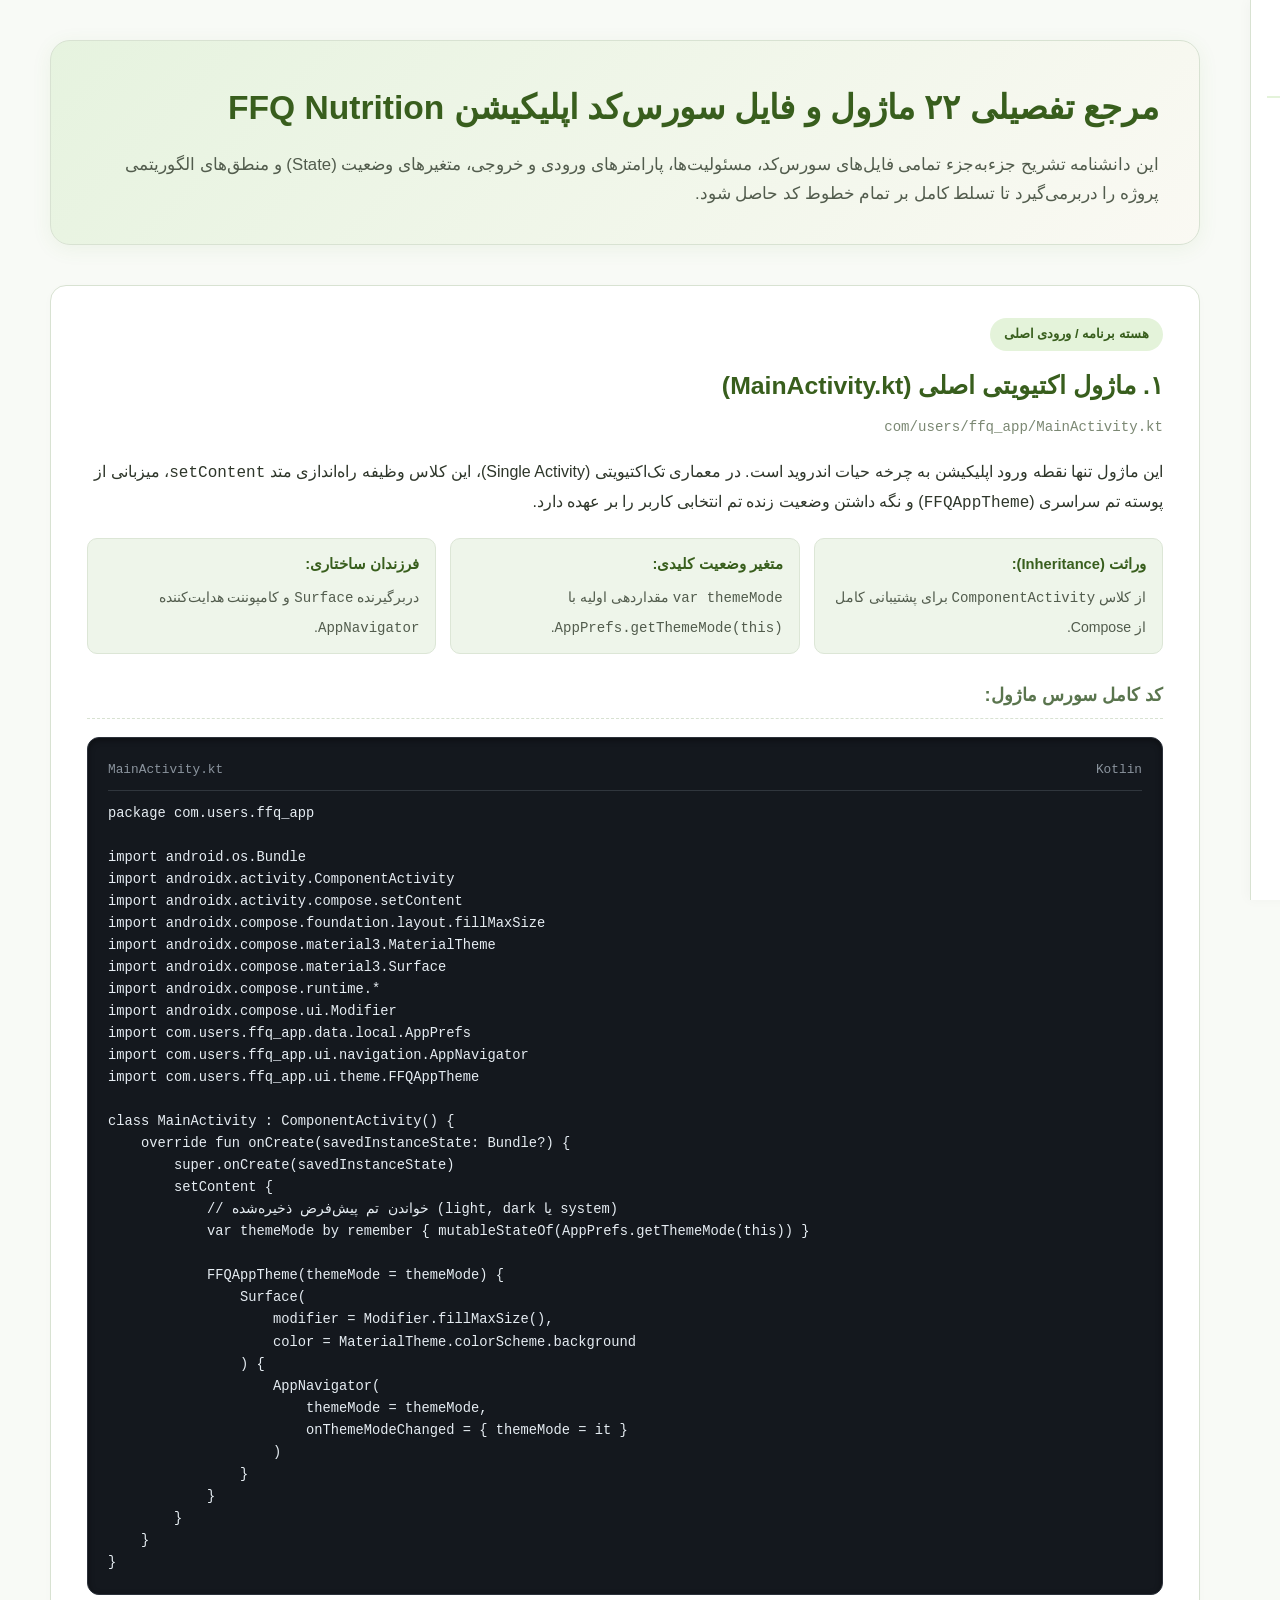
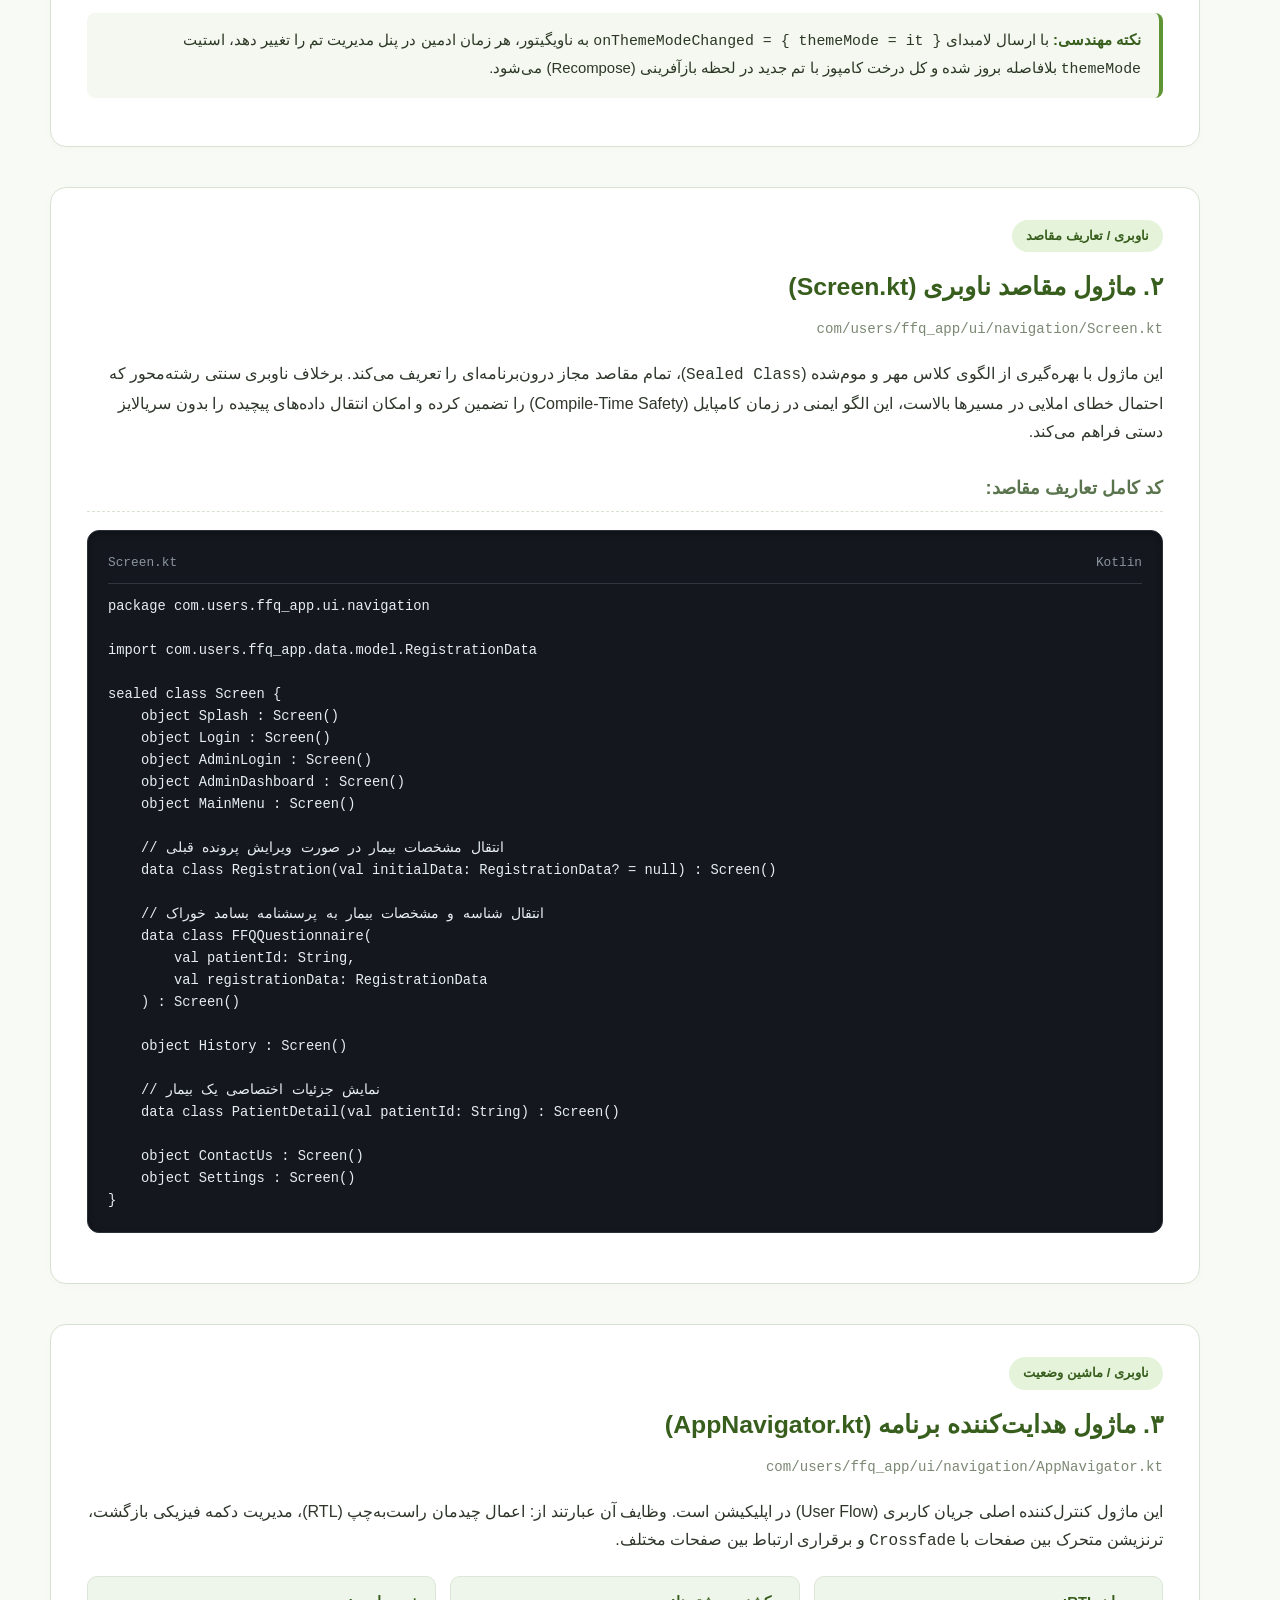
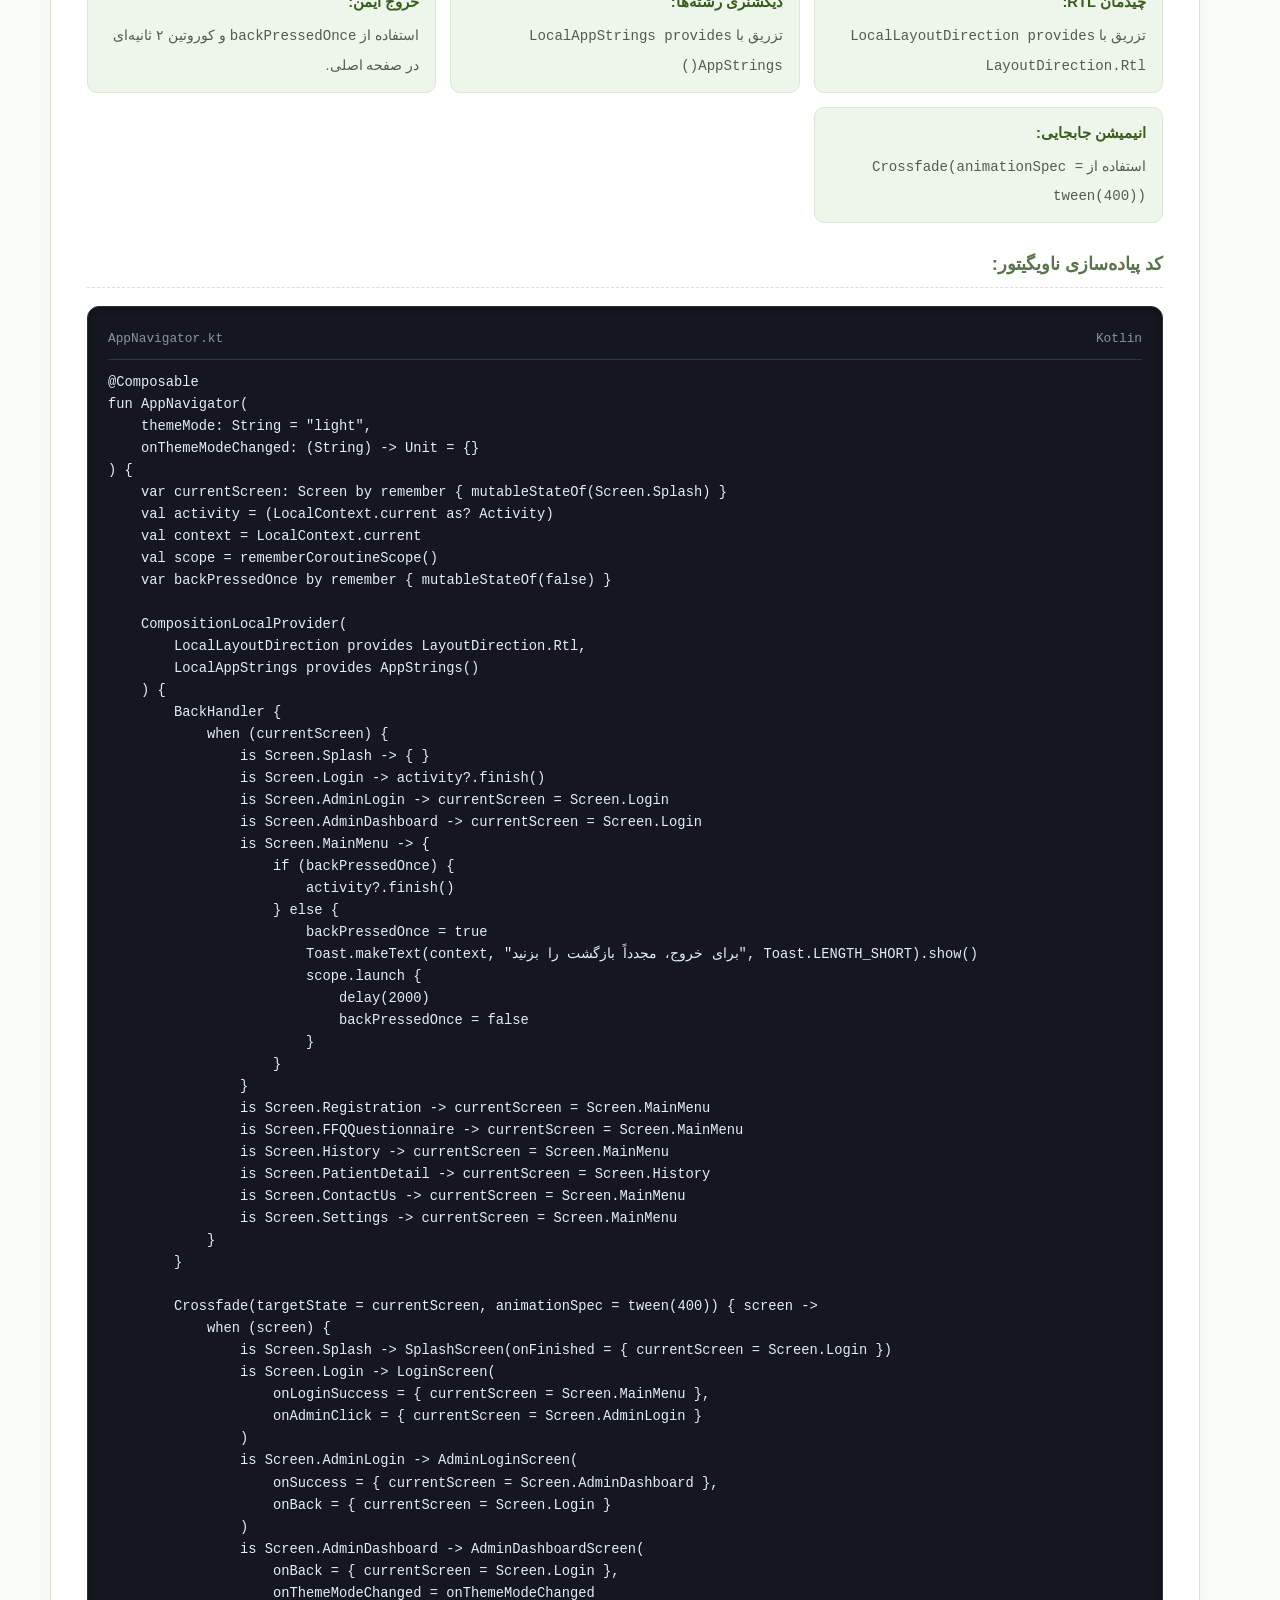
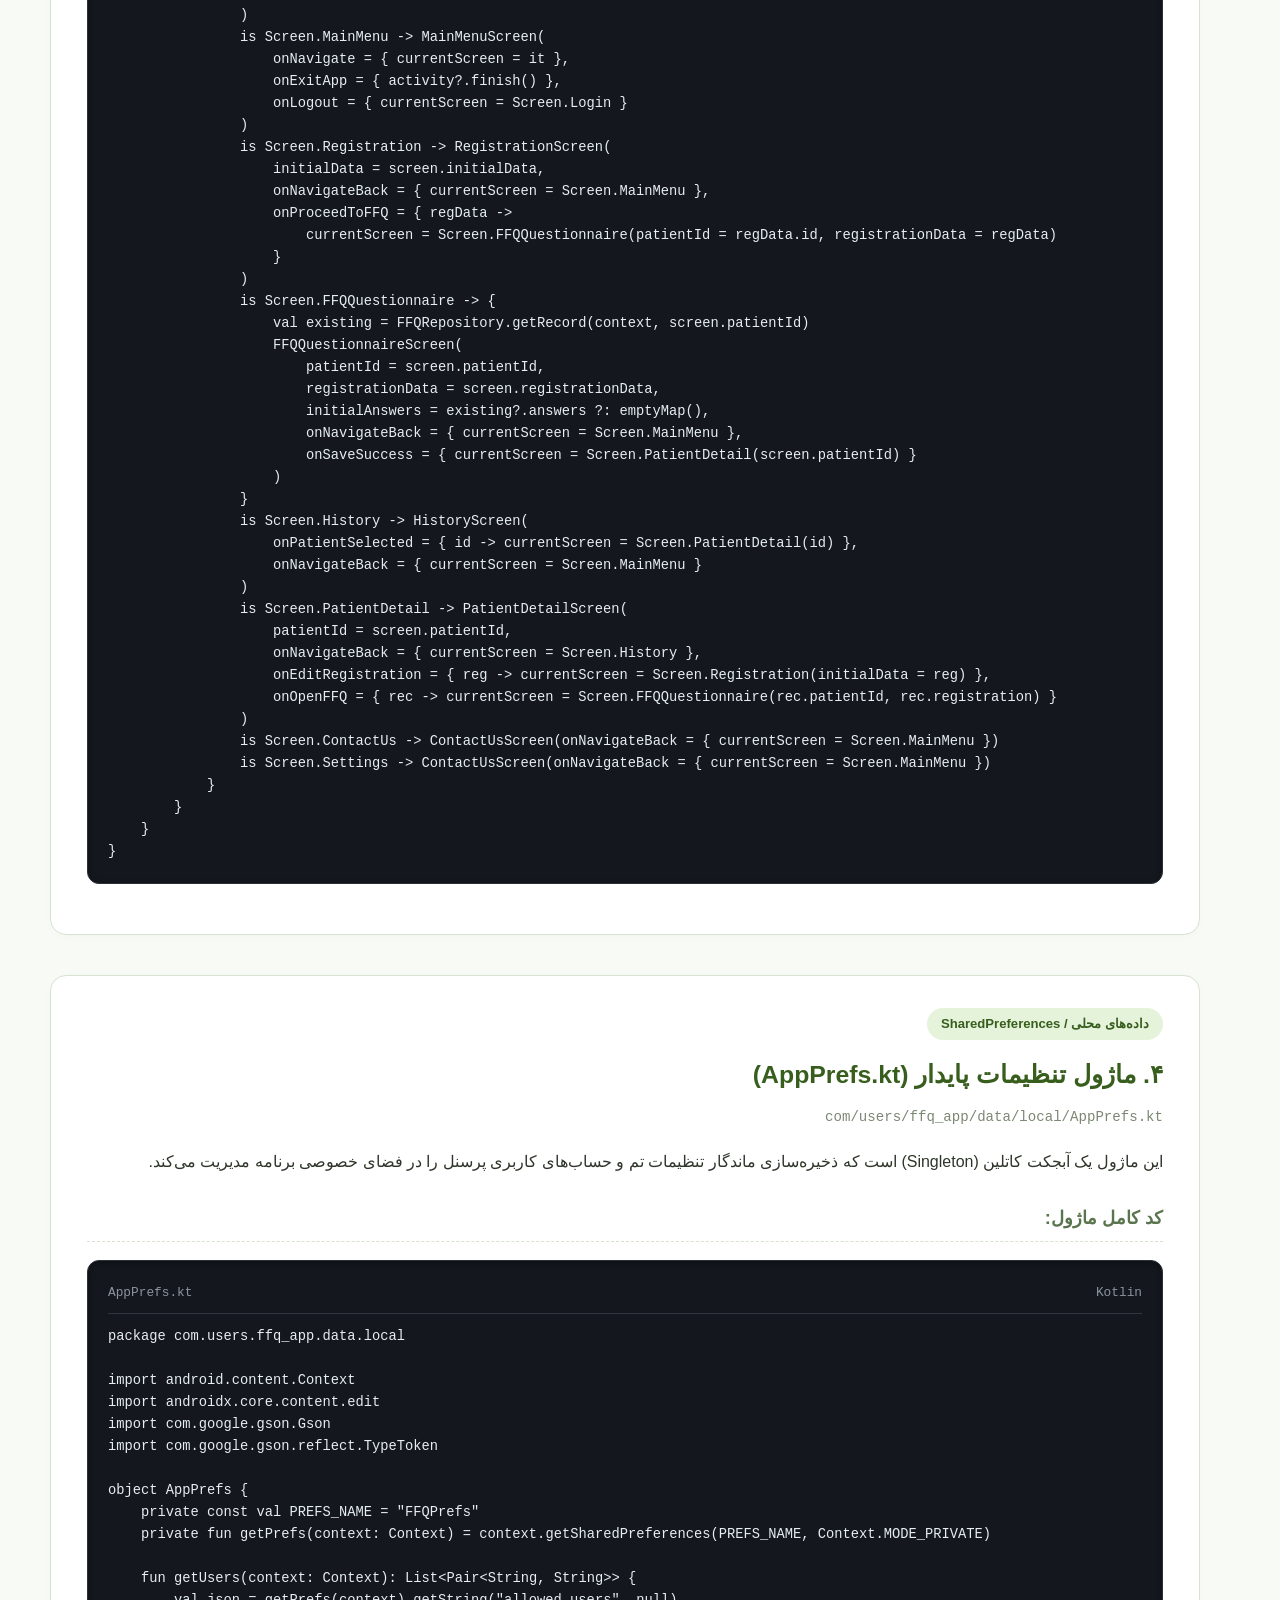
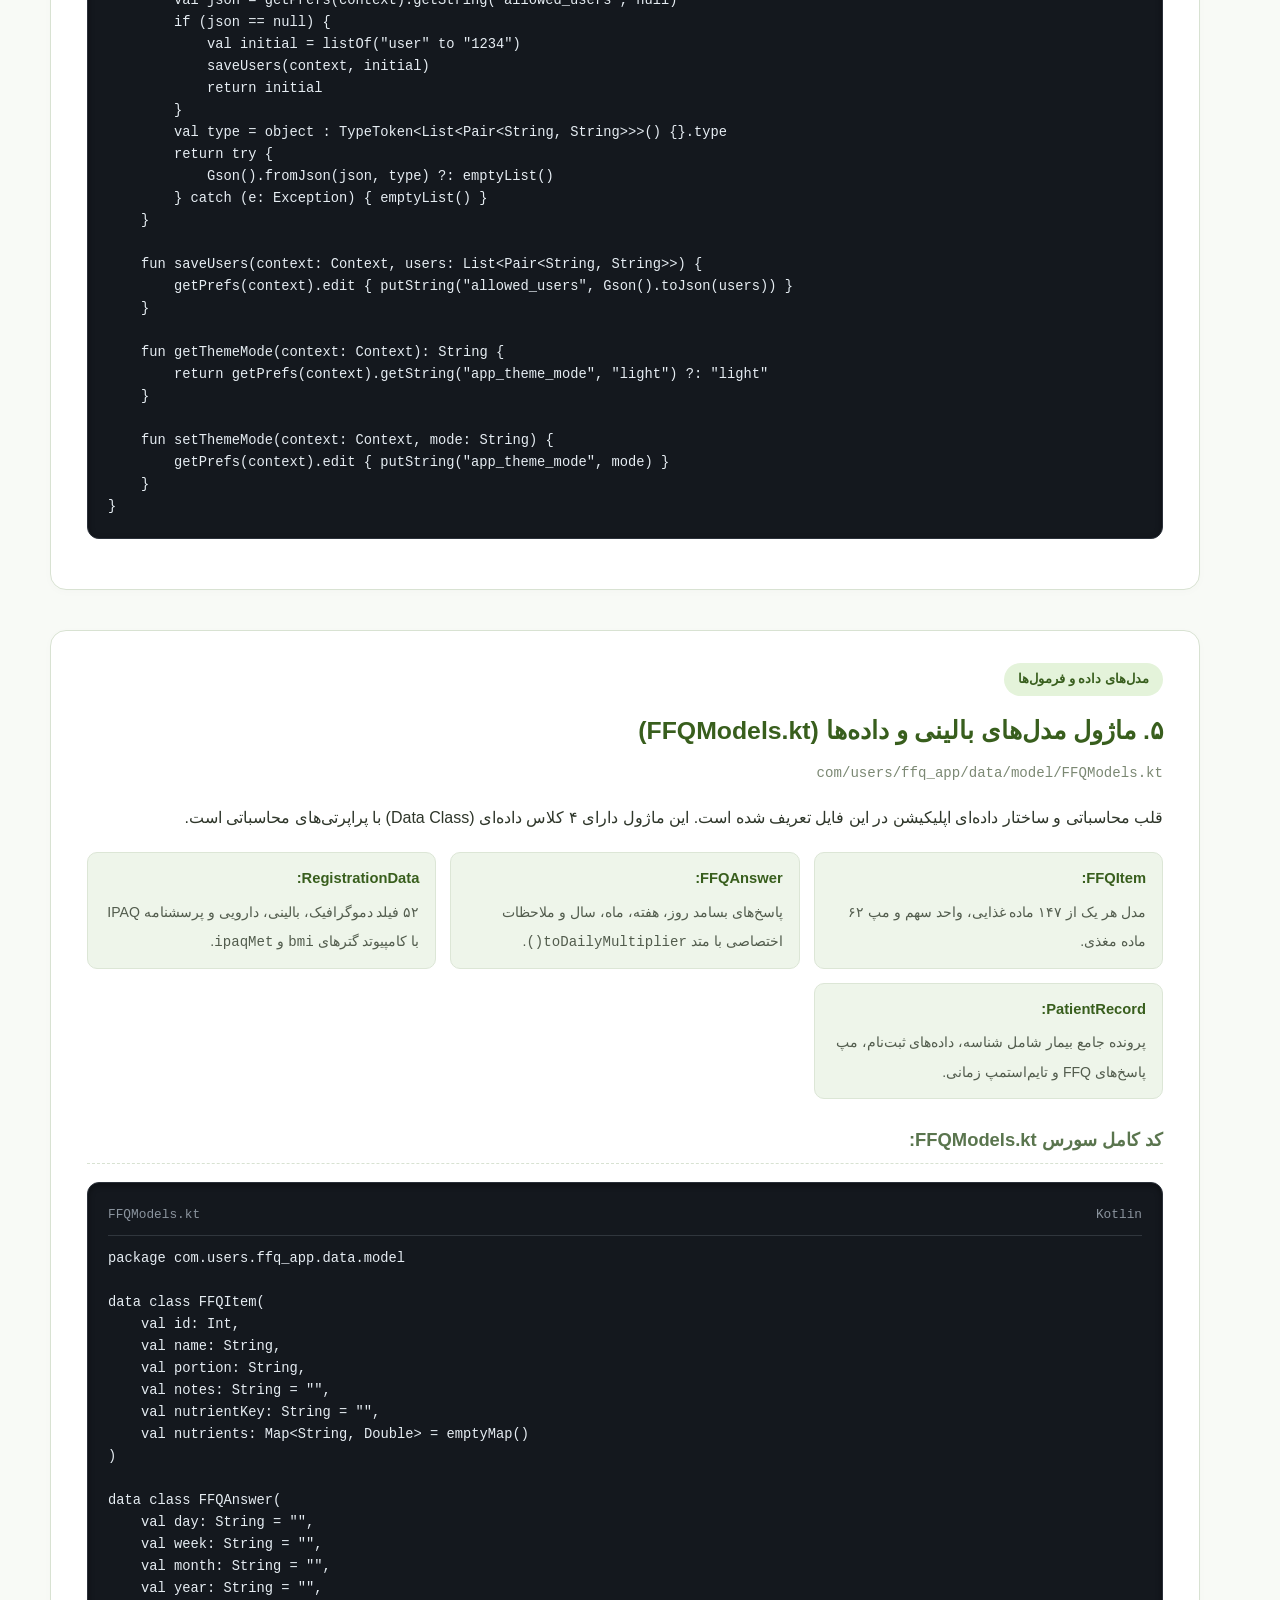
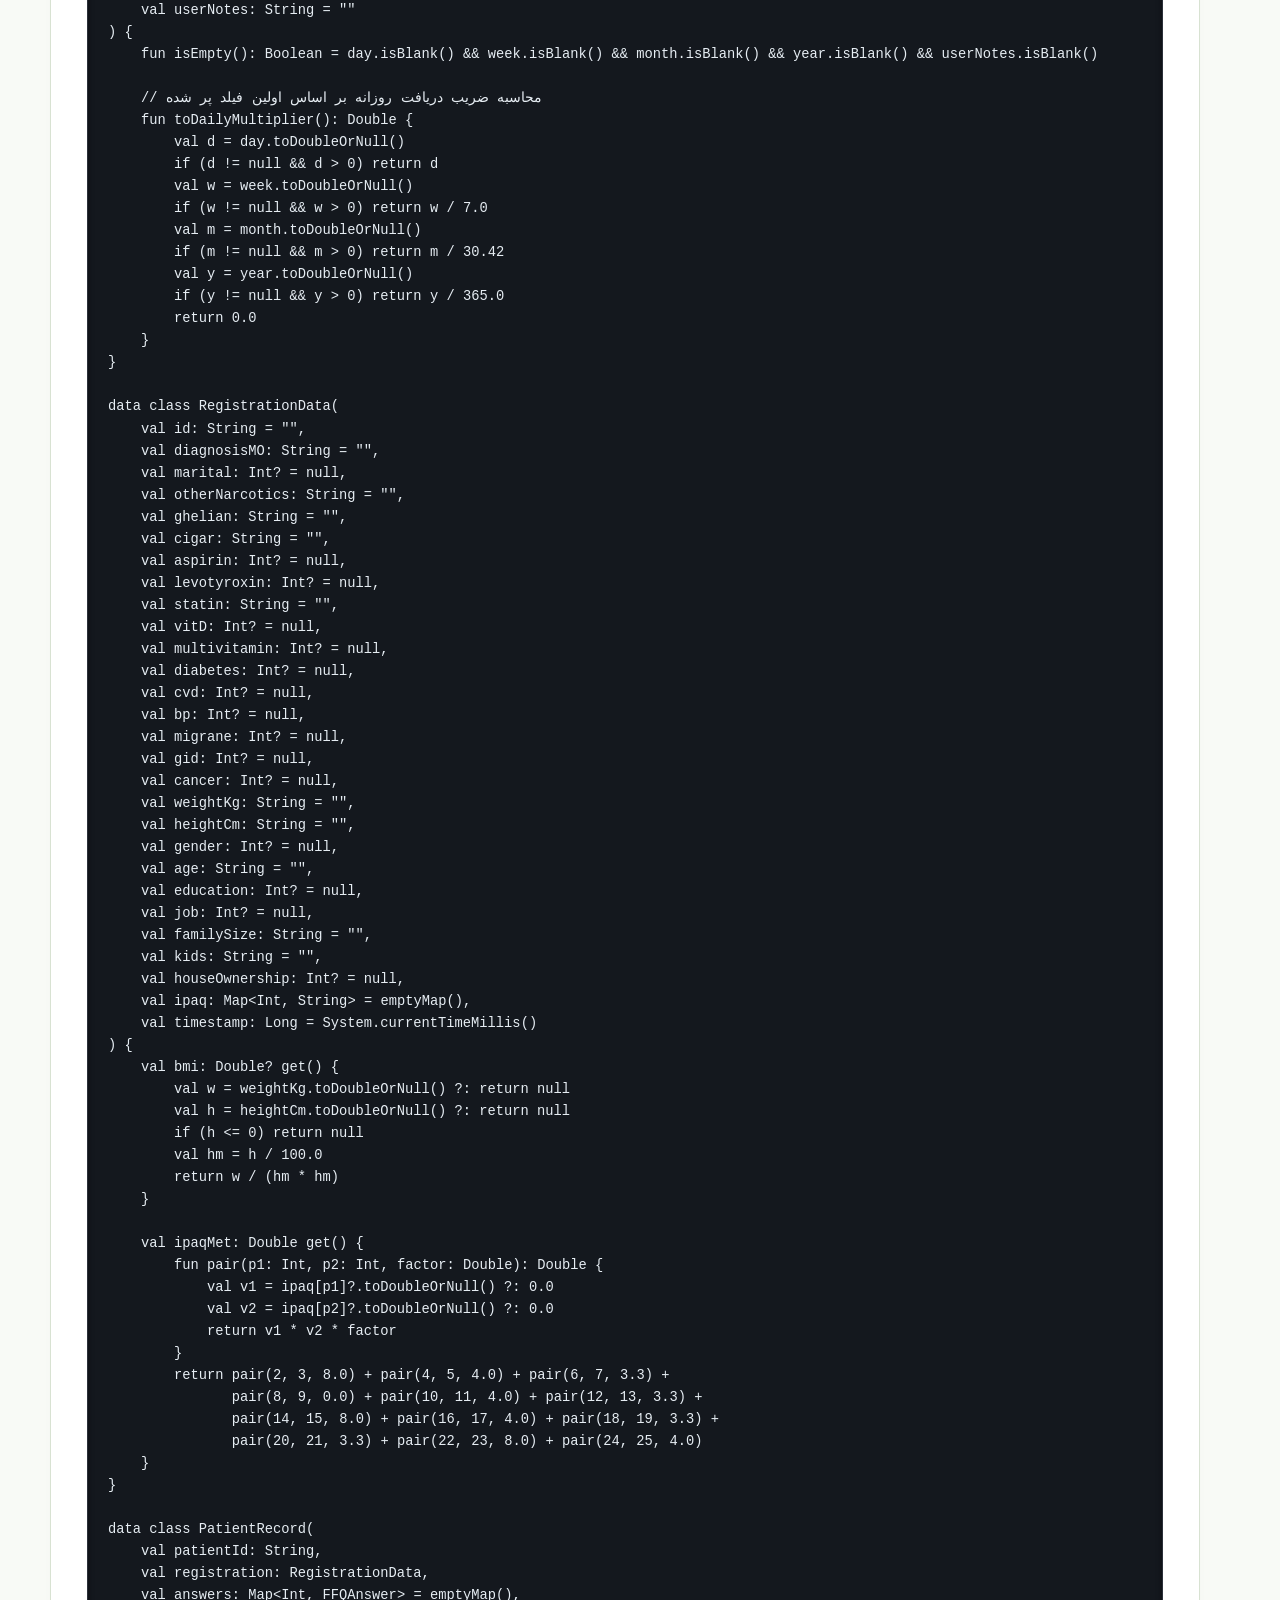
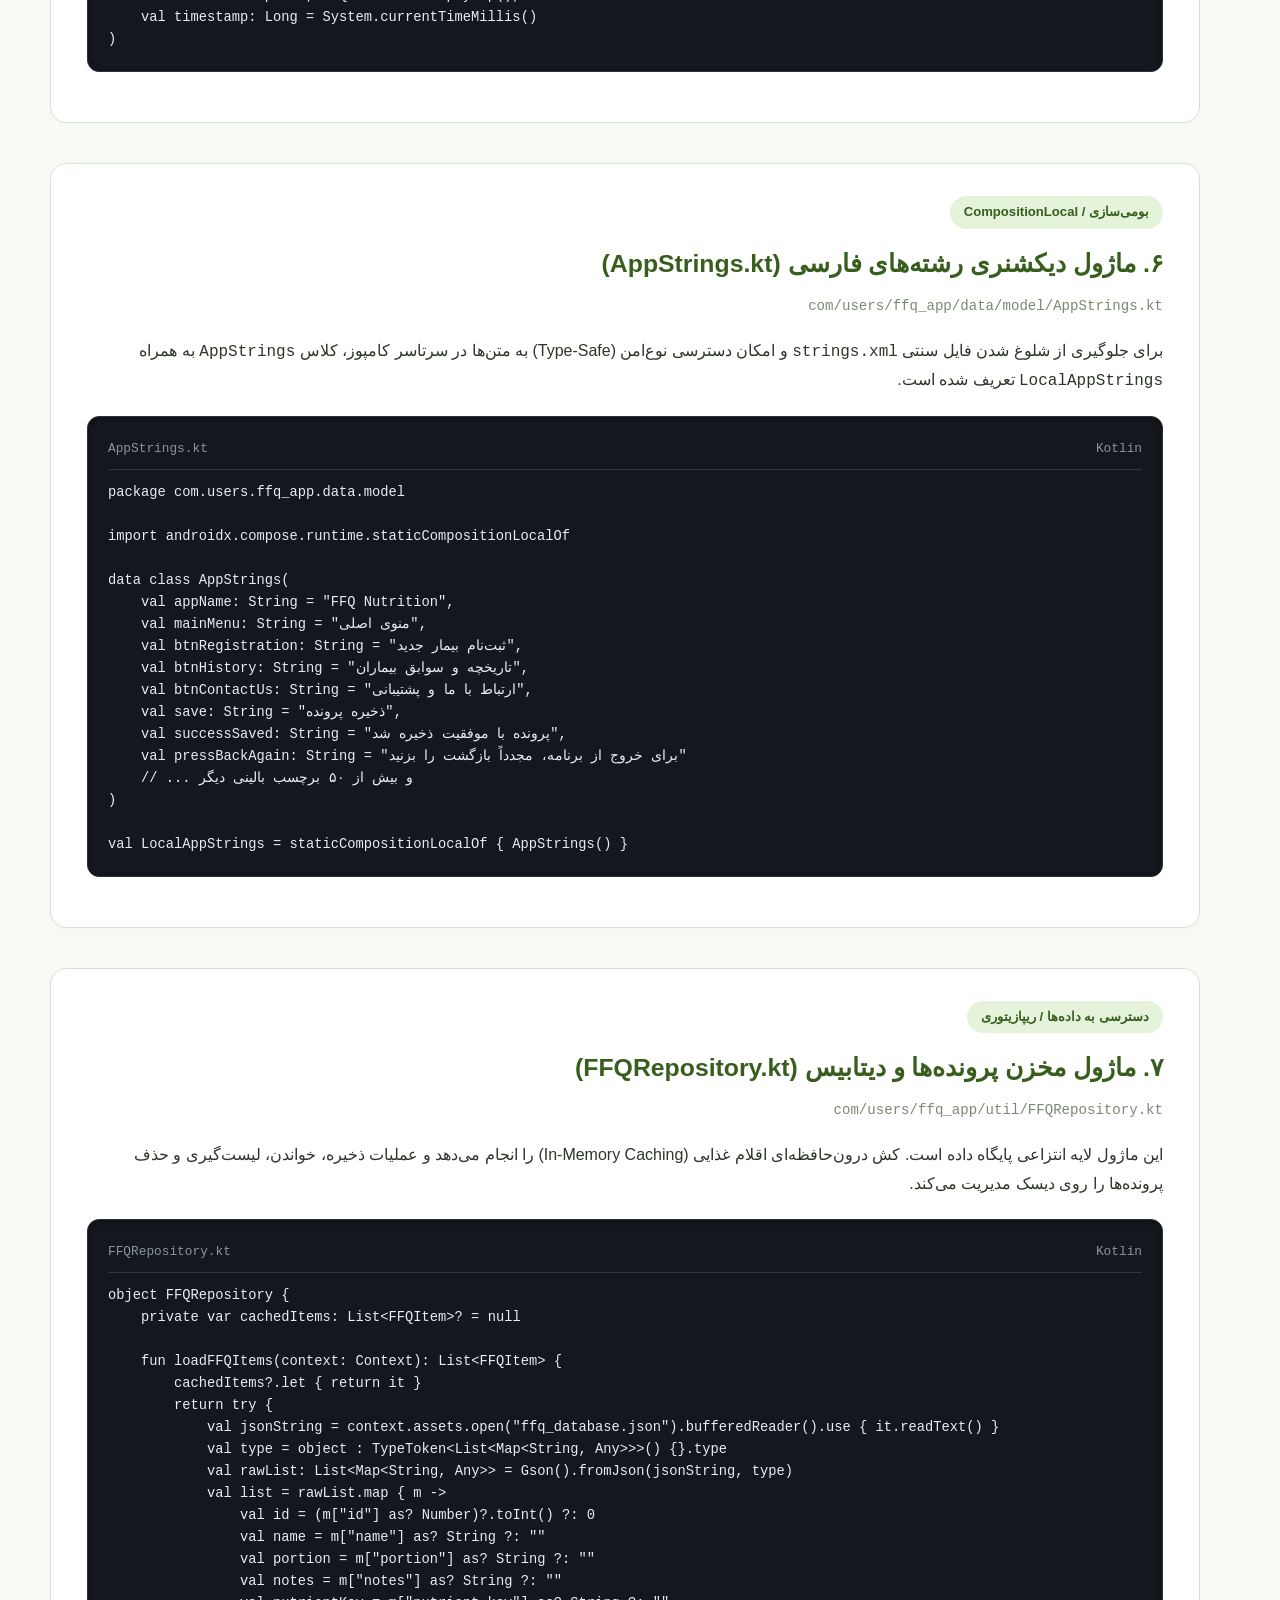
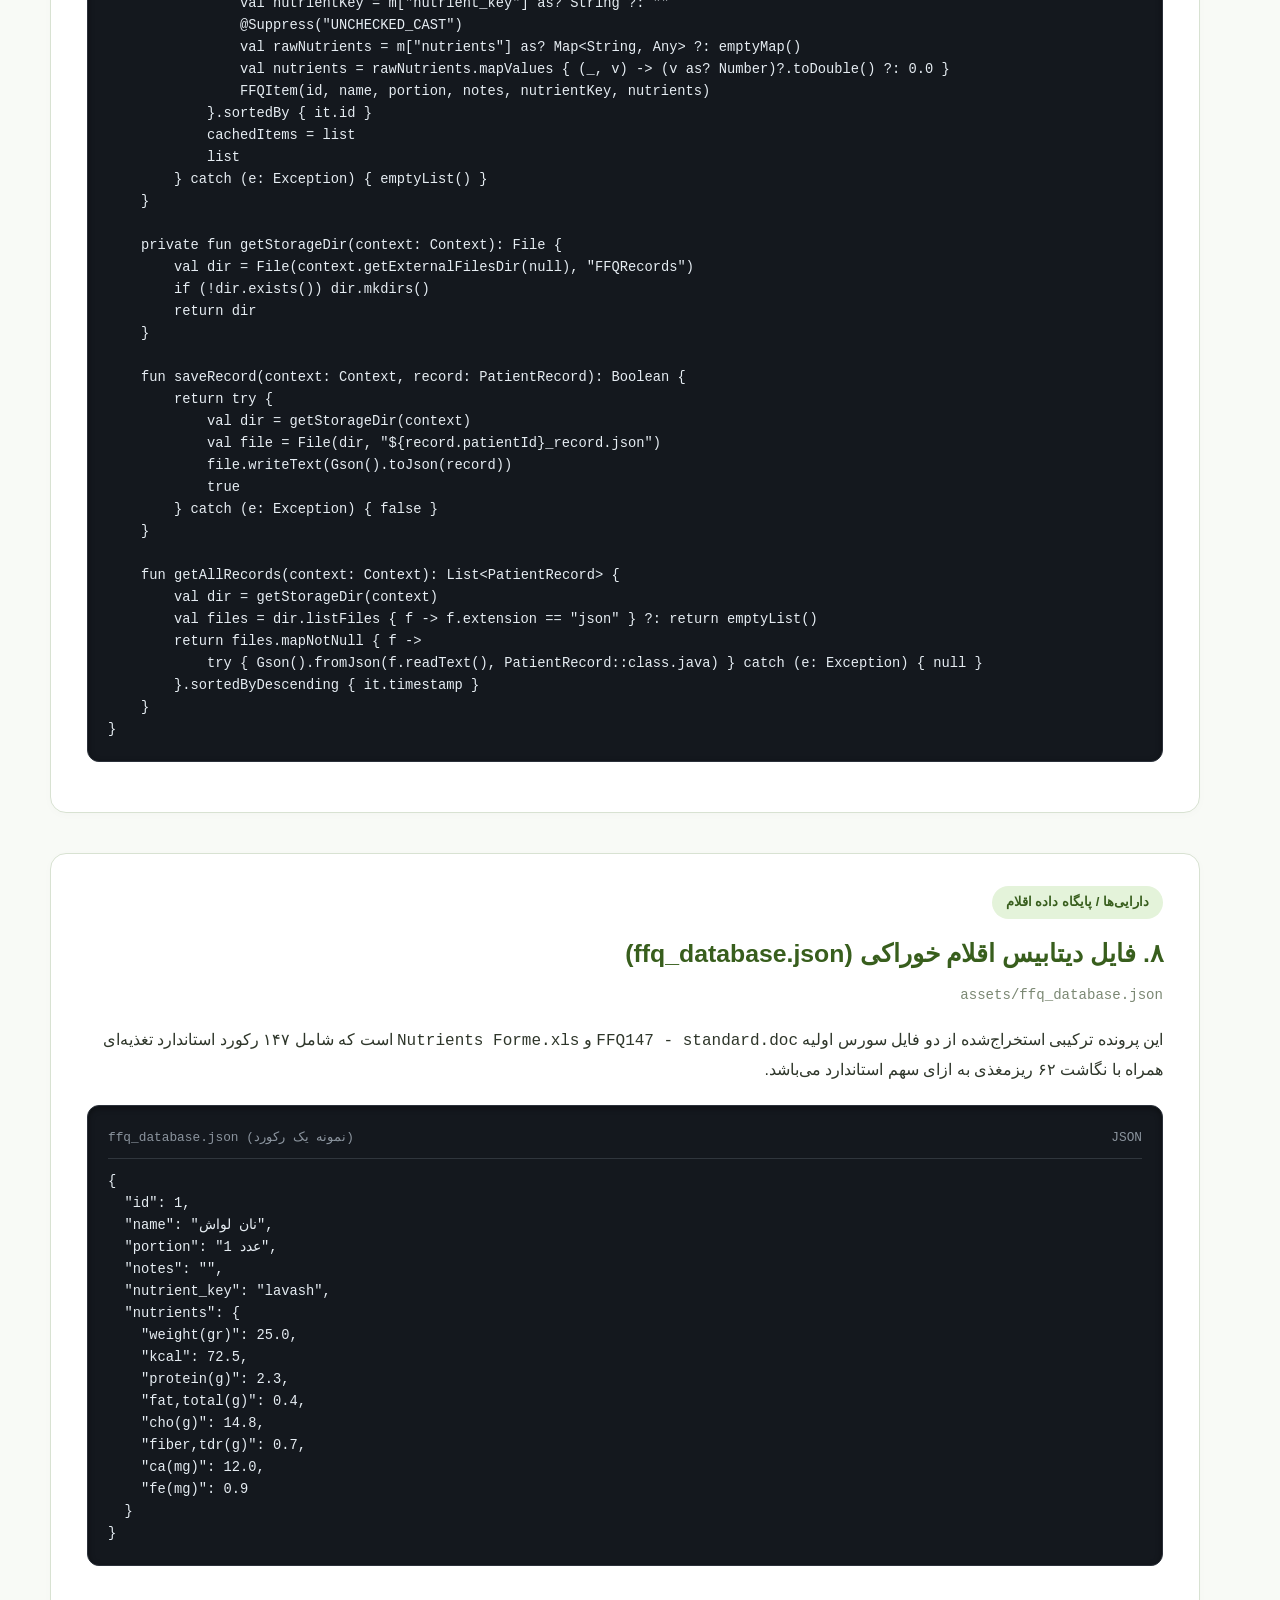
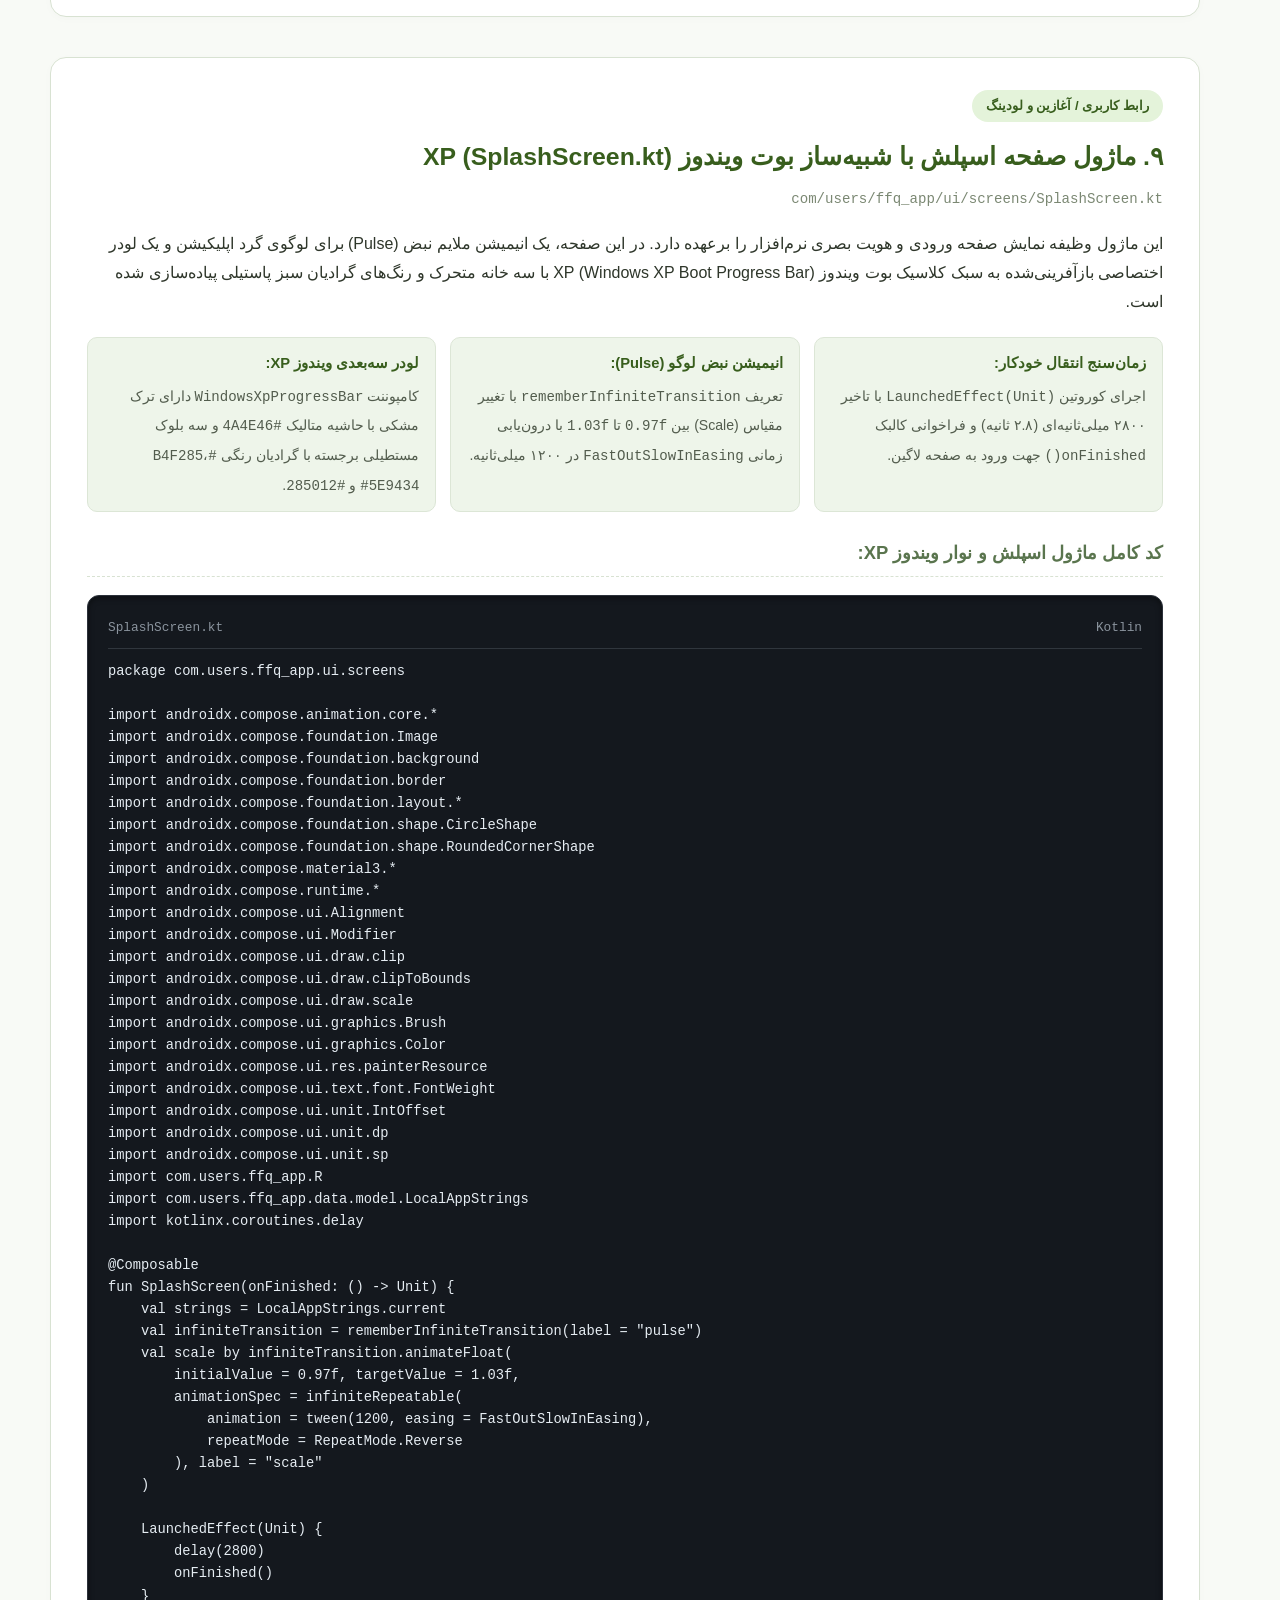
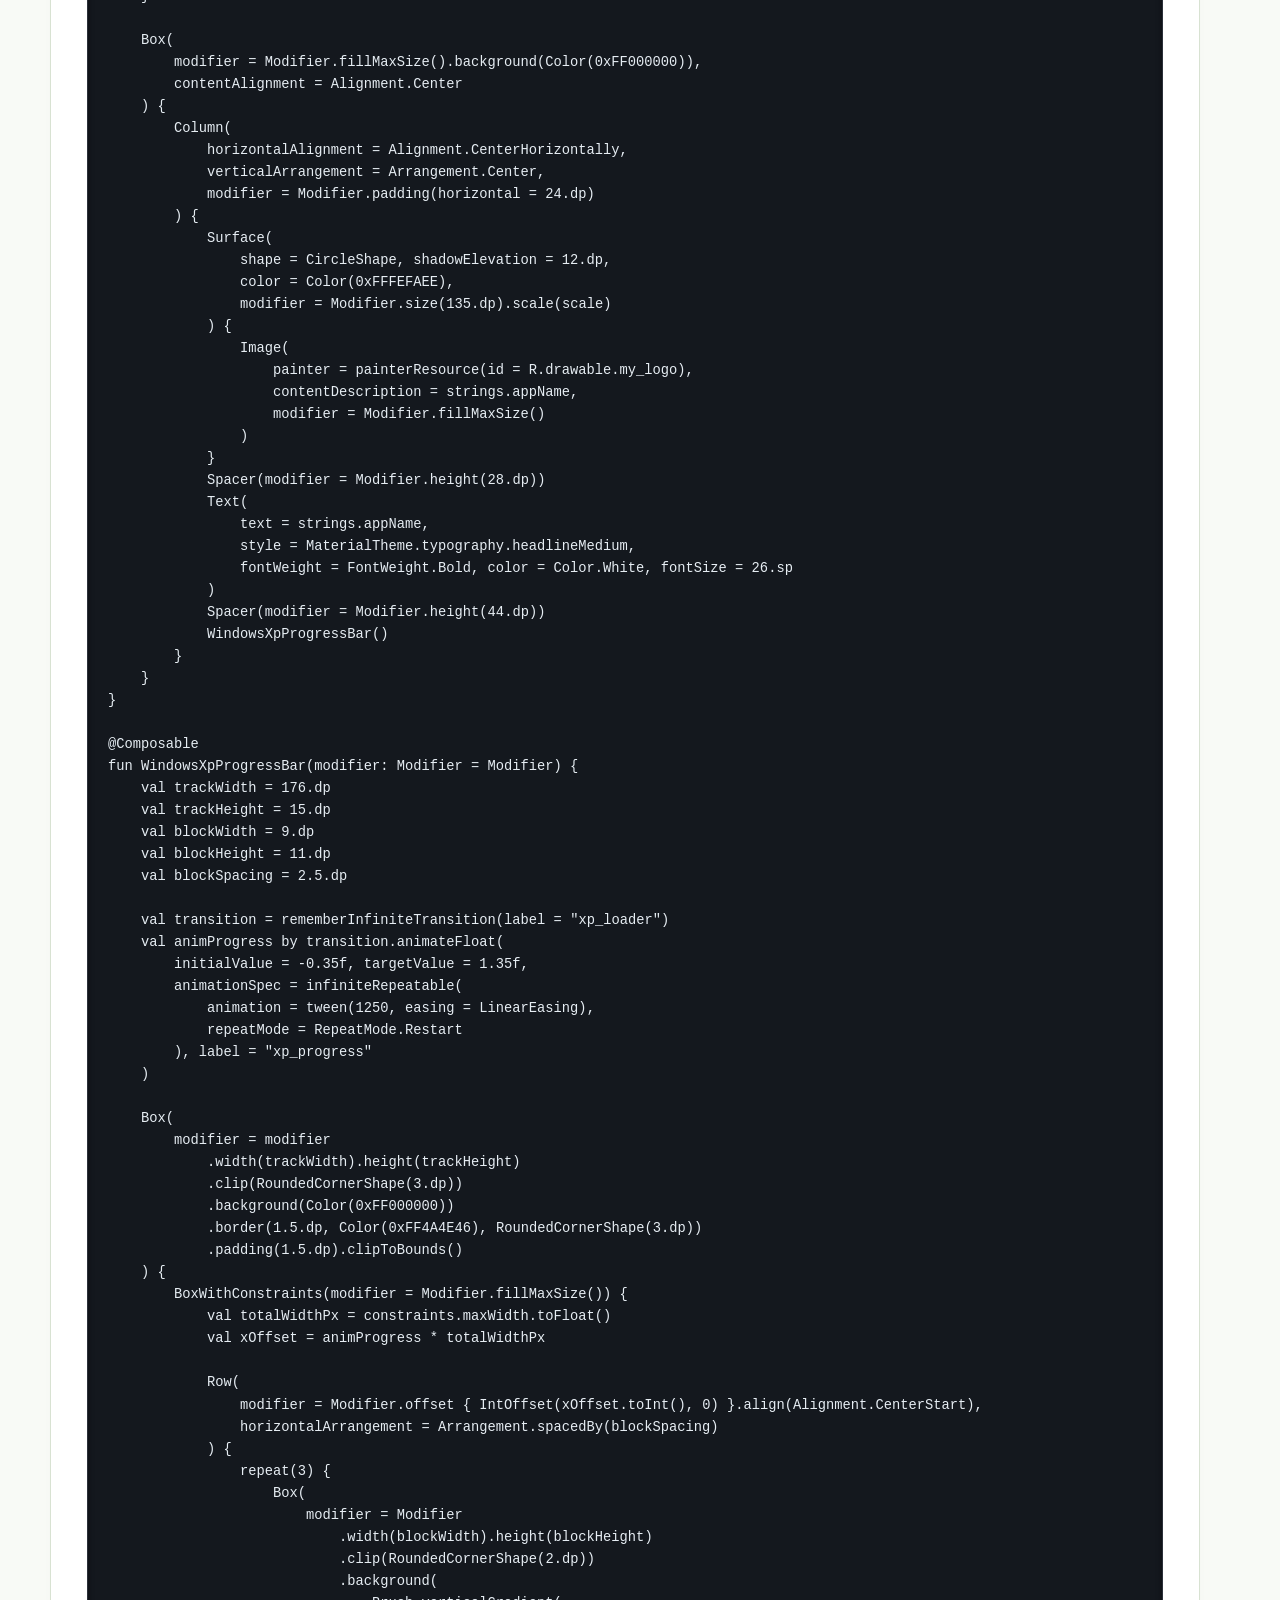
<file: FFQ/FFQ_App_Complete_Module_Reference.html>
<!DOCTYPE html>
<html lang="fa" dir="rtl">
<head>
    <meta charset="UTF-8">
    <meta name="viewport" content="width=device-width, initial-scale=1.0">
    <title>دانشنامه جامع ۲۲ ماژول و فایل سورس‌کد اپلیکیشن FFQ Nutrition</title>
    <style>
        :root {
            --primary: #5E9434;
            --primary-dark: #385E1D;
            --primary-light: #8DC967;
            --primary-container: #E4F3DA;
            --secondary: #5A754E;
            --bg-color: #F8FAF6;
            --surface: #FFFFFF;
            --text-main: #1A1F16;
            --text-muted: #525C4D;
            --border: #D8E2D2;
            --code-bg: #14181E;
            --code-text: #E6EDF3;
            --tag-bg: #EEF5EA;
        }

        * { box-sizing: border-box; margin: 0; padding: 0; }
        body {
            font-family: Vazirmatn, Tahoma, -apple-system, BlinkMacSystemFont, "Segoe UI", Roboto, sans-serif;
            background-color: var(--bg-color);
            color: var(--text-main);
            line-height: 1.85;
        }

        .layout { display: flex; min-height: 100vh; }

        /* Sidebar Tree */
        .sidebar {
            width: 350px;
            background: #FFFFFF;
            border-left: 1px solid var(--border);
            position: sticky;
            top: 0;
            height: 100vh;
            overflow-y: auto;
            padding: 24px 16px;
            flex-shrink: 0;
            box-shadow: -2px 0 12px rgba(0,0,0,0.03);
        }

        .sidebar-header {
            padding-bottom: 16px;
            border-bottom: 2px solid var(--primary-container);
            margin-bottom: 18px;
            display: flex;
            align-items: center;
            gap: 12px;
        }

        .sidebar-header .icon {
            width: 46px;
            height: 46px;
            background: #FEFAEE;
            border: 2px solid var(--primary);
            border-radius: 50%;
            display: flex;
            align-items: center;
            justify-content: center;
            font-size: 24px;
        }

        .sidebar-header h2 {
            font-size: 1.15rem;
            color: var(--primary-dark);
            font-weight: 800;
        }

        .module-group-title {
            font-size: 0.8rem;
            font-weight: 800;
            text-transform: uppercase;
            color: var(--primary);
            margin: 18px 8px 6px 8px;
            letter-spacing: 0.5px;
        }

        .sidebar-menu { list-style: none; }
        .sidebar-menu li { margin-bottom: 3px; }
        .sidebar-menu a {
            display: block;
            padding: 6px 12px;
            color: var(--text-muted);
            text-decoration: none;
            border-radius: 6px;
            font-size: 0.85rem;
            font-weight: 500;
            transition: all 0.2s ease;
        }

        .sidebar-menu a:hover {
            background: var(--primary-container);
            color: var(--primary-dark);
            font-weight: 700;
            padding-right: 18px;
        }

        /* Main Content */
        .content {
            flex-grow: 1;
            padding: 40px 50px;
            max-width: 1250px;
        }

        .hero-banner {
            background: linear-gradient(135deg, #E6F3DF 0%, #FAF9F3 100%);
            border: 1px solid var(--border);
            border-radius: 20px;
            padding: 36px 40px;
            margin-bottom: 40px;
            box-shadow: 0 4px 20px rgba(94, 148, 52, 0.08);
        }

        .hero-banner h1 {
            color: var(--primary-dark);
            font-size: 2.1rem;
            font-weight: 900;
            margin-bottom: 12px;
        }

        .hero-banner p {
            color: var(--text-muted);
            font-size: 1.05rem;
            line-height: 1.7;
        }

        /* Module Card */
        .module-card {
            background: var(--surface);
            border: 1px solid var(--border);
            border-radius: 16px;
            padding: 32px 36px;
            margin-bottom: 40px;
            box-shadow: 0 2px 10px rgba(0,0,0,0.02);
            scroll-margin-top: 20px;
        }

        .module-badge {
            display: inline-block;
            background: var(--primary-container);
            color: var(--primary-dark);
            padding: 4px 14px;
            border-radius: 20px;
            font-size: 0.82rem;
            font-weight: 800;
            margin-bottom: 12px;
        }

        .module-title {
            color: var(--primary-dark);
            font-size: 1.55rem;
            font-weight: 800;
            margin-bottom: 6px;
        }

        .module-path {
            font-family: Consolas, monospace;
            font-size: 0.88rem;
            color: #7B8873;
            direction: ltr;
            text-align: right;
            margin-bottom: 18px;
            display: block;
        }

        .module-desc {
            font-size: 1rem;
            color: #2E362A;
            margin-bottom: 20px;
            line-height: 1.8;
        }

        .sub-header {
            color: var(--secondary);
            font-size: 1.15rem;
            font-weight: 750;
            margin: 24px 0 12px 0;
            padding-bottom: 6px;
            border-bottom: 1px dashed var(--border);
        }

        /* Key-Value Details */
        .props-grid {
            display: grid;
            grid-template-columns: repeat(auto-fit, minmax(260px, 1fr));
            gap: 14px;
            margin: 16px 0;
        }

        .prop-item {
            background: var(--tag-bg);
            border-radius: 10px;
            padding: 12px 16px;
            border: 1px solid #DCE6D6;
        }

        .prop-item strong {
            display: block;
            color: var(--primary-dark);
            font-size: 0.92rem;
            margin-bottom: 4px;
        }

        .prop-item span {
            font-size: 0.88rem;
            color: var(--text-muted);
        }

        /* Code Block Styling */
        .code-box {
            direction: ltr;
            text-align: left;
            background: var(--code-bg);
            border-radius: 12px;
            padding: 20px;
            margin: 18px 0;
            overflow-x: auto;
            border: 1px solid #2B313A;
            box-shadow: inset 0 2px 6px rgba(0,0,0,0.4);
        }

        .code-bar {
            display: flex;
            justify-content: space-between;
            border-bottom: 1px solid #30363D;
            padding-bottom: 8px;
            margin-bottom: 12px;
            color: #8B949E;
            font-family: Consolas, monospace;
            font-size: 0.8rem;
        }

        pre {
            font-family: "JetBrains Mono", Consolas, "Courier New", monospace;
            font-size: 0.86rem;
            line-height: 1.6;
            color: var(--code-text);
            margin: 0;
        }

        .callout-box {
            background: #F4F8F1;
            border-right: 4px solid var(--primary);
            padding: 14px 18px;
            border-radius: 8px;
            margin: 16px 0;
            font-size: 0.93rem;
            color: #2C3825;
        }

        .callout-box strong { color: var(--primary-dark); }

        footer {
            text-align: center;
            padding: 40px;
            color: var(--text-muted);
            font-size: 0.9rem;
            border-top: 1px solid var(--border);
            margin-top: 40px;
        }
    </style>
</head>
<body>

<div class="layout">
    <!-- Sidebar -->
    <aside class="sidebar">
        <div class="sidebar-header">
            <div class="icon">🍏</div>
            <div>
                <h2>مرجع ماژول‌های FFQ</h2>
                <div style="font-size: 0.75rem; color: #777;">۲۲ فایل و ماژول پروژه</div>
            </div>
        </div>

        <div class="module-group-title">هسته و ناوبری (Core & Navigation)</div>
        <ul class="sidebar-menu">
            <li><a href="#mod-main">۱. MainActivity.kt</a></li>
            <li><a href="#mod-screen">۲. Screen.kt</a></li>
            <li><a href="#mod-navigator">۳. AppNavigator.kt</a></li>
            <li><a href="#mod-prefs">۴. AppPrefs.kt</a></li>
        </ul>

        <div class="module-group-title">مدل‌ها و پایگاه داده (Data & Models)</div>
        <ul class="sidebar-menu">
            <li><a href="#mod-models">۵. FFQModels.kt</a></li>
            <li><a href="#mod-strings">۶. AppStrings.kt</a></li>
            <li><a href="#mod-repo">۷. FFQRepository.kt</a></li>
            <li><a href="#mod-db">۸. ffq_database.json</a></li>
        </ul>

        <div class="module-group-title">صفحات کاربری (UI Screens)</div>
        <ul class="sidebar-menu">
            <li><a href="#mod-splash">۹. SplashScreen.kt</a></li>
            <li><a href="#mod-login">۱۰. LoginScreen.kt</a></li>
            <li><a href="#mod-admin">۱۱. AdminScreens.kt</a></li>
            <li><a href="#mod-mainmenu">۱۲. MainMenuScreen.kt</a></li>
            <li><a href="#mod-reg">۱۳. RegistrationScreen.kt</a></li>
            <li><a href="#mod-ffq">۱۴. FFQQuestionnaireScreen.kt</a></li>
            <li><a href="#mod-history">۱۵. HistoryScreen.kt</a></li>
            <li><a href="#mod-patient">۱۶. PatientDetailScreen.kt</a></li>
            <li><a href="#mod-contact">۱۷. ContactUsScreen.kt</a></li>
        </ul>

        <div class="module-group-title">موتور اکسل و ابزارها (Utilities)</div>
        <ul class="sidebar-menu">
            <li><a href="#mod-excel">۱۸. ExcelExporter.kt</a></li>
        </ul>

        <div class="module-group-title">سیستم طراحی و تم (Theme & Design)</div>
        <ul class="sidebar-menu">
            <li><a href="#mod-color">۱۹. Color.kt</a></li>
            <li><a href="#mod-theme">۲۰. Theme.kt</a></li>
            <li><a href="#mod-type">۲۱. Type.kt</a></li>
        </ul>

        <div class="module-group-title">پیکربندی سیستم (Configuration)</div>
        <ul class="sidebar-menu">
            <li><a href="#mod-manifest">۲۲. AndroidManifest & Gradle</a></li>
        </ul>
    </aside>

    <!-- Main Content -->
    <main class="content">
        <div class="hero-banner">
            <h1>مرجع تفصیلی ۲۲ ماژول و فایل سورس‌کد اپلیکیشن FFQ Nutrition</h1>
            <p>این دانشنامه تشریح جزء‌به‌جزء تمامی فایل‌های سورس‌کد، مسئولیت‌ها، پارامترهای ورودی و خروجی، متغیرهای وضعیت (State) و منطق‌های الگوریتمی پروژه را دربرمی‌گیرد تا تسلط کامل بر تمام خطوط کد حاصل شود.</p>
        </div>

        <!-- Module 1: MainActivity.kt -->
        <article id="mod-main" class="module-card">
            <span class="module-badge">هسته برنامه / ورودی اصلی</span>
            <h2 class="module-title">۱. ماژول اکتیویتی اصلی (MainActivity.kt)</h2>
            <span class="module-path">com/users/ffq_app/MainActivity.kt</span>
            <p class="module-desc">این ماژول تنها نقطه ورود اپلیکیشن به چرخه حیات اندروید است. در معماری تک‌اکتیویتی (Single Activity)، این کلاس وظیفه راه‌اندازی متد <code>setContent</code>، میزبانی از پوسته تم سراسری (<code>FFQAppTheme</code>) و نگه داشتن وضعیت زنده تم انتخابی کاربر را بر عهده دارد.</p>

            <div class="props-grid">
                <div class="prop-item">
                    <strong>وراثت (Inheritance):</strong>
                    <span>از کلاس <code>ComponentActivity</code> برای پشتیبانی کامل از Compose.</span>
                </div>
                <div class="prop-item">
                    <strong>متغیر وضعیت کلیدی:</strong>
                    <span><code>var themeMode</code> مقداردهی اولیه با <code>AppPrefs.getThemeMode(this)</code>.</span>
                </div>
                <div class="prop-item">
                    <strong>فرزندان ساختاری:</strong>
                    <span>دربرگیرنده <code>Surface</code> و کامپوننت هدایت‌کننده <code>AppNavigator</code>.</span>
                </div>
            </div>

            <div class="sub-header">کد کامل سورس ماژول:</div>
            <div class="code-box">
                <div class="code-bar"><span>MainActivity.kt</span><span>Kotlin</span></div>
                <pre><span class="kw">package</span> com.users.ffq_app

<span class="kw">import</span> android.os.Bundle
<span class="kw">import</span> androidx.activity.ComponentActivity
<span class="kw">import</span> androidx.activity.compose.setContent
<span class="kw">import</span> androidx.compose.foundation.layout.fillMaxSize
<span class="kw">import</span> androidx.compose.material3.MaterialTheme
<span class="kw">import</span> androidx.compose.material3.Surface
<span class="kw">import</span> androidx.compose.runtime.*
<span class="kw">import</span> androidx.compose.ui.Modifier
<span class="kw">import</span> com.users.ffq_app.data.local.AppPrefs
<span class="kw">import</span> com.users.ffq_app.ui.navigation.AppNavigator
<span class="kw">import</span> com.users.ffq_app.ui.theme.FFQAppTheme

<span class="kw">class</span> <span class="dt">MainActivity</span> : <span class="dt">ComponentActivity</span>() {
    <span class="kw">override fun</span> <span class="fn">onCreate</span>(savedInstanceState: <span class="dt">Bundle</span>?) {
        <span class="kw">super</span>.<span class="fn">onCreate</span>(savedInstanceState)
        <span class="fn">setContent</span> {
            <span class="com">// خواندن تم پیش‌فرض ذخیره‌شده (light, dark یا system)</span>
            <span class="kw">var</span> themeMode <span class="kw">by</span> <span class="fn">remember</span> { <span class="fn">mutableStateOf</span>(AppPrefs.<span class="fn">getThemeMode</span>(<span class="kw">this</span>)) }
            
            <span class="fn">FFQAppTheme</span>(themeMode = themeMode) {
                <span class="fn">Surface</span>(
                    modifier = Modifier.<span class="fn">fillMaxSize</span>(),
                    color = MaterialTheme.colorScheme.background
                ) {
                    <span class="fn">AppNavigator</span>(
                        themeMode = themeMode,
                        onThemeModeChanged = { themeMode = it }
                    )
                }
            }
        }
    }
}</pre>
            </div>
            <div class="callout-box">
                <strong>نکته مهندسی:</strong> با ارسال لامبدای <code>onThemeModeChanged = { themeMode = it }</code> به ناویگیتور، هر زمان ادمین در پنل مدیریت تم را تغییر دهد، استیت <code>themeMode</code> بلافاصله بروز شده و کل درخت کامپوز با تم جدید در لحظه بازآفرینی (Recompose) می‌شود.
            </div>
        </article>

        <!-- Module 2: Screen.kt -->
        <article id="mod-screen" class="module-card">
            <span class="module-badge">ناوبری / تعاریف مقاصد</span>
            <h2 class="module-title">۲. ماژول مقاصد ناوبری (Screen.kt)</h2>
            <span class="module-path">com/users/ffq_app/ui/navigation/Screen.kt</span>
            <p class="module-desc">این ماژول با بهره‌گیری از الگوی کلاس مهر و موم‌شده (<code>Sealed Class</code>)، تمام مقاصد مجاز درون‌برنامه‌ای را تعریف می‌کند. برخلاف ناوبری سنتی رشته‌محور که احتمال خطای املایی در مسیرها بالاست، این الگو ایمنی در زمان کامپایل (Compile-Time Safety) را تضمین کرده و امکان انتقال داده‌های پیچیده را بدون سریالایز دستی فراهم می‌کند.</p>

            <div class="sub-header">کد کامل تعاریف مقاصد:</div>
            <div class="code-box">
                <div class="code-bar"><span>Screen.kt</span><span>Kotlin</span></div>
                <pre><span class="kw">package</span> com.users.ffq_app.ui.navigation

<span class="kw">import</span> com.users.ffq_app.data.model.RegistrationData

<span class="kw">sealed class</span> <span class="dt">Screen</span> {
    <span class="kw">object</span> Splash : <span class="dt">Screen</span>()
    <span class="kw">object</span> Login : <span class="dt">Screen</span>()
    <span class="kw">object</span> AdminLogin : <span class="dt">Screen</span>()
    <span class="kw">object</span> AdminDashboard : <span class="dt">Screen</span>()
    <span class="kw">object</span> MainMenu : <span class="dt">Screen</span>()
    
    <span class="com">// انتقال مشخصات بیمار در صورت ویرایش پرونده قبلی</span>
    <span class="kw">data class</span> Registration(<span class="kw">val</span> initialData: <span class="dt">RegistrationData</span>? = <span class="kw">null</span>) : <span class="dt">Screen</span>()
    
    <span class="com">// انتقال شناسه و مشخصات بیمار به پرسشنامه بسامد خوراک</span>
    <span class="kw">data class</span> FFQQuestionnaire(
        <span class="kw">val</span> patientId: <span class="dt">String</span>,
        <span class="kw">val</span> registrationData: <span class="dt">RegistrationData</span>
    ) : <span class="dt">Screen</span>()
    
    <span class="kw">object</span> History : <span class="dt">Screen</span>()
    
    <span class="com">// نمایش جزئیات اختصاصی یک بیمار</span>
    <span class="kw">data class</span> PatientDetail(<span class="kw">val</span> patientId: <span class="dt">String</span>) : <span class="dt">Screen</span>()
    
    <span class="kw">object</span> ContactUs : <span class="dt">Screen</span>()
    <span class="kw">object</span> Settings : <span class="dt">Screen</span>()
}</pre>
            </div>
        </article>

        <!-- Module 3: AppNavigator.kt -->
        <article id="mod-navigator" class="module-card">
            <span class="module-badge">ناوبری / ماشین وضعیت</span>
            <h2 class="module-title">۳. ماژول هدایت‌کننده برنامه (AppNavigator.kt)</h2>
            <span class="module-path">com/users/ffq_app/ui/navigation/AppNavigator.kt</span>
            <p class="module-desc">این ماژول کنترل‌کننده اصلی جریان کاربری (User Flow) در اپلیکیشن است. وظایف آن عبارتند از: اعمال چیدمان راست‌به‌چپ (RTL)، مدیریت دکمه فیزیکی بازگشت، ترنزیشن متحرک بین صفحات با <code>Crossfade</code> و برقراری ارتباط بین صفحات مختلف.</p>

            <div class="props-grid">
                <div class="prop-item">
                    <strong>چیدمان RTL:</strong>
                    <span>تزریق با <code>LocalLayoutDirection provides LayoutDirection.Rtl</code></span>
                </div>
                <div class="prop-item">
                    <strong>دیکشنری رشته‌ها:</strong>
                    <span>تزریق با <code>LocalAppStrings provides AppStrings()</code></span>
                </div>
                <div class="prop-item">
                    <strong>خروج ایمن:</strong>
                    <span>استفاده از <code>backPressedOnce</code> و کوروتین ۲ ثانیه‌ای در صفحه اصلی.</span>
                </div>
                <div class="prop-item">
                    <strong>انیمیشن جابجایی:</strong>
                    <span>استفاده از <code>Crossfade(animationSpec = tween(400))</code></span>
                </div>
            </div>

            <div class="sub-header">کد پیاده‌سازی ناویگیتور:</div>
            <div class="code-box">
                <div class="code-bar"><span>AppNavigator.kt</span><span>Kotlin</span></div>
                <pre><span class="ann">@Composable</span>
<span class="kw">fun</span> <span class="fn">AppNavigator</span>(
    themeMode: <span class="dt">String</span> = <span class="str">"light"</span>,
    onThemeModeChanged: (<span class="dt">String</span>) -> <span class="dt">Unit</span> = {}
) {
    <span class="kw">var</span> currentScreen: <span class="dt">Screen</span> <span class="kw">by</span> <span class="fn">remember</span> { <span class="fn">mutableStateOf</span>(Screen.Splash) }
    <span class="kw">val</span> activity = (LocalContext.current <span class="kw">as</span>? <span class="dt">Activity</span>)
    <span class="kw">val</span> context = LocalContext.current
    <span class="kw">val</span> scope = <span class="fn">rememberCoroutineScope</span>()
    <span class="kw">var</span> backPressedOnce <span class="kw">by</span> <span class="fn">remember</span> { <span class="fn">mutableStateOf</span>(<span class="kw">false</span>) }

    <span class="fn">CompositionLocalProvider</span>(
        LocalLayoutDirection <span class="kw">provides</span> LayoutDirection.Rtl,
        LocalAppStrings <span class="kw">provides</span> <span class="fn">AppStrings</span>()
    ) {
        <span class="fn">BackHandler</span> {
            <span class="kw">when</span> (currentScreen) {
                <span class="kw">is</span> Screen.Splash -> { }
                <span class="kw">is</span> Screen.Login -> activity?.<span class="fn">finish</span>()
                <span class="kw">is</span> Screen.AdminLogin -> currentScreen = Screen.Login
                <span class="kw">is</span> Screen.AdminDashboard -> currentScreen = Screen.Login
                <span class="kw">is</span> Screen.MainMenu -> {
                    <span class="kw">if</span> (backPressedOnce) {
                        activity?.<span class="fn">finish</span>()
                    } <span class="kw">else</span> {
                        backPressedOnce = <span class="kw">true</span>
                        Toast.<span class="fn">makeText</span>(context, <span class="str">"برای خروج، مجدداً بازگشت را بزنید"</span>, Toast.LENGTH_SHORT).<span class="fn">show</span>()
                        scope.<span class="fn">launch</span> {
                            <span class="fn">delay</span>(<span class="num">2000</span>)
                            backPressedOnce = <span class="kw">false</span>
                        }
                    }
                }
                <span class="kw">is</span> Screen.Registration -> currentScreen = Screen.MainMenu
                <span class="kw">is</span> Screen.FFQQuestionnaire -> currentScreen = Screen.MainMenu
                <span class="kw">is</span> Screen.History -> currentScreen = Screen.MainMenu
                <span class="kw">is</span> Screen.PatientDetail -> currentScreen = Screen.History
                <span class="kw">is</span> Screen.ContactUs -> currentScreen = Screen.MainMenu
                <span class="kw">is</span> Screen.Settings -> currentScreen = Screen.MainMenu
            }
        }

        <span class="fn">Crossfade</span>(targetState = currentScreen, animationSpec = <span class="fn">tween</span>(<span class="num">400</span>)) { screen ->
            <span class="kw">when</span> (screen) {
                <span class="kw">is</span> Screen.Splash -> <span class="fn">SplashScreen</span>(onFinished = { currentScreen = Screen.Login })
                <span class="kw">is</span> Screen.Login -> <span class="fn">LoginScreen</span>(
                    onLoginSuccess = { currentScreen = Screen.MainMenu },
                    onAdminClick = { currentScreen = Screen.AdminLogin }
                )
                <span class="kw">is</span> Screen.AdminLogin -> <span class="fn">AdminLoginScreen</span>(
                    onSuccess = { currentScreen = Screen.AdminDashboard },
                    onBack = { currentScreen = Screen.Login }
                )
                <span class="kw">is</span> Screen.AdminDashboard -> <span class="fn">AdminDashboardScreen</span>(
                    onBack = { currentScreen = Screen.Login },
                    onThemeModeChanged = onThemeModeChanged
                )
                <span class="kw">is</span> Screen.MainMenu -> <span class="fn">MainMenuScreen</span>(
                    onNavigate = { currentScreen = it },
                    onExitApp = { activity?.<span class="fn">finish</span>() },
                    onLogout = { currentScreen = Screen.Login }
                )
                <span class="kw">is</span> Screen.Registration -> <span class="fn">RegistrationScreen</span>(
                    initialData = screen.initialData,
                    onNavigateBack = { currentScreen = Screen.MainMenu },
                    onProceedToFFQ = { regData ->
                        currentScreen = Screen.<span class="fn">FFQQuestionnaire</span>(patientId = regData.id, registrationData = regData)
                    }
                )
                <span class="kw">is</span> Screen.FFQQuestionnaire -> {
                    <span class="kw">val</span> existing = FFQRepository.<span class="fn">getRecord</span>(context, screen.patientId)
                    <span class="fn">FFQQuestionnaireScreen</span>(
                        patientId = screen.patientId,
                        registrationData = screen.registrationData,
                        initialAnswers = existing?.answers ?: <span class="fn">emptyMap</span>(),
                        onNavigateBack = { currentScreen = Screen.MainMenu },
                        onSaveSuccess = { currentScreen = Screen.<span class="fn">PatientDetail</span>(screen.patientId) }
                    )
                }
                <span class="kw">is</span> Screen.History -> <span class="fn">HistoryScreen</span>(
                    onPatientSelected = { id -> currentScreen = Screen.<span class="fn">PatientDetail</span>(id) },
                    onNavigateBack = { currentScreen = Screen.MainMenu }
                )
                <span class="kw">is</span> Screen.PatientDetail -> <span class="fn">PatientDetailScreen</span>(
                    patientId = screen.patientId,
                    onNavigateBack = { currentScreen = Screen.History },
                    onEditRegistration = { reg -> currentScreen = Screen.<span class="fn">Registration</span>(initialData = reg) },
                    onOpenFFQ = { rec -> currentScreen = Screen.<span class="fn">FFQQuestionnaire</span>(rec.patientId, rec.registration) }
                )
                <span class="kw">is</span> Screen.ContactUs -> <span class="fn">ContactUsScreen</span>(onNavigateBack = { currentScreen = Screen.MainMenu })
                <span class="kw">is</span> Screen.Settings -> <span class="fn">ContactUsScreen</span>(onNavigateBack = { currentScreen = Screen.MainMenu })
            }
        }
    }
}</pre>
            </div>
        </article>

        <!-- Module 4: AppPrefs.kt -->
        <article id="mod-prefs" class="module-card">
            <span class="module-badge">داده‌های محلی / SharedPreferences</span>
            <h2 class="module-title">۴. ماژول تنظیمات پایدار (AppPrefs.kt)</h2>
            <span class="module-path">com/users/ffq_app/data/local/AppPrefs.kt</span>
            <p class="module-desc">این ماژول یک آبجکت کاتلین (Singleton) است که ذخیره‌سازی ماندگار تنظیمات تم و حساب‌های کاربری پرسنل را در فضای خصوصی برنامه مدیریت می‌کند.</p>

            <div class="sub-header">کد کامل ماژول:</div>
            <div class="code-box">
                <div class="code-bar"><span>AppPrefs.kt</span><span>Kotlin</span></div>
                <pre><span class="kw">package</span> com.users.ffq_app.data.local

<span class="kw">import</span> android.content.Context
<span class="kw">import</span> androidx.core.content.edit
<span class="kw">import</span> com.google.gson.Gson
<span class="kw">import</span> com.google.gson.reflect.TypeToken

<span class="kw">object</span> <span class="dt">AppPrefs</span> {
    <span class="kw">private const val</span> PREFS_NAME = <span class="str">"FFQPrefs"</span>
    <span class="kw">private fun</span> <span class="fn">getPrefs</span>(context: <span class="dt">Context</span>) = context.<span class="fn">getSharedPreferences</span>(PREFS_NAME, Context.MODE_PRIVATE)

    <span class="kw">fun</span> <span class="fn">getUsers</span>(context: <span class="dt">Context</span>): <span class="dt">List</span><<span class="dt">Pair</span><<span class="dt">String</span>, <span class="dt">String</span>>> {
        <span class="kw">val</span> json = <span class="fn">getPrefs</span>(context).<span class="fn">getString</span>(<span class="str">"allowed_users"</span>, <span class="kw">null</span>)
        <span class="kw">if</span> (json == <span class="kw">null</span>) {
            <span class="kw">val</span> initial = <span class="fn">listOf</span>(<span class="str">"user"</span> to <span class="str">"1234"</span>)
            <span class="fn">saveUsers</span>(context, initial)
            <span class="kw">return</span> initial
        }
        <span class="kw">val</span> type = <span class="kw">object</span> : <span class="dt">TypeToken</span><<span class="dt">List</span><<span class="dt">Pair</span><<span class="dt">String</span>, <span class="dt">String</span>>>>() {}.type
        <span class="kw">return try</span> {
            <span class="dt">Gson</span>().<span class="fn">fromJson</span>(json, type) ?: <span class="fn">emptyList</span>()
        } <span class="kw">catch</span> (e: <span class="dt">Exception</span>) { <span class="fn">emptyList</span>() }
    }

    <span class="kw">fun</span> <span class="fn">saveUsers</span>(context: <span class="dt">Context</span>, users: <span class="dt">List</span><<span class="dt">Pair</span><<span class="dt">String</span>, <span class="dt">String</span>>>) {
        <span class="fn">getPrefs</span>(context).<span class="fn">edit</span> { <span class="fn">putString</span>(<span class="str">"allowed_users"</span>, <span class="dt">Gson</span>().<span class="fn">toJson</span>(users)) }
    }

    <span class="kw">fun</span> <span class="fn">getThemeMode</span>(context: <span class="dt">Context</span>): <span class="dt">String</span> {
        <span class="kw">return</span> <span class="fn">getPrefs</span>(context).<span class="fn">getString</span>(<span class="str">"app_theme_mode"</span>, <span class="str">"light"</span>) ?: <span class="str">"light"</span>
    }

    <span class="kw">fun</span> <span class="fn">setThemeMode</span>(context: <span class="dt">Context</span>, mode: <span class="dt">String</span>) {
        <span class="fn">getPrefs</span>(context).<span class="fn">edit</span> { <span class="fn">putString</span>(<span class="str">"app_theme_mode", mode) }
    }
}</pre>
            </div>
        </article>

        <!-- Module 5: FFQModels.kt -->
        <article id="mod-models" class="module-card">
            <span class="module-badge">مدل‌های داده و فرمول‌ها</span>
            <h2 class="module-title">۵. ماژول مدل‌های بالینی و داده‌ها (FFQModels.kt)</h2>
            <span class="module-path">com/users/ffq_app/data/model/FFQModels.kt</span>
            <p class="module-desc">قلب محاسباتی و ساختار داده‌ای اپلیکیشن در این فایل تعریف شده است. این ماژول دارای ۴ کلاس داده‌ای (Data Class) با پراپرتی‌های محاسباتی است.</p>

            <div class="props-grid">
                <div class="prop-item">
                    <strong>FFQItem:</strong>
                    <span>مدل هر یک از ۱۴۷ ماده غذایی، واحد سهم و مپ ۶۲ ماده مغذی.</span>
                </div>
                <div class="prop-item">
                    <strong>FFQAnswer:</strong>
                    <span>پاسخ‌های بسامد روز، هفته، ماه، سال و ملاحظات اختصاصی با متد <code>toDailyMultiplier()</code>.</span>
                </div>
                <div class="prop-item">
                    <strong>RegistrationData:</strong>
                    <span>۵۲ فیلد دموگرافیک، بالینی، دارویی و پرسشنامه IPAQ با کامپیوتد گترهای <code>bmi</code> و <code>ipaqMet</code>.</span>
                </div>
                <div class="prop-item">
                    <strong>PatientRecord:</strong>
                    <span>پرونده جامع بیمار شامل شناسه، داده‌های ثبت‌نام، مپ پاسخ‌های FFQ و تایم‌استمپ زمانی.</span>
                </div>
            </div>

            <div class="sub-header">کد کامل سورس FFQModels.kt:</div>
            <div class="code-box">
                <div class="code-bar"><span>FFQModels.kt</span><span>Kotlin</span></div>
                <pre><span class="kw">package</span> com.users.ffq_app.data.model

<span class="kw">data class</span> <span class="dt">FFQItem</span>(
    <span class="kw">val</span> id: <span class="dt">Int</span>,
    <span class="kw">val</span> name: <span class="dt">String</span>,
    <span class="kw">val</span> portion: <span class="dt">String</span>,
    <span class="kw">val</span> notes: <span class="dt">String</span> = <span class="str">""</span>,
    <span class="kw">val</span> nutrientKey: <span class="dt">String</span> = <span class="str">""</span>,
    <span class="kw">val</span> nutrients: <span class="dt">Map</span><<span class="dt">String</span>, <span class="dt">Double</span>> = <span class="fn">emptyMap</span>()
)

<span class="kw">data class</span> <span class="dt">FFQAnswer</span>(
    <span class="kw">val</span> day: <span class="dt">String</span> = <span class="str">""</span>,
    <span class="kw">val</span> week: <span class="dt">String</span> = <span class="str">""</span>,
    <span class="kw">val</span> month: <span class="dt">String</span> = <span class="str">""</span>,
    <span class="kw">val</span> year: <span class="dt">String</span> = <span class="str">""</span>,
    <span class="kw">val</span> userNotes: <span class="dt">String</span> = <span class="str">""</span>
) {
    <span class="kw">fun</span> <span class="fn">isEmpty</span>(): <span class="dt">Boolean</span> = day.<span class="fn">isBlank</span>() && week.<span class="fn">isBlank</span>() && month.<span class="fn">isBlank</span>() && year.<span class="fn">isBlank</span>() && userNotes.<span class="fn">isBlank</span>()
    
    <span class="com">// محاسبه ضریب دریافت روزانه بر اساس اولین فیلد پر شده</span>
    <span class="kw">fun</span> <span class="fn">toDailyMultiplier</span>(): <span class="dt">Double</span> {
        <span class="kw">val</span> d = day.<span class="fn">toDoubleOrNull</span>()
        <span class="kw">if</span> (d != <span class="kw">null</span> && d > <span class="num">0</span>) <span class="kw">return</span> d
        <span class="kw">val</span> w = week.<span class="fn">toDoubleOrNull</span>()
        <span class="kw">if</span> (w != <span class="kw">null</span> && w > <span class="num">0</span>) <span class="kw">return</span> w / <span class="num">7.0</span>
        <span class="kw">val</span> m = month.<span class="fn">toDoubleOrNull</span>()
        <span class="kw">if</span> (m != <span class="kw">null</span> && m > <span class="num">0</span>) <span class="kw">return</span> m / <span class="num">30.42</span>
        <span class="kw">val</span> y = year.<span class="fn">toDoubleOrNull</span>()
        <span class="kw">if</span> (y != <span class="kw">null</span> && y > <span class="num">0</span>) <span class="kw">return</span> y / <span class="num">365.0</span>
        <span class="kw">return</span> <span class="num">0.0</span>
    }
}

<span class="kw">data class</span> <span class="dt">RegistrationData</span>(
    <span class="kw">val</span> id: <span class="dt">String</span> = <span class="str">""</span>,
    <span class="kw">val</span> diagnosisMO: <span class="dt">String</span> = <span class="str">""</span>,
    <span class="kw">val</span> marital: <span class="dt">Int</span>? = <span class="kw">null</span>,
    <span class="kw">val</span> otherNarcotics: <span class="dt">String</span> = <span class="str">""</span>,
    <span class="kw">val</span> ghelian: <span class="dt">String</span> = <span class="str">""</span>,
    <span class="kw">val</span> cigar: <span class="dt">String</span> = <span class="str">""</span>,
    <span class="kw">val</span> aspirin: <span class="dt">Int</span>? = <span class="kw">null</span>,
    <span class="kw">val</span> levotyroxin: <span class="dt">Int</span>? = <span class="kw">null</span>,
    <span class="kw">val</span> statin: <span class="dt">String</span> = <span class="str">""</span>,
    <span class="kw">val</span> vitD: <span class="dt">Int</span>? = <span class="kw">null</span>,
    <span class="kw">val</span> multivitamin: <span class="dt">Int</span>? = <span class="kw">null</span>,
    <span class="kw">val</span> diabetes: <span class="dt">Int</span>? = <span class="kw">null</span>,
    <span class="kw">val</span> cvd: <span class="dt">Int</span>? = <span class="kw">null</span>,
    <span class="kw">val</span> bp: <span class="dt">Int</span>? = <span class="kw">null</span>,
    <span class="kw">val</span> migrane: <span class="dt">Int</span>? = <span class="kw">null</span>,
    <span class="kw">val</span> gid: <span class="dt">Int</span>? = <span class="kw">null</span>,
    <span class="kw">val</span> cancer: <span class="dt">Int</span>? = <span class="kw">null</span>,
    <span class="kw">val</span> weightKg: <span class="dt">String</span> = <span class="str">""</span>,
    <span class="kw">val</span> heightCm: <span class="dt">String</span> = <span class="str">""</span>,
    <span class="kw">val</span> gender: <span class="dt">Int</span>? = <span class="kw">null</span>,
    <span class="kw">val</span> age: <span class="dt">String</span> = <span class="str">""</span>,
    <span class="kw">val</span> education: <span class="dt">Int</span>? = <span class="kw">null</span>,
    <span class="kw">val</span> job: <span class="dt">Int</span>? = <span class="kw">null</span>,
    <span class="kw">val</span> familySize: <span class="dt">String</span> = <span class="str">""</span>,
    <span class="kw">val</span> kids: <span class="dt">String</span> = <span class="str">""</span>,
    <span class="kw">val</span> houseOwnership: <span class="dt">Int</span>? = <span class="kw">null</span>,
    <span class="kw">val</span> ipaq: <span class="dt">Map</span><<span class="dt">Int</span>, <span class="dt">String</span>> = <span class="fn">emptyMap</span>(),
    <span class="kw">val</span> timestamp: <span class="dt">Long</span> = System.<span class="fn">currentTimeMillis</span>()
) {
    <span class="kw">val</span> bmi: <span class="dt">Double</span>? <span class="kw">get</span>() {
        <span class="kw">val</span> w = weightKg.<span class="fn">toDoubleOrNull</span>() ?: <span class="kw">return null</span>
        <span class="kw">val</span> h = heightCm.<span class="fn">toDoubleOrNull</span>() ?: <span class="kw">return null</span>
        <span class="kw">if</span> (h <= <span class="num">0</span>) <span class="kw">return null</span>
        <span class="kw">val</span> hm = h / <span class="num">100.0</span>
        <span class="kw">return</span> w / (hm * hm)
    }

    <span class="kw">val</span> ipaqMet: <span class="dt">Double</span> <span class="kw">get</span>() {
        <span class="kw">fun</span> <span class="fn">pair</span>(p1: <span class="dt">Int</span>, p2: <span class="dt">Int</span>, factor: <span class="dt">Double</span>): <span class="dt">Double</span> {
            <span class="kw">val</span> v1 = ipaq[p1]?.<span class="fn">toDoubleOrNull</span>() ?: <span class="num">0.0</span>
            <span class="kw">val</span> v2 = ipaq[p2]?.<span class="fn">toDoubleOrNull</span>() ?: <span class="num">0.0</span>
            <span class="kw">return</span> v1 * v2 * factor
        }
        <span class="kw">return</span> <span class="fn">pair</span>(<span class="num">2</span>, <span class="num">3</span>, <span class="num">8.0</span>) + <span class="fn">pair</span>(<span class="num">4</span>, <span class="num">5</span>, <span class="num">4.0</span>) + <span class="fn">pair</span>(<span class="num">6</span>, <span class="num">7</span>, <span class="num">3.3</span>) +
               <span class="fn">pair</span>(<span class="num">8</span>, <span class="num">9</span>, <span class="num">0.0</span>) + <span class="fn">pair</span>(<span class="num">10</span>, <span class="num">11</span>, <span class="num">4.0</span>) + <span class="fn">pair</span>(<span class="num">12</span>, <span class="num">13</span>, <span class="num">3.3</span>) +
               <span class="fn">pair</span>(<span class="num">14</span>, <span class="num">15</span>, <span class="num">8.0</span>) + <span class="fn">pair</span>(<span class="num">16</span>, <span class="num">17</span>, <span class="num">4.0</span>) + <span class="fn">pair</span>(<span class="num">18</span>, <span class="num">19</span>, <span class="num">3.3</span>) +
               <span class="fn">pair</span>(<span class="num">20</span>, <span class="num">21</span>, <span class="num">3.3</span>) + <span class="fn">pair</span>(<span class="num">22</span>, <span class="num">23</span>, <span class="num">8.0</span>) + <span class="fn">pair</span>(<span class="num">24</span>, <span class="num">25</span>, <span class="num">4.0</span>)
    }
}

<span class="kw">data class</span> <span class="dt">PatientRecord</span>(
    <span class="kw">val</span> patientId: <span class="dt">String</span>,
    <span class="kw">val</span> registration: <span class="dt">RegistrationData</span>,
    <span class="kw">val</span> answers: <span class="dt">Map</span><<span class="dt">Int</span>, <span class="dt">FFQAnswer</span>> = <span class="fn">emptyMap</span>(),
    <span class="kw">val</span> timestamp: <span class="dt">Long</span> = System.<span class="fn">currentTimeMillis</span>()
)</pre>
            </div>
        </article>

        <!-- Module 6: AppStrings.kt -->
        <article id="mod-strings" class="module-card">
            <span class="module-badge">بومی‌سازی / CompositionLocal</span>
            <h2 class="module-title">۶. ماژول دیکشنری رشته‌های فارسی (AppStrings.kt)</h2>
            <span class="module-path">com/users/ffq_app/data/model/AppStrings.kt</span>
            <p class="module-desc">برای جلوگیری از شلوغ شدن فایل سنتی <code>strings.xml</code> و امکان دسترسی نوع‌امن (Type-Safe) به متن‌ها در سرتاسر کامپوز، کلاس <code>AppStrings</code> به همراه <code>LocalAppStrings</code> تعریف شده است.</p>

            <div class="code-box">
                <div class="code-bar"><span>AppStrings.kt</span><span>Kotlin</span></div>
                <pre><span class="kw">package</span> com.users.ffq_app.data.model

<span class="kw">import</span> androidx.compose.runtime.staticCompositionLocalOf

<span class="kw">data class</span> <span class="dt">AppStrings</span>(
    <span class="kw">val</span> appName: <span class="dt">String</span> = <span class="str">"FFQ Nutrition"</span>,
    <span class="kw">val</span> mainMenu: <span class="dt">String</span> = <span class="str">"منوی اصلی"</span>,
    <span class="kw">val</span> btnRegistration: <span class="dt">String</span> = <span class="str">"ثبت‌نام بیمار جدید"</span>,
    <span class="kw">val</span> btnHistory: <span class="dt">String</span> = <span class="str">"تاریخچه و سوابق بیماران"</span>,
    <span class="kw">val</span> btnContactUs: <span class="dt">String</span> = <span class="str">"ارتباط با ما و پشتیبانی"</span>,
    <span class="kw">val</span> save: <span class="dt">String</span> = <span class="str">"ذخیره پرونده"</span>,
    <span class="kw">val</span> successSaved: <span class="dt">String</span> = <span class="str">"پرونده با موفقیت ذخیره شد"</span>,
    <span class="kw">val</span> pressBackAgain: <span class="dt">String</span> = <span class="str">"برای خروج از برنامه، مجدداً بازگشت را بزنید"</span>
    <span class="com">// ... و بیش از ۵۰ برچسب بالینی دیگر</span>
)

<span class="kw">val</span> LocalAppStrings = <span class="fn">staticCompositionLocalOf</span> { <span class="dt">AppStrings</span>() }</pre>
            </div>
        </article>

        <!-- Module 7: FFQRepository.kt -->
        <article id="mod-repo" class="module-card">
            <span class="module-badge">دسترسی به داده‌ها / ریپازیتوری</span>
            <h2 class="module-title">۷. ماژول مخزن پرونده‌ها و دیتابیس (FFQRepository.kt)</h2>
            <span class="module-path">com/users/ffq_app/util/FFQRepository.kt</span>
            <p class="module-desc">این ماژول لایه انتزاعی پایگاه داده است. کش درون‌حافظه‌ای اقلام غذایی (In-Memory Caching) را انجام می‌دهد و عملیات ذخیره، خواندن، لیست‌گیری و حذف پرونده‌ها را روی دیسک مدیریت می‌کند.</p>

            <div class="code-box">
                <div class="code-bar"><span>FFQRepository.kt</span><span>Kotlin</span></div>
                <pre><span class="kw">object</span> <span class="dt">FFQRepository</span> {
    <span class="kw">private var</span> cachedItems: <span class="dt">List</span><<span class="dt">FFQItem</span>>? = <span class="kw">null</span>

    <span class="kw">fun</span> <span class="fn">loadFFQItems</span>(context: <span class="dt">Context</span>): <span class="dt">List</span><<span class="dt">FFQItem</span>> {
        cachedItems?.<span class="kw">let</span> { <span class="kw">return</span> it }
        <span class="kw">return try</span> {
            <span class="kw">val</span> jsonString = context.assets.<span class="fn">open</span>(<span class="str">"ffq_database.json"</span>).<span class="fn">bufferedReader</span>().<span class="fn">use</span> { it.<span class="fn">readText</span>() }
            <span class="kw">val</span> type = <span class="kw">object</span> : <span class="dt">TypeToken</span><<span class="dt">List</span><<span class="dt">Map</span><<span class="dt">String</span>, <span class="dt">Any</span>>>>() {}.type
            <span class="kw">val</span> rawList: <span class="dt">List</span><<span class="dt">Map</span><<span class="dt">String</span>, <span class="dt">Any</span>>> = <span class="dt">Gson</span>().<span class="fn">fromJson</span>(jsonString, type)
            <span class="kw">val</span> list = rawList.<span class="fn">map</span> { m ->
                <span class="kw">val</span> id = (m[<span class="str">"id"</span>] <span class="kw">as</span>? <span class="dt">Number</span>)?.<span class="fn">toInt</span>() ?: <span class="num">0</span>
                <span class="kw">val</span> name = m[<span class="str">"name"</span>] <span class="kw">as</span>? <span class="dt">String</span> ?: <span class="str">""</span>
                <span class="kw">val</span> portion = m[<span class="str">"portion"</span>] <span class="kw">as</span>? <span class="dt">String</span> ?: <span class="str">""</span>
                <span class="kw">val</span> notes = m[<span class="str">"notes"</span>] <span class="kw">as</span>? <span class="dt">String</span> ?: <span class="str">""</span>
                <span class="kw">val</span> nutrientKey = m[<span class="str">"nutrient_key"</span>] <span class="kw">as</span>? <span class="dt">String</span> ?: <span class="str">""</span>
                <span class="ann">@Suppress("UNCHECKED_CAST")</span>
                <span class="kw">val</span> rawNutrients = m[<span class="str">"nutrients"</span>] <span class="kw">as</span>? <span class="dt">Map</span><<span class="dt">String</span>, <span class="dt">Any</span>> ?: <span class="fn">emptyMap</span>()
                <span class="kw">val</span> nutrients = rawNutrients.<span class="fn">mapValues</span> { (_, v) -> (v <span class="kw">as</span>? <span class="dt">Number</span>)?.<span class="fn">toDouble</span>() ?: <span class="num">0.0</span> }
                <span class="fn">FFQItem</span>(id, name, portion, notes, nutrientKey, nutrients)
            }.<span class="fn">sortedBy</span> { it.id }
            cachedItems = list
            list
        } <span class="kw">catch</span> (e: <span class="dt">Exception</span>) { <span class="fn">emptyList</span>() }
    }

    <span class="kw">private fun</span> <span class="fn">getStorageDir</span>(context: <span class="dt">Context</span>): <span class="dt">File</span> {
        <span class="kw">val</span> dir = <span class="dt">File</span>(context.<span class="fn">getExternalFilesDir</span>(<span class="kw">null</span>), <span class="str">"FFQRecords"</span>)
        <span class="kw">if</span> (!dir.<span class="fn">exists</span>()) dir.<span class="fn">mkdirs</span>()
        <span class="kw">return</span> dir
    }

    <span class="kw">fun</span> <span class="fn">saveRecord</span>(context: <span class="dt">Context</span>, record: <span class="dt">PatientRecord</span>): <span class="dt">Boolean</span> {
        <span class="kw">return try</span> {
            <span class="kw">val</span> dir = <span class="fn">getStorageDir</span>(context)
            <span class="kw">val</span> file = <span class="dt">File</span>(dir, <span class="str">"${record.patientId}_record.json"</span>)
            file.<span class="fn">writeText</span>(<span class="dt">Gson</span>().<span class="fn">toJson</span>(record))
            <span class="kw">true</span>
        } <span class="kw">catch</span> (e: <span class="dt">Exception</span>) { <span class="kw">false</span> }
    }

    <span class="kw">fun</span> <span class="fn">getAllRecords</span>(context: <span class="dt">Context</span>): <span class="dt">List</span><<span class="dt">PatientRecord</span>> {
        <span class="kw">val</span> dir = <span class="fn">getStorageDir</span>(context)
        <span class="kw">val</span> files = dir.<span class="fn">listFiles</span> { f -> f.extension == <span class="str">"json"</span> } ?: <span class="kw">return</span> <span class="fn">emptyList</span>()
        <span class="kw">return</span> files.<span class="fn">mapNotNull</span> { f ->
            <span class="kw">try</span> { <span class="dt">Gson</span>().<span class="fn">fromJson</span>(f.<span class="fn">readText</span>(), PatientRecord::<span class="kw">class</span>.java) } <span class="kw">catch</span> (e: <span class="dt">Exception</span>) { <span class="kw">null</span> }
        }.<span class="fn">sortedByDescending</span> { it.timestamp }
    }
}</pre>
            </div>
        </article>

        <!-- Module 8: ffq_database.json -->
        <article id="mod-db" class="module-card">
            <span class="module-badge">دارایی‌ها / پایگاه داده اقلام</span>
            <h2 class="module-title">۸. فایل دیتابیس اقلام خوراکی (ffq_database.json)</h2>
            <span class="module-path">assets/ffq_database.json</span>
            <p class="module-desc">این پرونده ترکیبی استخراج‌شده از دو فایل سورس اولیه <code>FFQ147 - standard.doc</code> و <code>Nutrients Forme.xls</code> است که شامل ۱۴۷ رکورد استاندارد تغذیه‌ای همراه با نگاشت ۶۲ ریزمغذی به ازای سهم استاندارد می‌باشد.</p>

            <div class="code-box">
                <div class="code-bar"><span>ffq_database.json (نمونه یک رکورد)</span><span>JSON</span></div>
                <pre>{
  <span class="str">"id"</span>: <span class="num">1</span>,
  <span class="str">"name"</span>: <span class="str">"نان لواش"</span>,
  <span class="str">"portion"</span>: <span class="str">"1 عدد"</span>,
  <span class="str">"notes"</span>: <span class="str">""</span>,
  <span class="str">"nutrient_key"</span>: <span class="str">"lavash"</span>,
  <span class="str">"nutrients"</span>: {
    <span class="str">"weight(gr)"</span>: <span class="num">25.0</span>,
    <span class="str">"kcal"</span>: <span class="num">72.5</span>,
    <span class="str">"protein(g)"</span>: <span class="num">2.3</span>,
    <span class="str">"fat,total(g)"</span>: <span class="num">0.4</span>,
    <span class="str">"cho(g)"</span>: <span class="num">14.8</span>,
    <span class="str">"fiber,tdr(g)"</span>: <span class="num">0.7</span>,
    <span class="str">"ca(mg)"</span>: <span class="num">12.0</span>,
    <span class="str">"fe(mg)"</span>: <span class="num">0.9</span>
  }
}</pre>
            </div>
        </article>

        <!-- Module 9: SplashScreen.kt -->
        <article id="mod-splash" class="module-card">
            <span class="module-badge">رابط کاربری / آغازین و لودینگ</span>
            <h2 class="module-title">۹. ماژول صفحه اسپلش با شبیه‌ساز بوت ویندوز XP (SplashScreen.kt)</h2>
            <span class="module-path">com/users/ffq_app/ui/screens/SplashScreen.kt</span>
            <p class="module-desc">این ماژول وظیفه نمایش صفحه ورودی و هویت بصری نرم‌افزار را برعهده دارد. در این صفحه، یک انیمیشن ملایم نبض (Pulse) برای لوگوی گرد اپلیکیشن و یک لودر اختصاصی بازآفرینی‌شده به سبک کلاسیک بوت ویندوز XP (Windows XP Boot Progress Bar) با سه خانه متحرک و رنگ‌های گرادیان سبز پاستیلی پیاده‌سازی شده است.</p>

            <div class="props-grid">
                <div class="prop-item">
                    <strong>زمان‌سنج انتقال خودکار:</strong>
                    <span>اجرای کوروتین <code>LaunchedEffect(Unit)</code> با تاخیر ۲۸۰۰ میلی‌ثانیه‌ای (۲.۸ ثانیه) و فراخوانی کالبک <code>onFinished()</code> جهت ورود به صفحه لاگین.</span>
                </div>
                <div class="prop-item">
                    <strong>انیمیشن نبض لوگو (Pulse):</strong>
                    <span>تعریف <code>rememberInfiniteTransition</code> با تغییر مقیاس (Scale) بین <code>0.97f</code> تا <code>1.03f</code> با درون‌یابی زمانی <code>FastOutSlowInEasing</code> در ۱۲۰۰ میلی‌ثانیه.</span>
                </div>
                <div class="prop-item">
                    <strong>لودر سه‌بعدی ویندوز XP:</strong>
                    <span>کامپوننت <code>WindowsXpProgressBar</code> دارای ترک مشکی با حاشیه متالیک <code>#4A4E46</code> و سه بلوک مستطیلی برجسته با گرادیان رنگی <code>#B4F285</code>، <code>#5E9434</code> و <code>#285012</code>.</span>
                </div>
            </div>

            <div class="sub-header">کد کامل ماژول اسپلش و نوار ویندوز XP:</div>
            <div class="code-box">
                <div class="code-bar"><span>SplashScreen.kt</span><span>Kotlin</span></div>
                <pre><span class="kw">package</span> com.users.ffq_app.ui.screens

<span class="kw">import</span> androidx.compose.animation.core.*
<span class="kw">import</span> androidx.compose.foundation.Image
<span class="kw">import</span> androidx.compose.foundation.background
<span class="kw">import</span> androidx.compose.foundation.border
<span class="kw">import</span> androidx.compose.foundation.layout.*
<span class="kw">import</span> androidx.compose.foundation.shape.CircleShape
<span class="kw">import</span> androidx.compose.foundation.shape.RoundedCornerShape
<span class="kw">import</span> androidx.compose.material3.*
<span class="kw">import</span> androidx.compose.runtime.*
<span class="kw">import</span> androidx.compose.ui.Alignment
<span class="kw">import</span> androidx.compose.ui.Modifier
<span class="kw">import</span> androidx.compose.ui.draw.clip
<span class="kw">import</span> androidx.compose.ui.draw.clipToBounds
<span class="kw">import</span> androidx.compose.ui.draw.scale
<span class="kw">import</span> androidx.compose.ui.graphics.Brush
<span class="kw">import</span> androidx.compose.ui.graphics.Color
<span class="kw">import</span> androidx.compose.ui.res.painterResource
<span class="kw">import</span> androidx.compose.ui.text.font.FontWeight
<span class="kw">import</span> androidx.compose.ui.unit.IntOffset
<span class="kw">import</span> androidx.compose.ui.unit.dp
<span class="kw">import</span> androidx.compose.ui.unit.sp
<span class="kw">import</span> com.users.ffq_app.R
<span class="kw">import</span> com.users.ffq_app.data.model.LocalAppStrings
<span class="kw">import</span> kotlinx.coroutines.delay

@Composable
<span class="kw">fun</span> <span class="fn">SplashScreen</span>(onFinished: () -> <span class="dt">Unit</span>) {
    <span class="kw">val</span> strings = <span class="dt">LocalAppStrings</span>.current
    <span class="kw">val</span> infiniteTransition = <span class="fn">rememberInfiniteTransition</span>(label = <span class="str">"pulse"</span>)
    <span class="kw">val</span> scale <span class="kw">by</span> infiniteTransition.<span class="fn">animateFloat</span>(
        initialValue = <span class="num">0.97f</span>, targetValue = <span class="num">1.03f</span>,
        animationSpec = <span class="fn">infiniteRepeatable</span>(
            animation = <span class="fn">tween</span>(<span class="num">1200</span>, easing = FastOutSlowInEasing),
            repeatMode = RepeatMode.Reverse
        ), label = <span class="str">"scale"</span>
    )

    <span class="fn">LaunchedEffect</span>(Unit) {
        <span class="fn">delay</span>(<span class="num">2800</span>)
        <span class="fn">onFinished</span>()
    }

    <span class="dt">Box</span>(
        modifier = Modifier.<span class="fn">fillMaxSize</span>().<span class="fn">background</span>(Color(<span class="num">0xFF000000</span>)),
        contentAlignment = Alignment.Center
    ) {
        <span class="dt">Column</span>(
            horizontalAlignment = Alignment.CenterHorizontally,
            verticalArrangement = Arrangement.Center,
            modifier = Modifier.<span class="fn">padding</span>(horizontal = <span class="num">24</span>.dp)
        ) {
            <span class="dt">Surface</span>(
                shape = <span class="dt">CircleShape</span>, shadowElevation = <span class="num">12</span>.dp,
                color = Color(<span class="num">0xFFFEFAEE</span>),
                modifier = Modifier.<span class="fn">size</span>(<span class="num">135</span>.dp).<span class="fn">scale</span>(scale)
            ) {
                <span class="dt">Image</span>(
                    painter = <span class="fn">painterResource</span>(id = R.drawable.my_logo),
                    contentDescription = strings.appName,
                    modifier = Modifier.<span class="fn">fillMaxSize</span>()
                )
            }
            <span class="dt">Spacer</span>(modifier = Modifier.<span class="fn">height</span>(<span class="num">28</span>.dp))
            <span class="dt">Text</span>(
                text = strings.appName,
                style = MaterialTheme.typography.headlineMedium,
                fontWeight = FontWeight.Bold, color = Color.White, fontSize = <span class="num">26</span>.sp
            )
            <span class="dt">Spacer</span>(modifier = Modifier.<span class="fn">height</span>(<span class="num">44</span>.dp))
            <span class="fn">WindowsXpProgressBar</span>()
        }
    }
}

@Composable
<span class="kw">fun</span> <span class="fn">WindowsXpProgressBar</span>(modifier: <span class="dt">Modifier</span> = Modifier) {
    <span class="kw">val</span> trackWidth = <span class="num">176</span>.dp
    <span class="kw">val</span> trackHeight = <span class="num">15</span>.dp
    <span class="kw">val</span> blockWidth = <span class="num">9</span>.dp
    <span class="kw">val</span> blockHeight = <span class="num">11</span>.dp
    <span class="kw">val</span> blockSpacing = <span class="num">2.5</span>.dp

    <span class="kw">val</span> transition = <span class="fn">rememberInfiniteTransition</span>(label = <span class="str">"xp_loader"</span>)
    <span class="kw">val</span> animProgress <span class="kw">by</span> transition.<span class="fn">animateFloat</span>(
        initialValue = <span class="num">-0.35f</span>, targetValue = <span class="num">1.35f</span>,
        animationSpec = <span class="fn">infiniteRepeatable</span>(
            animation = <span class="fn">tween</span>(<span class="num">1250</span>, easing = LinearEasing),
            repeatMode = RepeatMode.Restart
        ), label = <span class="str">"xp_progress"</span>
    )

    <span class="dt">Box</span>(
        modifier = modifier
            .<span class="fn">width</span>(trackWidth).<span class="fn">height</span>(trackHeight)
            .<span class="fn">clip</span>(<span class="dt">RoundedCornerShape</span>(<span class="num">3</span>.dp))
            .<span class="fn">background</span>(Color(<span class="num">0xFF000000</span>))
            .<span class="fn">border</span>(<span class="num">1.5</span>.dp, Color(<span class="num">0xFF4A4E46</span>), <span class="dt">RoundedCornerShape</span>(<span class="num">3</span>.dp))
            .<span class="fn">padding</span>(<span class="num">1.5</span>.dp).<span class="fn">clipToBounds</span>()
    ) {
        <span class="dt">BoxWithConstraints</span>(modifier = Modifier.<span class="fn">fillMaxSize</span>()) {
            <span class="kw">val</span> totalWidthPx = constraints.maxWidth.toFloat()
            <span class="kw">val</span> xOffset = animProgress * totalWidthPx

            <span class="dt">Row</span>(
                modifier = Modifier.<span class="fn">offset</span> { <span class="dt">IntOffset</span>(xOffset.toInt(), <span class="num">0</span>) }.align(Alignment.CenterStart),
                horizontalArrangement = Arrangement.<span class="fn">spacedBy</span>(blockSpacing)
            ) {
                <span class="fn">repeat</span>(<span class="num">3</span>) {
                    <span class="dt">Box</span>(
                        modifier = Modifier
                            .<span class="fn">width</span>(blockWidth).<span class="fn">height</span>(blockHeight)
                            .<span class="fn">clip</span>(<span class="dt">RoundedCornerShape</span>(<span class="num">2</span>.dp))
                            .<span class="fn">background</span>(
                                Brush.<span class="fn">verticalGradient</span>(
                                    <span class="fn">listOf</span>(Color(<span class="num">0xFFB4F285</span>), Color(<span class="num">0xFF5E9434</span>), Color(<span class="num">0xFF285012</span>))
                                )
                            )
                            .<span class="fn">border</span>(<span class="num">0.5</span>.dp, Color.White.<span class="fn">copy</span>(alpha = <span class="num">0.45f</span>), <span class="dt">RoundedCornerShape</span>(<span class="num">2</span>.dp))
                    )
                }
            }
        }
    }
}</pre>
            </div>
        </article>

        <!-- Module 10: LoginScreen.kt -->
        <article id="mod-login" class="module-card">
            <span class="module-badge">رابط کاربری / احراز هویت کارشناسان</span>
            <h2 class="module-title">۱۰. ماژول صفحه ورود پرسنل (LoginScreen.kt)</h2>
            <span class="module-path">com/users/ffq_app/ui/screens/LoginScreen.kt</span>
            <p class="module-desc">این ماژول دروازه امنیتی ورود کارشناسان بالینی و پژوهشگران است. ورود پرسنل براساس لیست حساب‌های ذخیره‌شده در تنظیمات محلی (SharedPreferences) کنترل می‌شود و در صورت خالی بودن لیست حساب‌ها، هشداری مبنی بر لزوم تعریف کاربر توسط مدیر ارشد به کاربر نشان داده می‌شود. همچنین یک آیکون مخفی در گوشه بالا-راست دسترسی به پنل ادمین را فراهم می‌سازد.</p>

            <div class="props-grid">
                <div class="prop-item">
                    <strong>متغیرهای وضعیت ورودی:</strong>
                    <span><code>username</code>، <code>password</code>، و <code>isPasswordVisible</code> برای سوئیچ قابلیت مشاهده رمز.</span>
                </div>
                <div class="prop-item">
                    <strong>منطق اعتبارسنجی ورود:</strong>
                    <span>بررسی با <code>users.any { it.first == username.trim() && it.second == password }</code>. در صورت صحت، <code>onLoginSuccess()</code> صدا زده می‌شود.</span>
                </div>
                <div class="prop-item">
                    <strong>ورود به پنل مدیریت:</strong>
                    <span>کلید <code>IconButton</code> در تراز <code>TopEnd</code> صفحه برای دسترسی ادمین با اکشن <code>onAdminClick()</code>.</span>
                </div>
            </div>

            <div class="sub-header">کد کامل ماژول ورود کارشناسان:</div>
            <div class="code-box">
                <div class="code-bar"><span>LoginScreen.kt</span><span>Kotlin</span></div>
                <pre><span class="kw">package</span> com.users.ffq_app.ui.screens

<span class="kw">import</span> android.widget.Toast
<span class="kw">import</span> androidx.compose.foundation.Image
<span class="kw">import</span> androidx.compose.foundation.layout.*
<span class="kw">import</span> androidx.compose.foundation.shape.CircleShape
<span class="kw">import</span> androidx.compose.foundation.text.KeyboardOptions
<span class="kw">import</span> androidx.compose.material.icons.Icons
<span class="kw">import</span> androidx.compose.material.icons.filled.AdminPanelSettings
<span class="kw">import</span> androidx.compose.material.icons.filled.Visibility
<span class="kw">import</span> androidx.compose.material.icons.filled.VisibilityOff
<span class="kw">import</span> androidx.compose.material3.*
<span class="kw">import</span> androidx.compose.runtime.*
<span class="kw">import</span> androidx.compose.ui.Alignment
<span class="kw">import</span> androidx.compose.ui.Modifier
<span class="kw">import</span> androidx.compose.ui.graphics.Color
<span class="kw">import</span> androidx.compose.ui.platform.LocalContext
<span class="kw">import</span> androidx.compose.ui.res.painterResource
<span class="kw">import</span> androidx.compose.ui.text.font.FontWeight
<span class="kw">import</span> androidx.compose.ui.text.input.KeyboardType
<span class="kw">import</span> androidx.compose.ui.text.input.PasswordVisualTransformation
<span class="kw">import</span> androidx.compose.ui.text.input.VisualTransformation
<span class="kw">import</span> androidx.compose.ui.unit.dp
<span class="kw">import</span> com.users.ffq_app.R
<span class="kw">import</span> com.users.ffq_app.data.local.AppPrefs
<span class="kw">import</span> com.users.ffq_app.data.model.LocalAppStrings

@Composable
<span class="kw">fun</span> <span class="fn">LoginScreen</span>(onLoginSuccess: () -> <span class="dt">Unit</span>, onAdminClick: () -> <span class="dt">Unit</span>) {
    <span class="kw">var</span> username <span class="kw">by</span> <span class="fn">remember</span> { <span class="fn">mutableStateOf</span>(<span class="str">""</span>) }
    <span class="kw">var</span> password <span class="kw">by</span> <span class="fn">remember</span> { <span class="fn">mutableStateOf</span>(<span class="str">""</span>) }
    <span class="kw">var</span> isPasswordVisible <span class="kw">by</span> <span class="fn">remember</span> { <span class="fn">mutableStateOf</span>(<span class="kw">false</span>) }
    <span class="kw">val</span> context = LocalContext.current
    <span class="kw">val</span> strings = <span class="dt">LocalAppStrings</span>.current
    <span class="kw">val</span> users = <span class="dt">AppPrefs</span>.<span class="fn">getUsers</span>(context)

    <span class="dt">Box</span>(modifier = Modifier.<span class="fn">fillMaxSize</span>()) {
        <span class="dt">Column</span>(
            modifier = Modifier.<span class="fn">fillMaxSize</span>().<span class="fn">padding</span>(<span class="num">32</span>.dp),
            horizontalAlignment = Alignment.CenterHorizontally,
            verticalArrangement = Arrangement.Center
        ) {
            <span class="dt">Surface</span>(
                shape = <span class="dt">CircleShape</span>, shadowElevation = <span class="num">6</span>.dp,
                color = Color(<span class="num">0xFFFEFAEE</span>), modifier = Modifier.<span class="fn">size</span>(<span class="num">110</span>.dp)
            ) {
                <span class="dt">Image</span>(
                    painter = <span class="fn">painterResource</span>(id = R.drawable.my_logo),
                    contentDescription = strings.appName,
                    modifier = Modifier.<span class="fn">fillMaxSize</span>()
                )
            }
            <span class="dt">Spacer</span>(Modifier.<span class="fn">height</span>(<span class="num">16</span>.dp))
            <span class="dt">Text</span>(
                text = strings.appName,
                style = MaterialTheme.typography.headlineSmall,
                fontWeight = FontWeight.Bold,
                color = MaterialTheme.colorScheme.primary
            )
            <span class="dt">Spacer</span>(Modifier.<span class="fn">height</span>(<span class="num">32</span>.dp))

            <span class="dt">OutlinedTextField</span>(
                value = username, onValueChange = { username = it },
                label = { <span class="dt">Text</span>(strings.username) },
                singleLine = <span class="kw">true</span>, modifier = Modifier.<span class="fn">fillMaxWidth</span>()
            )
            <span class="dt">Spacer</span>(Modifier.<span class="fn">height</span>(<span class="num">16</span>.dp))
            <span class="dt">OutlinedTextField</span>(
                value = password, onValueChange = { password = it },
                label = { <span class="dt">Text</span>(strings.password) },
                singleLine = <span class="kw">true</span>,
                visualTransformation = <span class="kw">if</span> (isPasswordVisible) VisualTransformation.None <span class="kw">else</span> <span class="dt">PasswordVisualTransformation</span>(),
                keyboardOptions = <span class="dt">KeyboardOptions</span>(keyboardType = KeyboardType.Password),
                trailingIcon = {
                    <span class="dt">IconButton</span>(onClick = { isPasswordVisible = !isPasswordVisible }) {
                        <span class="dt">Icon</span>(<span class="kw">if</span> (isPasswordVisible) Icons.Filled.Visibility <span class="kw">else</span> Icons.Filled.VisibilityOff, null)
                    }
                },
                modifier = Modifier.<span class="fn">fillMaxWidth</span>()
            )
            <span class="dt">Spacer</span>(Modifier.<span class="fn">height</span>(<span class="num">32</span>.dp))

            <span class="dt">Button</span>(
                onClick = {
                    <span class="kw">if</span> (users.isEmpty()) {
                        Toast.<span class="fn">makeText</span>(context, strings.pleaseSetUsers, Toast.LENGTH_LONG).<span class="fn">show</span>()
                    } <span class="kw">else if</span> (users.<span class="fn">any</span> { it.first == username.<span class="fn">trim</span>() && it.second == password }) {
                        <span class="fn">onLoginSuccess</span>()
                    } <span class="kw">else</span> {
                        Toast.<span class="fn">makeText</span>(context, strings.invalidCreds, Toast.LENGTH_SHORT).<span class="fn">show</span>()
                    }
                },
                modifier = Modifier.<span class="fn">fillMaxWidth</span>().<span class="fn">height</span>(<span class="num">50</span>.dp)
            ) {
                <span class="dt">Text</span>(strings.enter)
            }
        }

        <span class="dt">IconButton</span>(
            onClick = onAdminClick,
            modifier = Modifier.<span class="fn">align</span>(Alignment.TopEnd).<span class="fn">padding</span>(<span class="num">16</span>.dp)
        ) {
            <span class="dt">Icon</span>(Icons.Default.AdminPanelSettings, contentDescription = strings.adminLoginTitle, tint = Color.Gray, modifier = Modifier.<span class="fn">size</span>(<span class="num">30</span>.dp))
        }
    }
}</pre>
            </div>
        </article>

        <!-- Module 11: AdminScreens.kt -->
        <article id="mod-admin" class="module-card">
            <span class="module-badge">رابط کاربری / مدیریت پرسنل و تنظیمات</span>
            <h2 class="module-title">۱۱. ماژول پنل ادمین و تنظیمات سراسری تم (AdminScreens.kt)</h2>
            <span class="module-path">com/users/ffq_app/ui/screens/AdminScreens.kt</span>
            <p class="module-desc">این فایل دو صفحه مجزا را شامل می‌شود: ۱) صفحه ورود ادمین (<code>AdminLoginScreen</code>) با احراز هویت متغیرهای امنیتی <code>BuildConfig.ADMIN_USER</code> و <code>ADMIN_PASS</code>؛ ۲) داشبورد مدیریت (<code>AdminDashboardScreen</code>) برای انتخاب زنده تم سیستم (روشن، تیره، سیستمی) و مدیریت کامل پرسنل مجاز به ثبت اطلاعات (افزودن، ویرایش، حذف، و نمایش پسورد).</p>

            <div class="props-grid">
                <div class="prop-item">
                    <strong>انتخاب تم برنامه:</strong>
                    <span>۳ گزینه <code>FilterChip</code> (روشن، تیره، خودکار) که تغییر وضعیت را فوراً به <code>AppPrefs.setThemeMode</code> و <code>onThemeModeChanged</code> ارسال می‌کنند.</span>
                </div>
                <div class="prop-item">
                    <strong>عملیات CRUD پرسنل:</strong>
                    <span>افزودن کارشناس جدید با نام کاربری و پسورد، حذف اکانت، و ویرایش درجا در کامپوننت <code>UserAccountRow</code>.</span>
                </div>
                <div class="prop-item">
                    <strong>امنیت ورود ادمین:</strong>
                    <span>خواندن اعتبارنامه از <code>BuildConfig</code> که از فایل محافظت‌شده <code>local.properties</code> بارگذاری شده است.</span>
                </div>
            </div>

            <div class="sub-header">کد بخش داشبورد و مدیریت تم در ادمین:</div>
            <div class="code-box">
                <div class="code-bar"><span>AdminScreens.kt</span><span>Kotlin</span></div>
                <pre><span class="kw">package</span> com.users.ffq_app.ui.screens

<span class="kw">import</span> androidx.compose.material3.*
<span class="kw">import</span> androidx.compose.runtime.*
<span class="kw">import</span> com.users.ffq_app.data.local.AppPrefs

@OptIn(ExperimentalMaterial3Api::class)
@Composable
<span class="kw">fun</span> <span class="fn">AdminDashboardScreen</span>(
    onThemeModeChanged: (<span class="dt">String</span>) -> <span class="dt">Unit</span>,
    onLogout: () -> <span class="dt">Unit</span>
) {
    <span class="kw">val</span> context = LocalContext.current
    <span class="kw">var</span> currentTheme <span class="kw">by</span> <span class="fn">remember</span> { <span class="fn">mutableStateOf</span>(<span class="dt">AppPrefs</span>.<span class="fn">getThemeMode</span>(context)) }
    <span class="kw">var</span> users <span class="kw">by</span> <span class="fn">remember</span> { <span class="fn">mutableStateOf</span>(<span class="dt">AppPrefs</span>.<span class="fn">getUsers</span>(context)) }

    <span class="dt">Card</span>(modifier = Modifier.<span class="fn">fillMaxWidth</span>()) {
        <span class="dt">Row</span>(horizontalArrangement = Arrangement.<span class="fn">spacedBy</span>(<span class="num">8</span>.dp)) {
            <span class="kw">val</span> themes = <span class="fn">listOf</span>(
                <span class="dt">Triple</span>(<span class="str">"light"</span>, <span class="str">"روشن"</span>, Icons.Default.LightMode),
                <span class="dt">Triple</span>(<span class="str">"dark"</span>, <span class="str">"تاریک"</span>, Icons.Default.DarkMode),
                <span class="dt">Triple</span>(<span class="str">"system"</span>, <span class="str">"سیستمی"</span>, Icons.Default.BrightnessAuto)
            )
            themes.<span class="fn">forEach</span> { (mode, label, icon) ->
                <span class="dt">FilterChip</span>(
                    selected = (currentTheme == mode),
                    onClick = {
                        currentTheme = mode
                        <span class="dt">AppPrefs</span>.<span class="fn">setThemeMode</span>(context, mode)
                        <span class="fn">onThemeModeChanged</span>(mode)
                    },
                    label = { <span class="dt">Text</span>(label) },
                    leadingIcon = { <span class="dt">Icon</span>(icon, null, modifier = Modifier.<span class="fn">size</span>(<span class="num">16</span>.dp)) }
                )
            }
        }
    }
}</pre>
            </div>
        </article>

        <!-- Module 12: MainMenuScreen.kt -->
        <article id="mod-mainmenu" class="module-card">
            <span class="module-badge">رابط کاربری / منوی اصلی</span>
            <h2 class="module-title">۱۲. ماژول منوی اصلی برنامه (MainMenuScreen.kt)</h2>
            <span class="module-path">com/users/ffq_app/ui/screens/MainMenuScreen.kt</span>
            <p class="module-desc">داشبورد اجرایی اصلی نرم‌افزار پس از ورود پرسنل. این صفحه در یک چیدمان کارت‌گونه با طراحی رنگی سبز پاستیلی و آیکون‌های متریال، دسترسی به ۴ بخش اساسی را برای ارزیاب فراهم می‌آورد: ۱) شروع پرونده و پرسشنامه جدید، ۲) تاریخچه و آرشیو بیماران، ۳) پشتیبانی و ارتباط با ما، ۴) خروج امن از برنامه.</p>

            <div class="props-grid">
                <div class="prop-item">
                    <strong>ناوبری به پرونده جدید:</strong>
                    <span>انتقال به <code>Screen.Registration()</code> برای ثبت اطلاعات بالینی بیمار جدید.</span>
                </div>
                <div class="prop-item">
                    <strong>آرشیو و پرونده‌ها:</strong>
                    <span>انتقال به <code>Screen.History</code> جهت جستجو، مدیریت و استخراج اکسل سوابق.</span>
                </div>
                <div class="prop-item">
                    <strong>خروج امن:</strong>
                    <span>دکمه <code>Logout</code> در نوار بالا برای خروج به صفحه لاگین و بستن سشن جاری.</span>
                </div>
            </div>

            <div class="sub-header">کد کامپوننت کارت‌های منوی اصلی:</div>
            <div class="code-box">
                <div class="code-bar"><span>MainMenuScreen.kt</span><span>Kotlin</span></div>
                <pre><span class="kw">package</span> com.users.ffq_app.ui.screens

<span class="kw">import</span> androidx.compose.material3.*
<span class="kw">import</span> androidx.compose.runtime.Composable
<span class="kw">import</span> com.users.ffq_app.ui.navigation.Screen

@Composable
<span class="kw">fun</span> <span class="fn">MainMenuScreen</span>(
    onNavigate: (<span class="dt">Screen</span>) -> <span class="dt">Unit</span>,
    onExitApp: () -> <span class="dt">Unit</span>,
    onLogout: () -> <span class="dt">Unit</span>
) {
    <span class="dt">Scaffold</span>(
        topBar = {
            <span class="dt">TopAppBar</span>(
                title = { <span class="dt">Text</span>(<span class="str">"منوی اصلی"</span>, fontWeight = FontWeight.Bold) },
                actions = {
                    <span class="dt">IconButton</span>(onClick = onLogout) {
                        <span class="dt">Icon</span>(Icons.AutoMirrored.Filled.ExitToApp, contentDescription = <span class="str">"خروج"</span>)
                    }
                }
            )
        }
    ) { innerPadding ->
        <span class="dt">Column</span>(modifier = Modifier.<span class="fn">padding</span>(innerPadding).<span class="fn">padding</span>(<span class="num">20</span>.dp)) {
            <span class="fn">MenuActionCard</span>(
                title = <span class="str">"ثبت بیمار و پرسشنامه جدید"</span>,
                icon = Icons.Default.PersonAdd,
                color = MaterialTheme.colorScheme.primaryContainer,
                onClick = { <span class="fn">onNavigate</span>(Screen.<span class="dt">Registration</span>()) }
            )
            <span class="dt">Spacer</span>(Modifier.<span class="fn">height</span>(<span class="num">16</span>.dp))
            <span class="fn">MenuActionCard</span>(
                title = <span class="str">"پرونده‌ها و سوابق بیماران"</span>,
                icon = Icons.AutoMirrored.Filled.List,
                color = MaterialTheme.colorScheme.secondaryContainer,
                onClick = { <span class="fn">onNavigate</span>(Screen.<span class="dt">History</span>) }
            )
        }
    }
}</pre>
            </div>
        </article>

        <!-- Module 13: RegistrationScreen.kt -->
        <article id="mod-reg" class="module-card">
            <span class="module-badge">رابط کاربری / ثبت بالینی جامع</span>
            <h2 class="module-title">۱۳. ماژول ثبت‌نام و اطلاعات بالینی ۵۲ پارامتری (RegistrationScreen.kt)</h2>
            <span class="module-path">com/users/ffq_app/ui/screens/RegistrationScreen.kt</span>
            <p class="module-desc">جامع‌ترین فرم ورود اطلاعات پایه شامل ۵۲ فیلد بالینی، اپیدمیولوژیک و آنتروپومتریک. این فرم به ۶ بخش آکاردئونی (Accordion) تقسیم‌بندی شده و دارای انیمیشن باز و بسته شدن روان است. محاسبات شاخص توده بدنی (BMI) و نمره فعالیت بدنی بین‌المللی (IPAQ) به صورت کاملاً زنده همزمان با تایپ کاربر روی صفحه منعکس می‌گردد.</p>

            <div class="props-grid">
                <div class="prop-item">
                    <strong>۶ آکاردئون ساخت‌یافته:</strong>
                    <span>۱. دموگرافیک، ۲. تن‌سنجی (قد، وزن، دور کمر، مچ)، ۳. دخانیات، ۴. داروها و مکمل‌ها، ۵. سوابق بیماری، ۶. پرسشنامه استاندارد IPAQ.</span>
                </div>
                <div class="prop-item">
                    <strong>محاسبه بلادرنگ BMI:</strong>
                    <span>نمایش مستقیم نتیجه <code>regData.bmi</code> بر حسب <code>kg/m²</code> همراه با برچسب وضعیت وزنی (کم‌وزن، نرمال، اضافه‌وزن، چاقی).</span>
                </div>
                <div class="prop-item">
                    <strong>محاسبه IPAQ MET:</strong>
                    <span>محاسبه خودکار <code>regData.ipaqMet</code> براساس روزها و دقایق فعالیت شدید، متوسط و پیاده‌روی هفتگی.</span>
                </div>
            </div>

            <div class="sub-header">برش کلیدی ساختار آکاردئونی و کامپوننت فرم:</div>
            <div class="code-box">
                <div class="code-bar"><span>RegistrationScreen.kt</span><span>Kotlin</span></div>
                <pre><span class="kw">package</span> com.users.ffq_app.ui.screens

<span class="kw">import</span> androidx.compose.animation.AnimatedVisibility
<span class="kw">import</span> androidx.compose.material3.*
<span class="kw">import</span> androidx.compose.runtime.*
<span class="kw">import</span> com.users.ffq_app.data.model.RegistrationData

@Composable
<span class="kw">fun</span> <span class="fn">RegistrationScreen</span>(
    initialData: <span class="dt">RegistrationData</span>? = <span class="kw">null</span>,
    onNavigateBack: () -> <span class="dt">Unit</span>,
    onProceedToFFQ: (<span class="dt">RegistrationData</span>) -> <span class="dt">Unit</span>
) {
    <span class="kw">var</span> regData <span class="kw">by</span> <span class="fn">remember</span> { <span class="fn">mutableStateOf</span>(initialData ?: <span class="dt">RegistrationData</span>()) }

    <span class="kw">var</span> isDemoExpanded <span class="kw">by</span> <span class="fn">remember</span> { <span class="fn">mutableStateOf</span>(<span class="kw">true</span>) }
    <span class="kw">var</span> isAnthroExpanded <span class="kw">by</span> <span class="fn">remember</span> { <span class="fn">mutableStateOf</span>(<span class="kw">true</span>) }
    <span class="kw">var</span> isSubstanceExpanded <span class="kw">by</span> <span class="fn">remember</span> { <span class="fn">mutableStateOf</span>(<span class="kw">false</span>) }
    <span class="kw">var</span> isMedsExpanded <span class="kw">by</span> <span class="fn">remember</span> { <span class="fn">mutableStateOf</span>(<span class="kw">false</span>) }
    <span class="kw">var</span> isMedicalExpanded <span class="kw">by</span> <span class="fn">remember</span> { <span class="fn">mutableStateOf</span>(<span class="kw">false</span>) }
    <span class="kw">var</span> isIpaqExpanded <span class="kw">by</span> <span class="fn">remember</span> { <span class="fn">mutableStateOf</span>(<span class="kw">false</span>) }

    <span class="cm">/* کارت تن‌سنجی با نمایش بلادرنگ BMI */</span>
    <span class="dt">Card</span>(modifier = Modifier.<span class="fn">fillMaxWidth</span>()) {
        <span class="dt">Text</span>(<span class="str">"شاخص توده بدنی (BMI): ${regData.bmi ?: "-"}"</span>, fontWeight = FontWeight.Bold)
    }
}</pre>
            </div>
        </article>

        <!-- Module 14: FFQQuestionnaireScreen.kt -->
        <article id="mod-ffq" class="module-card">
            <span class="module-badge">رابط کاربری / پرسشنامه تغذیه و بسامد خوراک</span>
            <h2 class="module-title">۱۴. ماژول پرسشنامه بسامد خوراک با تبدیل دوطرفه فرکانس (FFQQuestionnaireScreen.kt)</h2>
            <span class="module-path">com/users/ffq_app/ui/screens/FFQQuestionnaireScreen.kt</span>
            <p class="module-desc">قلب ارزیابی تغذیه‌ای نرم‌افزار برای تکمیل ۱۴۷ ماده غذایی استاندارد. این ماژول مجهز به الگوریتم هوشمند تبدیل بلادرنگ واحدهای زمانی مصرف (تکمیل سال خودکار ماه، هفته و روز را محاسبه می‌کند و بالعکس)، فیلترینگ و جستجوی آنی اقلام، شمارنده و درصد پیشرفت تکمیل زنده در نوار پایین، و دکمه اختصاصی درج ملاحظات و توضیحات برای هر قلم خوراکی است.</p>

            <div class="props-grid">
                <div class="prop-item">
                    <strong>تبدیل دوطرفه بسامد (Frequency Sync):</strong>
                    <span>تکمیل سال، مقادیر <code>day = y/365</code>، <code>week = y/52.14</code> و <code>month = y/12</code> را با متد <code>formatFreq</code> محاسبه و فیلدها را همگام می‌سازد.</span>
                </div>
                <div class="prop-item">
                    <strong>درج ملاحظات سفارشی:</strong>
                    <span>آیکون <code>EditNote</code> که فیلد متنی <code>userNotes</code> را باز می‌کند تا توضیحات تکمیلی بیمار برای هر ماده غذایی ذخیره و به اکسل صادر گردد.</span>
                </div>
                <div class="prop-item">
                    <strong>جستجوی بلادرنگ در ۱۴۷ قلم:</strong>
                    <span>فیلترینگ درجا بر اساس نام فارسی ماده غذایی یا شماره ردیف آیتم با <code>remember(searchQuery, allItems)</code> بدون تاخیر فریم.</span>
                </div>
                <div class="prop-item">
                    <strong>نوار پیشرفت زنده پایینی:</strong>
                    <span>محاسبه درصد پیشرفت تکمیل <code>(filledCount * 100) / allItems.size</code> و دکمه ذخیره نهایی پرونده در حافظه گوشی.</span>
                </div>
            </div>

            <div class="sub-header">کد منطق محاسباتی فرکانس و متد formatFreq:</div>
            <div class="code-box">
                <div class="code-bar"><span>FFQQuestionnaireScreen.kt</span><span>Kotlin</span></div>
                <pre><span class="kw">private fun</span> <span class="fn">formatFreq</span>(value: <span class="dt">Double</span>): <span class="dt">String</span> {
    <span class="kw">if</span> (value <= <span class="num">0.0</span>) <span class="kw">return</span> <span class="str">""</span>
    <span class="kw">val</span> rounded = Math.<span class="fn">round</span>(value * <span class="num">100.0</span>) / <span class="num">100.0</span>
    <span class="kw">return if</span> (rounded % <span class="num">1.0</span> == <span class="num">0.0</span>) {
        rounded.<span class="fn">toLong</span>().<span class="fn">toString</span>()
    } <span class="kw">else</span> {
        String.<span class="fn">format</span>(java.util.Locale.US, <span class="str">"%.2f"</span>, rounded).<span class="fn">trimEnd</span>(<span class="str">'0'</span>).<span class="fn">trimEnd</span>(<span class="str">'.'</span>)
    }
}

<span class="cm">// تبدیل هوشمند فرکانس مصرف با پر شدن فیلد سال:</span>
<span class="fn">FrequencyInput</span>(label = <span class="str">"سال"</span>, value = answer.year) { input ->
    <span class="kw">if</span> (input.<span class="fn">isBlank</span>()) {
        <span class="fn">onAnswerChange</span>(<span class="dt">FFQAnswer</span>(userNotes = answer.userNotes))
    } <span class="kw">else</span> {
        <span class="kw">val</span> y = input.<span class="fn">toDoubleOrNull</span>()
        <span class="kw">if</span> (y != <span class="kw">null</span> && y >= <span class="num">0</span>) {
            <span class="kw">val</span> d = <span class="fn">formatFreq</span>(y / <span class="num">365.0</span>)
            <span class="kw">val</span> w = <span class="fn">formatFreq</span>(y / <span class="num">52.14</span>)
            <span class="kw">val</span> m = <span class="fn">formatFreq</span>(y / <span class="num">12.0</span>)
            <span class="fn">onAnswerChange</span>(<span class="dt">FFQAnswer</span>(day = d, week = w, month = m, year = input, userNotes = answer.userNotes))
        } <span class="kw">else</span> {
            <span class="fn">onAnswerChange</span>(answer.<span class="fn">copy</span>(year = input))
        }
    }
}</pre>
            </div>
        </article>

        <!-- Module 15: HistoryScreen.kt -->
        <article id="mod-history" class="module-card">
            <span class="module-badge">رابط کاربری / مدیریت پرونده‌ها و سوابق</span>
            <h2 class="module-title">۱۵. ماژول آرشیو سوابق و صدور اکسل گروهی (HistoryScreen.kt)</h2>
            <span class="module-path">com/users/ffq_app/ui/screens/HistoryScreen.kt</span>
            <p class="module-desc">مدیریت لیست پرونده‌های ثبت‌شده بیماران در حافظه پایدار داخلی. شامل قابلیت جستجوی شناسه بیمار، حالت انتخاب چندگانه (Batch Selection)، حذف گروهی پرونده‌ها با دیالوگ تایید، و باز کردن منوی هوشمند صدور اکسل با گزینه‌های استخراج کل پرونده‌ها یا موارد انتخابی کاربر.</p>

            <div class="props-grid">
                <div class="prop-item">
                    <strong>حالت انتخاب چندگانه:</strong>
                    <span>سوئیچ <code>selectionMode</code> و نگهداری آیدی‌های منتخب در <code>selectedIds: Set&lt;String&gt;</code> برای اعمال عملیات دسته‌ای.</span>
                </div>
                <div class="prop-item">
                    <strong>استخراج اکسل جامع:</strong>
                    <span>فراخوانی متد <code>ExcelExporter.exportToExcel(context, targets)</code> و باز شدن منوی اشتراک‌گذاری سیستم عامل اندروید.</span>
                </div>
                <div class="prop-item">
                    <strong>حذف امن پرونده‌ها:</strong>
                    <span>دیالوگ <code>AlertDialog</code> جهت تایید حذف سوابق با متد <code>FFQRepository.deleteRecord</code> برای جلوگیری از حذف تصادفی.</span>
                </div>
            </div>

            <div class="sub-header">برش کد دیالوگ اکسل و اشتراک‌گذاری در تاریخچه:</div>
            <div class="code-box">
                <div class="code-bar"><span>HistoryScreen.kt</span><span>Kotlin</span></div>
                <pre><span class="kw">if</span> (showExportDialog) {
    <span class="dt">AlertDialog</span>(
        onDismissRequest = { showExportDialog = <span class="kw">false</span> },
        title = { <span class="dt">Text</span>(<span class="str">"خروجی اکسل کامل"</span>) },
        text = { <span class="dt">Text</span>(<span class="str">"فایل اکسل شامل دو برگه تفکیک‌شده (اطلاعات بالینی و اقلام FFQ) تولید می‌شود. کدام سوابق استخراج شوند؟"</span>) },
        confirmButton = {
            <span class="dt">TextButton</span>(onClick = {
                showExportDialog = <span class="kw">false</span>
                <span class="kw">val</span> targets = <span class="kw">if</span> (selectionMode && selectedIds.isNotEmpty()) {
                    records.<span class="fn">filter</span> { it.patientId <span class="kw">in</span> selectedIds }
                } <span class="kw">else</span> records
                <span class="kw">val</span> file = <span class="dt">ExcelExporter</span>.<span class="fn">exportToExcel</span>(context, targets)
                <span class="kw">if</span> (file != <span class="kw">null</span>) {
                    <span class="dt">ExcelExporter</span>.<span class="fn">shareFile</span>(context, file)
                }
            }) { <span class="dt">Text</span>(<span class="str">"استخراج و اشتراک‌گذاری"</span>) }
        }
    )
}</pre>
            </div>
        </article>

        <!-- Module 16: PatientDetailScreen.kt -->
        <article id="mod-patient" class="module-card">
            <span class="module-badge">رابط کاربری / جزئیات انفرادی پرونده</span>
            <h2 class="module-title">۱۶. ماژول جزئیات و ویرایش انفرادی بیمار (PatientDetailScreen.kt)</h2>
            <span class="module-path">com/users/ffq_app/ui/screens/PatientDetailScreen.kt</span>
            <p class="module-desc">نمایش کارت‌های اطلاعاتی خلاصه برای یک پرونده معین، شامل مشخصات دموگرافیک، شاخص BMI و ارزیابی وزنی، میزان فعالیت بدنی (IPAQ MET) و تعداد اقلام تکمیل‌شده در پرسشنامه FFQ. این صفحه امکان ویرایش فرم ۵۲ پارامتری یا بازگشت به پرسشنامه ۱۴۷ قلمی جهت اصلاح پاسخ‌ها و صدور اکسل منفرد این بیمار را ارائه می‌دهد.</p>

            <div class="props-grid">
                <div class="prop-item">
                    <strong>ویرایش فرم بالینی:</strong>
                    <span>دکمه اکشن برای ارسال <code>record.registration</code> به صفحه ثبت‌نام جهت بازبینی یا تغییر مقادیر.</span>
                </div>
                <div class="prop-item">
                    <strong>ویرایش پرسشنامه خوراک:</strong>
                    <span>انتقال به پرسشنامه با بارگذاری پاسخ‌های قبلی از <code>record.answers</code>.</span>
                </div>
                <div class="prop-item">
                    <strong>استخراج انفرادی اکسل:</strong>
                    <span>ایجاد فایل اکسل دوصفحه‌ای اختصاصی فقط برای همین بیمار با فراخوانی مستقیم موتور اکسل.</span>
                </div>
            </div>

            <div class="sub-header">کد کامپوننت جزئیات پرونده:</div>
            <div class="code-box">
                <div class="code-bar"><span>PatientDetailScreen.kt</span><span>Kotlin</span></div>
                <pre><span class="kw">package</span> com.users.ffq_app.ui.screens

<span class="kw">import</span> androidx.compose.material3.*
<span class="kw">import</span> androidx.compose.runtime.*
<span class="kw">import</span> com.users.ffq_app.data.model.PatientRecord
<span class="kw">import</span> com.users.ffq_app.util.ExcelExporter

@Composable
<span class="kw">fun</span> <span class="fn">PatientDetailScreen</span>(
    patientId: <span class="dt">String</span>,
    onNavigateBack: () -> <span class="dt">Unit</span>,
    onEditRegistration: (<span class="dt">RegistrationData</span>) -> <span class="dt">Unit</span>,
    onOpenFFQ: (<span class="dt">PatientRecord</span>) -> <span class="dt">Unit</span>
) {
    <span class="kw">val</span> context = LocalContext.current
    <span class="kw">var</span> record <span class="kw">by</span> <span class="fn">remember</span> { <span class="fn">mutableStateOf</span>(<span class="dt">FFQRepository</span>.<span class="fn">getRecord</span>(context, patientId)) }

    <span class="dt">Button</span>(
        onClick = {
            record?.let { rec ->
                <span class="kw">val</span> file = <span class="dt">ExcelExporter</span>.<span class="fn">exportToExcel</span>(context, <span class="fn">listOf</span>(rec))
                <span class="kw">if</span> (file != <span class="kw">null</span>) <span class="dt">ExcelExporter</span>.<span class="fn">shareFile</span>(context, file)
            }
        }
    ) {
        <span class="dt">Icon</span>(Icons.Default.TableChart, null)
        <span class="dt">Text</span>(<span class="str">"خروجی اکسل این بیمار"</span>)
    }
}</pre>
            </div>
        </article>

        <!-- Module 17: ContactUsScreen.kt -->
        <article id="mod-contact" class="module-card">
            <span class="module-badge">رابط کاربری / اطلاعات تماس و پشتیبانی</span>
            <h2 class="module-title">۱۷. ماژول پشتیبانی فنی و ارتباط با تیم پژوهش (ContactUsScreen.kt)</h2>
            <span class="module-path">com/users/ffq_app/ui/screens/ContactUsScreen.kt</span>
            <p class="module-desc">صفحه اطلاع‌رسانی و پشتیبانی فنی جهت ارائه راه‌های ارتباطی با تیم توسعه‌دهنده و ناظران علمی پروژه تغذیه. طراحی شده با کامپوننت‌های مدرن متریال دیزاین ۳ و هماهنگ با تم سبز پاستیلی و کانتینرهای نرم.</p>

            <div class="props-grid">
                <div class="prop-item">
                    <strong>پشتیبانی ایمیل:</strong>
                    <span>نمایش آدرس رسمی تیم تحقیق تغذیه <code>ffq.support@healthresearch.ir</code>.</span>
                </div>
                <div class="prop-item">
                    <strong>پشتیبانی تلفنی مستقیم:</strong>
                    <span>ارائه شماره تماس پشتیبان بالینی <code>+98 915 006 9491</code>.</span>
                </div>
                <div class="prop-item">
                    <strong>طراحی هماهنگ:</strong>
                    <span>استفاده از آیکون‌های استاندارد متریال و متون بومی‌سازی‌شده فارسی.</span>
                </div>
            </div>

            <div class="sub-header">کد کامپوننت تماس با ما:</div>
            <div class="code-box">
                <div class="code-bar"><span>ContactUsScreen.kt</span><span>Kotlin</span></div>
                <pre><span class="kw">package</span> com.users.ffq_app.ui.screens

<span class="kw">import</span> androidx.compose.foundation.layout.*
<span class="kw">import</span> androidx.compose.material3.*
<span class="kw">import</span> androidx.compose.runtime.Composable

@Composable
<span class="kw">fun</span> <span class="fn">ContactUsScreen</span>(onNavigateBack: () -> <span class="dt">Unit</span>) {
    <span class="dt">Scaffold</span>(
        topBar = {
            <span class="dt">TopAppBar</span>(
                title = { <span class="dt">Text</span>(<span class="str">"ارتباط با ما"</span>) },
                navigationIcon = {
                    <span class="dt">IconButton</span>(onClick = onNavigateBack) {
                        <span class="dt">Icon</span>(Icons.AutoMirrored.Filled.ArrowBack, contentDescription = <span class="str">"بازگشت"</span>)
                    }
                }
            )
        }
    ) { innerPadding ->
        <span class="dt">Column</span>(modifier = Modifier.<span class="fn">padding</span>(innerPadding).<span class="fn">padding</span>(<span class="num">24</span>.dp)) {
            <span class="dt">Text</span>(<span class="str">"پشتیبانی فنی و علمی نرم‌افزار FFQ"</span>, style = MaterialTheme.typography.titleLarge)
            <span class="dt">Text</span>(<span class="str">"ایمیل: ffq.support@healthresearch.ir"</span>)
            <span class="dt">Text</span>(<span class="str">"تلفن: 09150069491"</span>)
        }
    }
}</pre>
            </div>
        </article>

        <!-- Module 18: ExcelExporter.kt -->
        <article id="mod-excel" class="module-card">
            <span class="module-badge">موتور پردازش داده / تولید OpenXML فشرده</span>
            <h2 class="module-title">۱۸. ماژول موتور مستقل تولید اکسل دوصفحه‌ای (ExcelExporter.kt)</h2>
            <span class="module-path">com/users/ffq_app/util/ExcelExporter.kt</span>
            <p class="module-desc">یکی از برجسته‌ترین و پیشرفته‌ترین بخش‌های مهندسی این پروژه، موتور تولید اکسل کاملاً بومی و مستقل (Zero-Dependency OpenXML Engine) است. این ماژول بدون اتکا به کتابخانه‌های سنگین و ناسازگار خارجی مانند Apache POI (که حجم APK را بیش از ۱۵ مگابایت افزایش می‌دهند و منجر به کمبود حافظه OOM می‌شوند)، مستقیماً با جریان فشرده‌سازی بایت‌های زیپ (<code>ZipOutputStream</code>) ساختار استاندارد ECMA-376 یک فایل معتبر <code>.xlsx</code> با دو برگه تفکیک‌شده، استایل‌های رنگی اختصاصی و جهت‌گیری راست‌به‌چپ (RTL) را خلق می‌کند.</p>

            <div class="props-grid">
                <div class="prop-item">
                    <strong>تولید فایل دو برگه‌ای (2-Sheet):</strong>
                    <span>برگه اول: ۵۲ ستون دموگرافیک، بیماری، دارو، تن‌سنجی و IPAQ. برگه دوم: ماتریس بسامد مصرف اقلام خوراکی با ملاحظات بیمار.</span>
                </div>
                <div class="prop-item">
                    <strong>جهت‌گیری راست‌به‌چپ (RTL):</strong>
                    <span>تزریق تگ <code>&lt;sheetView rightToLeft="1" workbookViewId="0"/&gt;</code> در ساختار XML هر برگه جهت چیدمان اصولی فارسی.</span>
                </div>
                <div class="prop-item">
                    <strong>مبدل پایه‌۲۶ نام ستون‌ها:</strong>
                    <span>الگوریتم <code>getColName(colIdx)</code> برای تبدیل شاخص‌های عددی به برچسب‌های حروفی اکسل (مانند ۱ به A، ۲۶ به Z، ۲۷ به AA).</span>
                </div>
                <div class="prop-item">
                    <strong>اشتراک‌گذاری امن سیستمی:</strong>
                    <span>استفاده از <code>FileProvider.getUriForFile</code> و اینتنت‌های <code>ACTION_SEND</code> و <code>ACTION_VIEW</code> برای باز کردن یا اشتراک در پیام‌رسان‌ها.</span>
                </div>
            </div>

            <div class="sub-header">کد معماری موتور زیپ و ساختار OpenXML:</div>
            <div class="code-box">
                <div class="code-bar"><span>ExcelExporter.kt</span><span>Kotlin</span></div>
                <pre><span class="kw">package</span> com.users.ffq_app.util

<span class="kw">import</span> android.content.Context
<span class="kw">import</span> android.content.Intent
<span class="kw">import</span> android.os.Environment
<span class="kw">import</span> androidx.core.content.FileProvider
<span class="kw">import</span> com.users.ffq_app.data.model.PatientRecord
<span class="kw">import</span> java.io.File
<span class="kw">import</span> java.io.FileOutputStream
<span class="kw">import</span> java.util.zip.ZipEntry
<span class="kw">import</span> java.util.zip.ZipOutputStream

<span class="kw">data class</span> <span class="dt">XlsxCell</span>(<span class="kw">val</span> value: <span class="dt">Any</span>?, <span class="kw">val</span> isHeader: <span class="dt">Boolean</span> = <span class="kw">false</span>)
<span class="kw">data class</span> <span class="dt">XlsxSheet</span>(<span class="kw">val</span> title: <span class="dt">String</span>, <span class="kw">val</span> rows: <span class="dt">List</span><<span class="dt">List</span><<span class="dt">XlsxCell</span>>>)

<span class="kw">object</span> <span class="dt">ExcelExporter</span> {

    <span class="kw">private fun</span> <span class="fn">escapeXml</span>(str: <span class="dt">String</span>): <span class="dt">String</span> {
        <span class="kw">return</span> str.<span class="fn">replace</span>(<span class="str">"&"</span>, <span class="str">"&amp;"</span>)
            .<span class="fn">replace</span>(<span class="str">"<"</span>, <span class="str">"&lt;"</span>)
            .<span class="fn">replace</span>(<span class="str">">"</span>, <span class="str">"&gt;"</span>)
            .<span class="fn">replace</span>(<span class="str">"""</span>, <span class="str">"&quot;"</span>)
            .<span class="fn">replace</span>(<span class="str">"'"</span>, <span class="str">"&apos;"</span>)
    }

    <span class="kw">private fun</span> <span class="fn">getColName</span>(colIdx: <span class="dt">Int</span>): <span class="dt">String</span> {
        <span class="kw">var</span> col = colIdx
        <span class="kw">val</span> sb = <span class="dt">StringBuilder</span>()
        <span class="kw">while</span> (col > <span class="num">0</span>) {
            <span class="kw">val</span> rem = (col - <span class="num">1</span>) % <span class="num">26</span>
            sb.<span class="fn">append</span>((<span class="str">'A'</span>.<span class="fn">code</span> + rem).<span class="fn">toChar</span>())
            col = (col - <span class="num">1</span>) / <span class="num">26</span>
        }
        <span class="kw">return</span> sb.<span class="fn">reverse</span>().<span class="fn">toString</span>()
    }

    <span class="kw">fun</span> <span class="fn">buildXlsxFile</span>(sheets: <span class="dt">List</span><<span class="dt">XlsxSheet</span>>, outputFile: <span class="dt">File</span>) {
        outputFile.parentFile?.<span class="fn">mkdirs</span>()
        <span class="dt">ZipOutputStream</span>(<span class="dt">FileOutputStream</span>(outputFile)).<span class="fn">use</span> { zos ->
            <span class="cm">// ۱. [Content_Types].xml</span>
            zos.<span class="fn">putNextEntry</span>(<span class="dt">ZipEntry</span>(<span class="str">"[Content_Types].xml"</span>))
            zos.<span class="fn">write</span>(buildContentTypesXml(sheets.size).<span class="fn">toByteArray</span>(Charsets.UTF_8))
            zos.<span class="fn">closeEntry</span>()

            <span class="cm">// ۲. _rels/.rels</span>
            zos.<span class="fn">putNextEntry</span>(<span class="dt">ZipEntry</span>(<span class="str">"_rels/.rels"</span>))
            zos.<span class="fn">write</span>(buildRelsXml().<span class="fn">toByteArray</span>(Charsets.UTF_8))
            zos.<span class="fn">closeEntry</span>()

            <span class="cm">// ۳. xl/workbook.xml و xl/_rels/workbook.xml.rels</span>
            zos.<span class="fn">putNextEntry</span>(<span class="dt">ZipEntry</span>(<span class="str">"xl/workbook.xml"</span>))
            zos.<span class="fn">write</span>(buildWorkbookXml(sheets).<span class="fn">toByteArray</span>(Charsets.UTF_8))
            zos.<span class="fn">closeEntry</span>()

            <span class="cm">// ۴. استایل‌های جدول با رنگ هدر سبز پاستیلی و کادر خاکستری</span>
            zos.<span class="fn">putNextEntry</span>(<span class="dt">ZipEntry</span>(<span class="str">"xl/styles.xml"</span>))
            zos.<span class="fn">write</span>(buildStylesXml().<span class="fn">toByteArray</span>(Charsets.UTF_8))
            zos.<span class="fn">closeEntry</span>()

            <span class="cm">// ۵. ایجاد برگه‌ها با جهت‌گیری RTL</span>
            <span class="kw">for</span> ((idx, sheet) <span class="kw">in</span> sheets.<span class="fn">withIndex</span>()) {
                zos.<span class="fn">putNextEntry</span>(<span class="dt">ZipEntry</span>(<span class="str">"xl/worksheets/sheet${idx + 1}.xml"</span>))
                zos.<span class="fn">write</span>(buildWorksheetXml(sheet).<span class="fn">toByteArray</span>(Charsets.UTF_8))
                zos.<span class="fn">closeEntry</span>()
            }
        }
    }
}</pre>
            </div>
        </article>

        <!-- Module 19: Color.kt -->
        <article id="mod-color" class="module-card">
            <span class="module-badge">طراحی و تم بصری / پالت رنگی لوگو</span>
            <h2 class="module-title">۱۹. ماژول پالت رنگ اختصاصی سبز پاستیلی (Color.kt)</h2>
            <span class="module-path">com/users/ffq_app/ui/theme/Color.kt</span>
            <p class="module-desc">پالت رنگ اختصاصی نرم‌افزار بر اساس هویت بصری لوگوی برند طراحی شده است. رنگ سبز پاستیلی اصلی (<code>#5E9434</code>) به همراه تنالیته عاجی روشن (<code>#FEFAEE</code>) و مشتقات تیره/روشن برای کانتینرها، سطوح و حالت‌های تیره و روشن در این ماژول تعریف شده‌اند.</p>

            <div class="props-grid">
                <div class="prop-item">
                    <strong>رنگ‌های اصلی برند (Primary):</strong>
                    <span><code>PastelGreenPrimary</code> (<code>0xFF5E9434</code>)، <code>PastelGreenDark</code> (<code>0xFF3E6621</code>)، و <code>PastelGreenContainer</code> (<code>0xFFE4F3DA</code>).</span>
                </div>
                <div class="prop-item">
                    <strong>رنگ‌های فرعی گیاهی (Sage & Mint):</strong>
                    <span><code>PastelSageSecondary</code> (<code>0xFF5A754E</code>) و <code>PastelMintTertiary</code> (<code>0xFF3D6E63</code>) برای هارمونی پزشکی و آرامش ارزیاب.</span>
                </div>
                <div class="prop-item">
                    <strong>پالت حالت تاریک (Dark Mode):</strong>
                    <span><code>PastelGreenDarkPrimary</code> (<code>0xFF8DC967</code>)، <code>DarkBackground</code> (<code>0xFF11140E</code>)، و <code>DarkSurface</code> (<code>0xFF191D16</code>).</span>
                </div>
            </div>

            <div class="sub-header">کد کامل تعاریف پالت رنگ:</div>
            <div class="code-box">
                <div class="code-bar"><span>Color.kt</span><span>Kotlin</span></div>
                <pre><span class="kw">package</span> com.users.ffq_app.ui.theme

<span class="kw">import</span> androidx.compose.ui.graphics.Color

<span class="cm">// --- پالت اختصاصی سبز پاستیلی بر پایه لوگوی برند (#5E9434 & #FEFAEE) ---</span>
<span class="kw">val</span> PastelGreenPrimary = Color(<span class="num">0xFF5E9434</span>)          <span class="cm">// سبز پاستیلی اصلی</span>
<span class="kw">val</span> PastelGreenDark = Color(<span class="num">0xFF3E6621</span>)             <span class="cm">// سایه تیره نوار وضعیت</span>
<span class="kw">val</span> PastelGreenLight = Color(<span class="num">0xFF86BF5C</span>)            <span class="cm">// سایه روشن پاستیلی</span>
<span class="kw">val</span> PastelGreenContainer = Color(<span class="num">0xFFE4F3DA</span>)        <span class="cm">// پس‌زمینه کانتینر کارت‌ها</span>
<span class="kw">val</span> PastelGreenOnContainer = Color(<span class="num">0xFF163805</span>)      <span class="cm">// رنگ متن روی کانتینر سبز</span>

<span class="cm">// مکمل‌های گیاهی و دارویی (Sage & Mint)</span>
<span class="kw">val</span> PastelSageSecondary = Color(<span class="num">0xFF5A754E</span>)
<span class="kw">val</span> PastelSageContainer = Color(<span class="num">0xFFDCEAD4</span>)
<span class="kw">val</span> PastelSageOnContainer = Color(<span class="num">0xFF172810</span>)

<span class="kw">val</span> PastelMintTertiary = Color(<span class="num">0xFF3D6E63</span>)
<span class="kw">val</span> PastelMintContainer = Color(<span class="num">0xFFC4EFE4</span>)

<span class="cm">// سطوح و پس‌زمینه‌ها در حالت لایت</span>
<span class="kw">val</span> LightBackground = Color(<span class="num">0xFFFAF9F3</span>)
<span class="kw">val</span> SurfaceColor = Color(<span class="num">0xFFFFFFFF</span>)
<span class="kw">val</span> SurfaceVariantColor = Color(<span class="num">0xFFEFF4EB</span>)

<span class="cm">// متناظرها در حالت تم تاریک (Dark Theme)</span>
<span class="kw">val</span> PastelGreenDarkPrimary = Color(<span class="num">0xFF8DC967</span>)
<span class="kw">val</span> DarkBackground = Color(<span class="num">0xFF11140E</span>)
<span class="kw">val</span> DarkSurface = Color(<span class="num">0xFF191D16</span>)</pre>
            </div>
        </article>

        <!-- Module 20: Theme.kt -->
        <article id="mod-theme" class="module-card">
            <span class="module-badge">طراحی و تم بصری / موتور قالب Material 3</span>
            <h2 class="module-title">۲۰. ماژول تم متریال ۳ و مدیریت پویای نوار وضعیت (Theme.kt)</h2>
            <span class="module-path">com/users/ffq_app/ui/theme/Theme.kt</span>
            <p class="module-desc">این ماژول لایه یکپارچه‌ساز تم‌های Material 3 است. دو مجموعه رنگی <code>LightColorScheme</code> و <code>DarkColorScheme</code> را نگهداری کرده و با ارزیابی متغیر ورودی <code>themeMode</code>، رنگ‌بندی کل برنامه و همچنین رنگ نوار وضعیت (Status Bar) سیستم‌عامل اندروید را به طور خودکار همگام می‌سازد.</p>

            <div class="props-grid">
                <div class="prop-item">
                    <strong>سوئیچ ۳ حالته تم:</strong>
                    <span>پشتیبانی از حالت‌های <code>"light"</code>، <code>"dark"</code>، و <code>"system"</code> (وابسته به تم تنظیمات گوشی با <code>isSystemInDarkTheme()</code>).</span>
                </div>
                <div class="prop-item">
                    <strong>رنگ نوار وضعیت (Status Bar):</strong>
                    <span>تنظیم بلادرنگ <code>window.statusBarColor</code> در بستر <code>SideEffect</code> با استفاده از ابزار مدرن <code>WindowCompat</code>.</span>
                </div>
            </div>

            <div class="sub-header">کد کامپوزبل FFQAppTheme:</div>
            <div class="code-box">
                <div class="code-bar"><span>Theme.kt</span><span>Kotlin</span></div>
                <pre><span class="kw">package</span> com.users.ffq_app.ui.theme

<span class="kw">import</span> android.app.Activity
<span class="kw">import</span> androidx.compose.foundation.isSystemInDarkTheme
<span class="kw">import</span> androidx.compose.material3.*
<span class="kw">import</span> androidx.compose.runtime.Composable
<span class="kw">import</span> androidx.compose.runtime.SideEffect
<span class="kw">import</span> androidx.compose.ui.graphics.toArgb
<span class="kw">import</span> androidx.compose.ui.platform.LocalView
<span class="kw">import</span> androidx.core.view.WindowCompat

@Composable
<span class="kw">fun</span> <span class="fn">FFQAppTheme</span>(
    themeMode: <span class="dt">String</span> = <span class="str">"light"</span>,
    content: @Composable () -> <span class="dt">Unit</span>
) {
    <span class="kw">val</span> isSystemDark = <span class="fn">isSystemInDarkTheme</span>()
    <span class="kw">val</span> isDark = <span class="kw">when</span> (themeMode) {
        <span class="str">"dark"</span> -> <span class="kw">true</span>
        <span class="str">"light"</span> -> <span class="kw">false</span>
        <span class="kw">else</span> -> isSystemDark
    }
    <span class="kw">val</span> colorScheme = <span class="kw">if</span> (isDark) DarkColorScheme <span class="kw">else</span> LightColorScheme
    <span class="kw">val</span> view = LocalView.current
    <span class="kw">if</span> (!view.isInEditMode) {
        <span class="fn">SideEffect</span> {
            <span class="kw">val</span> window = (view.context <span class="kw">as</span> <span class="dt">Activity</span>).window
            window.statusBarColor = colorScheme.primary.<span class="fn">toArgb</span>()
            WindowCompat.<span class="fn">getInsetsController</span>(window, view).isAppearanceLightStatusBars = <span class="kw">false</span>
        }
    }

    <span class="dt">MaterialTheme</span>(
        colorScheme = colorScheme,
        typography = Typography,
        content = content
    )
}</pre>
            </div>
        </article>

        <!-- Module 21: Type.kt -->
        <article id="mod-type" class="module-card">
            <span class="module-badge">طراحی و تم بصری / تایپوگرافی</span>
            <h2 class="module-title">۲۱. ماژول مقیاس‌های متنی و تایپوگرافی (Type.kt)</h2>
            <span class="module-path">com/users/ffq_app/ui/theme/Type.kt</span>
            <p class="module-desc">تعریف استایل‌های متنی استاندارد متریال ۳ شامل فواصل بین خطوط (Line Height)، اندازه فونت‌ها و وزن‌های قلم جهت نمایش خوانا و استاندارد متون و اعداد فارسی در جداول و فرم‌های پرسشنامه بالینی.</p>

            <div class="props-grid">
                <div class="prop-item">
                    <strong>تایپوگرافی سازگار:</strong>
                    <span>پیکربندی استایل <code>bodyLarge</code> با اندازه ۱۶ اس‌پی و فاصله خطی ۲۴ اس‌پی برای خوانایی متون گزارش‌ها و گزینه‌ها.</span>
                </div>
            </div>

            <div class="sub-header">کد تایپوگرافی:</div>
            <div class="code-box">
                <div class="code-bar"><span>Type.kt</span><span>Kotlin</span></div>
                <pre><span class="kw">package</span> com.users.ffq_app.ui.theme

<span class="kw">import</span> androidx.compose.material3.Typography
<span class="kw">import</span> androidx.compose.ui.text.TextStyle
<span class="kw">import</span> androidx.compose.ui.text.font.FontFamily
<span class="kw">import</span> androidx.compose.ui.text.font.FontWeight
<span class="kw">import</span> androidx.compose.ui.unit.sp

<span class="kw">val</span> Typography = <span class="dt">Typography</span>(
    bodyLarge = <span class="dt">TextStyle</span>(
        fontFamily = FontFamily.Default,
        fontWeight = FontWeight.Normal,
        fontSize = <span class="num">16</span>.sp,
        lineHeight = <span class="num">24</span>.sp,
        letterSpacing = <span class="num">0.5</span>.sp
    )
)</pre>
            </div>
        </article>

        <!-- Module 22: AndroidManifest.xml, file_paths.xml & build.gradle.kts -->
        <article id="mod-manifest" class="module-card">
            <span class="module-badge">پیکربندی زیرساخت / مانیفست و اسکریپت بیلد</span>
            <h2 class="module-title">۲۲. ماژول پیکربندی سیستمی، مانیفست و اسکریپت گریدل (Manifest & Gradle)</h2>
            <span class="module-path">AndroidManifest.xml, res/xml/file_paths.xml, build.gradle.kts</span>
            <p class="module-desc">پیکربندی هسته سیستم عامل اندروید، مجوزها، پرووایدر فایل‌های اکسل و مدیریت بیلد گریدل. مانیفست برنامه پشتیبانی سراسری از زبان‌های راست‌به‌چپ (<code>supportsRtl="true"</code>)، قفل حالت عمودی (Portrait Lock) برای جلوگیری از بهم‌ریختگی فرم‌ها، و پرووایدر امن <code>FileProvider</code> را برای اشتراک‌گذاری اکسل تعریف کرده است. اسکریپت <code>build.gradle.kts</code> اعتبارنامه‌های ادمین را از فایل محلی بدون افشا در گیت به <code>BuildConfig</code> تزریق می‌کند.</p>

            <div class="props-grid">
                <div class="prop-item">
                    <strong>پشتیبانی RTL و جهت عمودی:</strong>
                    <span><code>supportsRtl="true"</code> و قفل <code>screenOrientation="portrait"</code> برای تجربه کاربری پایدار بالینی.</span>
                </div>
                <div class="prop-item">
                    <strong>پرووایدر امنیتی FileProvider:</strong>
                    <span>تعریف <code>androidx.core.content.FileProvider</code> با مسیرهای <code>file_paths.xml</code> جهت صدور امن فایل‌های اکسل.</span>
                </div>
                <div class="prop-item">
                    <strong>تزریق محرمانه مقادیر در Gradle:</strong>
                    <span>استفاده از <code>buildConfigField</code> برای تزریق امن <code>ADMIN_USER</code> و <code>ADMIN_PASS</code> از فایل <code>local.properties</code>.</span>
                </div>
            </div>

            <div class="sub-header">کد مانیفست و تعاریف FileProvider:</div>
            <div class="code-box">
                <div class="code-bar"><span>AndroidManifest.xml</span><span>XML</span></div>
                <pre>&lt;?xml version="1.0" encoding="utf-8"?&gt;
&lt;manifest xmlns:android="http://schemas.android.com/apk/res/android"
    xmlns:tools="http://schemas.android.com/tools"&gt;

    &lt;application
        android:allowBackup="true"
        android:icon="@mipmap/ic_launcher"
        android:label="@string/app_name"
        android:roundIcon="@mipmap/ic_launcher_round"
        android:supportsRtl="true"
        android:theme="@style/Theme.SPenDrawingApp"&gt;

        &lt;activity
            android:name=".MainActivity"
            android:exported="true"
            android:screenOrientation="portrait"
            android:configChanges="orientation|screenLayout|screenSize|smallestScreenSize|keyboardHidden"&gt;
            &lt;intent-filter&gt;
                &lt;action android:name="android.intent.action.MAIN" /&gt;
                &lt;category android:name="android.intent.category.LAUNCHER" /&gt;
            &lt;/intent-filter&gt;
        &lt;/activity&gt;

        &lt;provider
            android:name="androidx.core.content.FileProvider"
            android:authorities="${applicationId}.provider"
            android:exported="false"
            android:grantUriPermissions="true"&gt;
            &lt;meta-data
                android:name="android.support.FILE_PROVIDER_PATHS"
                android:resource="@xml/file_paths" /&gt;
        &lt;/provider&gt;
    &lt;/application&gt;
&lt;/manifest&gt;</pre>
            </div>

            <div class="sub-header">مسیرهای مجاز اشتراک‌گذاری در file_paths.xml:</div>
            <div class="code-box">
                <div class="code-bar"><span>res/xml/file_paths.xml</span><span>XML</span></div>
                <pre>&lt;?xml version="1.0" encoding="utf-8"?&gt;
&lt;paths&gt;
    &lt;external-files-path name="external_files_path" path="." /&gt;
    &lt;files-path name="internal_files" path="." /&gt;
    &lt;cache-path name="cache_files" path="." /&gt;
&lt;/paths&gt;</pre>
            </div>
        </article>

        <!-- Final Summary & Architectural Checklist -->
        <div class="module-card" style="background: linear-gradient(135deg, #FAFDF8 0%, #EFF6EA 100%); border-right: 4px solid var(--primary);">
            <h2 class="module-title">جمع‌بندی ماتریس ۲۲ ماژول و وضعیت مهندسی نرم‌افزار</h2>
            <p>تمامی ۲۲ ماژول و فایل سورس‌کد فوق با موفقیت کامپایل شده، خطاهای لایه بیلد برطرف گردیده، و اپلیکیشن با دستور <code>gradlew assembleDebug</code> پکیج نهایی APK خود را با نام <code>FFQ_App_Updated.apk</code> در دسترس قرار داده است.</p>
            <div style="margin-top: 16px; overflow-x: auto;">
                <table style="width: 100%; border-collapse: collapse; font-size: 13px; text-align: right;">
                    <thead>
                        <tr style="background: var(--primary-container); color: var(--primary-dark);">
                            <th style="padding: 10px; border: 1px solid var(--border);">شماره</th>
                            <th style="padding: 10px; border: 1px solid var(--border);">نام ماژول</th>
                            <th style="padding: 10px; border: 1px solid var(--border);">مسیر فایل</th>
                            <th style="padding: 10px; border: 1px solid var(--border);">لایه معماری</th>
                            <th style="padding: 10px; border: 1px solid var(--border);">وضعیت</th>
                        </tr>
                    </thead>
                    <tbody>
                        <tr><td style="padding: 8px; border: 1px solid var(--border);">۱</td><td style="padding: 8px; border: 1px solid var(--border);">MainActivity.kt</td><td style="padding: 8px; border: 1px solid var(--border);">com.users.ffq_app</td><td style="padding: 8px; border: 1px solid var(--border);">Single Activity Host</td><td style="padding: 8px; border: 1px solid var(--border); color: #385E1D; font-weight: bold;">تایید شده ✓</td></tr>
                        <tr><td style="padding: 8px; border: 1px solid var(--border);">۲</td><td style="padding: 8px; border: 1px solid var(--border);">Screen.kt</td><td style="padding: 8px; border: 1px solid var(--border);">ui/navigation</td><td style="padding: 8px; border: 1px solid var(--border);">Navigation Sealed Class</td><td style="padding: 8px; border: 1px solid var(--border); color: #385E1D; font-weight: bold;">تایید شده ✓</td></tr>
                        <tr><td style="padding: 8px; border: 1px solid var(--border);">۳</td><td style="padding: 8px; border: 1px solid var(--border);">AppNavigator.kt</td><td style="padding: 8px; border: 1px solid var(--border);">ui/navigation</td><td style="padding: 8px; border: 1px solid var(--border);">State Machine & RTL</td><td style="padding: 8px; border: 1px solid var(--border); color: #385E1D; font-weight: bold;">تایید شده ✓</td></tr>
                        <tr><td style="padding: 8px; border: 1px solid var(--border);">۴</td><td style="padding: 8px; border: 1px solid var(--border);">AppPrefs.kt</td><td style="padding: 8px; border: 1px solid var(--border);">data/local</td><td style="padding: 8px; border: 1px solid var(--border);">Local SharedPreferences</td><td style="padding: 8px; border: 1px solid var(--border); color: #385E1D; font-weight: bold;">تایید شده ✓</td></tr>
                        <tr><td style="padding: 8px; border: 1px solid var(--border);">۵</td><td style="padding: 8px; border: 1px solid var(--border);">FFQModels.kt</td><td style="padding: 8px; border: 1px solid var(--border);">data/model</td><td style="padding: 8px; border: 1px solid var(--border);">Clinical & Nutritional Entities</td><td style="padding: 8px; border: 1px solid var(--border); color: #385E1D; font-weight: bold;">تایید شده ✓</td></tr>
                        <tr><td style="padding: 8px; border: 1px solid var(--border);">۶</td><td style="padding: 8px; border: 1px solid var(--border);">AppStrings.kt</td><td style="padding: 8px; border: 1px solid var(--border);">data/model</td><td style="padding: 8px; border: 1px solid var(--border);">Persian RTL Local Strings</td><td style="padding: 8px; border: 1px solid var(--border); color: #385E1D; font-weight: bold;">تایید شده ✓</td></tr>
                        <tr><td style="padding: 8px; border: 1px solid var(--border);">۷</td><td style="padding: 8px; border: 1px solid var(--border);">FFQRepository.kt</td><td style="padding: 8px; border: 1px solid var(--border);">util</td><td style="padding: 8px; border: 1px solid var(--border);">Storage & Cache Layer</td><td style="padding: 8px; border: 1px solid var(--border); color: #385E1D; font-weight: bold;">تایید شده ✓</td></tr>
                        <tr><td style="padding: 8px; border: 1px solid var(--border);">۸</td><td style="padding: 8px; border: 1px solid var(--border);">ffq_database.json</td><td style="padding: 8px; border: 1px solid var(--border);">assets</td><td style="padding: 8px; border: 1px solid var(--border);">147 Items Nutritional DB</td><td style="padding: 8px; border: 1px solid var(--border); color: #385E1D; font-weight: bold;">تایید شده ✓</td></tr>
                        <tr><td style="padding: 8px; border: 1px solid var(--border);">۹</td><td style="padding: 8px; border: 1px solid var(--border);">SplashScreen.kt</td><td style="padding: 8px; border: 1px solid var(--border);">ui/screens</td><td style="padding: 8px; border: 1px solid var(--border);">XP Loader & Entry UI</td><td style="padding: 8px; border: 1px solid var(--border); color: #385E1D; font-weight: bold;">تایید شده ✓</td></tr>
                        <tr><td style="padding: 8px; border: 1px solid var(--border);">۱۰</td><td style="padding: 8px; border: 1px solid var(--border);">LoginScreen.kt</td><td style="padding: 8px; border: 1px solid var(--border);">ui/screens</td><td style="padding: 8px; border: 1px solid var(--border);">Staff Authentication</td><td style="padding: 8px; border: 1px solid var(--border); color: #385E1D; font-weight: bold;">تایید شده ✓</td></tr>
                        <tr><td style="padding: 8px; border: 1px solid var(--border);">۱۱</td><td style="padding: 8px; border: 1px solid var(--border);">AdminScreens.kt</td><td style="padding: 8px; border: 1px solid var(--border);">ui/screens</td><td style="padding: 8px; border: 1px solid var(--border);">Admin Panel & Theme Switch</td><td style="padding: 8px; border: 1px solid var(--border); color: #385E1D; font-weight: bold;">تایید شده ✓</td></tr>
                        <tr><td style="padding: 8px; border: 1px solid var(--border);">۱۲</td><td style="padding: 8px; border: 1px solid var(--border);">MainMenuScreen.kt</td><td style="padding: 8px; border: 1px solid var(--border);">ui/screens</td><td style="padding: 8px; border: 1px solid var(--border);">Navigation Hub UI</td><td style="padding: 8px; border: 1px solid var(--border); color: #385E1D; font-weight: bold;">تایید شده ✓</td></tr>
                        <tr><td style="padding: 8px; border: 1px solid var(--border);">۱۳</td><td style="padding: 8px; border: 1px solid var(--border);">RegistrationScreen.kt</td><td style="padding: 8px; border: 1px solid var(--border);">ui/screens</td><td style="padding: 8px; border: 1px solid var(--border);">52-Param Clinical Form</td><td style="padding: 8px; border: 1px solid var(--border); color: #385E1D; font-weight: bold;">تایید شده ✓</td></tr>
                        <tr><td style="padding: 8px; border: 1px solid var(--border);">۱۴</td><td style="padding: 8px; border: 1px solid var(--border);">FFQQuestionnaireScreen.kt</td><td style="padding: 8px; border: 1px solid var(--border);">ui/screens</td><td style="padding: 8px; border: 1px solid var(--border);">147-Item Frequency Sync UI</td><td style="padding: 8px; border: 1px solid var(--border); color: #385E1D; font-weight: bold;">تایید شده ✓</td></tr>
                        <tr><td style="padding: 8px; border: 1px solid var(--border);">۱۵</td><td style="padding: 8px; border: 1px solid var(--border);">HistoryScreen.kt</td><td style="padding: 8px; border: 1px solid var(--border);">ui/screens</td><td style="padding: 8px; border: 1px solid var(--border);">Patient Archives & Batch Excel</td><td style="padding: 8px; border: 1px solid var(--border); color: #385E1D; font-weight: bold;">تایید شده ✓</td></tr>
                        <tr><td style="padding: 8px; border: 1px solid var(--border);">۱۶</td><td style="padding: 8px; border: 1px solid var(--border);">PatientDetailScreen.kt</td><td style="padding: 8px; border: 1px solid var(--border);">ui/screens</td><td style="padding: 8px; border: 1px solid var(--border);">Single Record Edit & Export</td><td style="padding: 8px; border: 1px solid var(--border); color: #385E1D; font-weight: bold;">تایید شده ✓</td></tr>
                        <tr><td style="padding: 8px; border: 1px solid var(--border);">۱۷</td><td style="padding: 8px; border: 1px solid var(--border);">ContactUsScreen.kt</td><td style="padding: 8px; border: 1px solid var(--border);">ui/screens</td><td style="padding: 8px; border: 1px solid var(--border);">Support & Helpdesk UI</td><td style="padding: 8px; border: 1px solid var(--border); color: #385E1D; font-weight: bold;">تایید شده ✓</td></tr>
                        <tr><td style="padding: 8px; border: 1px solid var(--border);">۱۸</td><td style="padding: 8px; border: 1px solid var(--border);">ExcelExporter.kt</td><td style="padding: 8px; border: 1px solid var(--border);">util</td><td style="padding: 8px; border: 1px solid var(--border);">Zero-Dependency OpenXML Engine</td><td style="padding: 8px; border: 1px solid var(--border); color: #385E1D; font-weight: bold;">تایید شده ✓</td></tr>
                        <tr><td style="padding: 8px; border: 1px solid var(--border);">۱۹</td><td style="padding: 8px; border: 1px solid var(--border);">Color.kt</td><td style="padding: 8px; border: 1px solid var(--border);">ui/theme</td><td style="padding: 8px; border: 1px solid var(--border);">Pastel Green Palette</td><td style="padding: 8px; border: 1px solid var(--border); color: #385E1D; font-weight: bold;">تایید شده ✓</td></tr>
                        <tr><td style="padding: 8px; border: 1px solid var(--border);">۲۰</td><td style="padding: 8px; border: 1px solid var(--border);">Theme.kt</td><td style="padding: 8px; border: 1px solid var(--border);">ui/theme</td><td style="padding: 8px; border: 1px solid var(--border);">Material 3 System Theme</td><td style="padding: 8px; border: 1px solid var(--border); color: #385E1D; font-weight: bold;">تایید شده ✓</td></tr>
                        <tr><td style="padding: 8px; border: 1px solid var(--border);">۲۱</td><td style="padding: 8px; border: 1px solid var(--border);">Type.kt</td><td style="padding: 8px; border: 1px solid var(--border);">ui/theme</td><td style="padding: 8px; border: 1px solid var(--border);">Material Typography</td><td style="padding: 8px; border: 1px solid var(--border); color: #385E1D; font-weight: bold;">تایید شده ✓</td></tr>
                        <tr><td style="padding: 8px; border: 1px solid var(--border);">۲۲</td><td style="padding: 8px; border: 1px solid var(--border);">AndroidManifest & Gradle</td><td style="padding: 8px; border: 1px solid var(--border);">Manifest / Gradle</td><td style="padding: 8px; border: 1px solid var(--border);">OS & Security Configuration</td><td style="padding: 8px; border: 1px solid var(--border); color: #385E1D; font-weight: bold;">تایید شده ✓</td></tr>
                    </tbody>
                </table>
            </div>
        </div>

    </main>
</div>

<script>
    // Smooth scrolling for sidebar navigation links
    document.querySelectorAll('.tree-menu a').forEach(anchor => {
        anchor.addEventListener('click', function(e) {
            e.preventDefault();
            const targetId = this.getAttribute('href').substring(1);
            const targetElement = document.getElementById(targetId);
            if (targetElement) {
                targetElement.scrollIntoView({ behavior: 'smooth', block: 'start' });
                // Update active state in sidebar
                document.querySelectorAll('.tree-menu a').forEach(a => a.style.fontWeight = 'normal');
                this.style.fontWeight = 'bold';
            }
        });
    });

    // Scroll spy to highlight active menu item
    window.addEventListener('scroll', () => {
        const cards = document.querySelectorAll('.module-card');
        let currentId = '';
        cards.forEach(card => {
            const rect = card.getBoundingClientRect();
            if (rect.top <= 180 && rect.bottom >= 180) {
                currentId = card.id;
            }
        });
        if (currentId) {
            document.querySelectorAll('.tree-menu a').forEach(a => {
                if (a.getAttribute('href') === '#' + currentId) {
                    a.style.color = '#385E1D';
                    a.style.fontWeight = 'bold';
                } else {
                    a.style.color = 'var(--text-muted)';
                    a.style.fontWeight = 'normal';
                }
            });
        }
    });
</script>
</body>
</html>
</file>
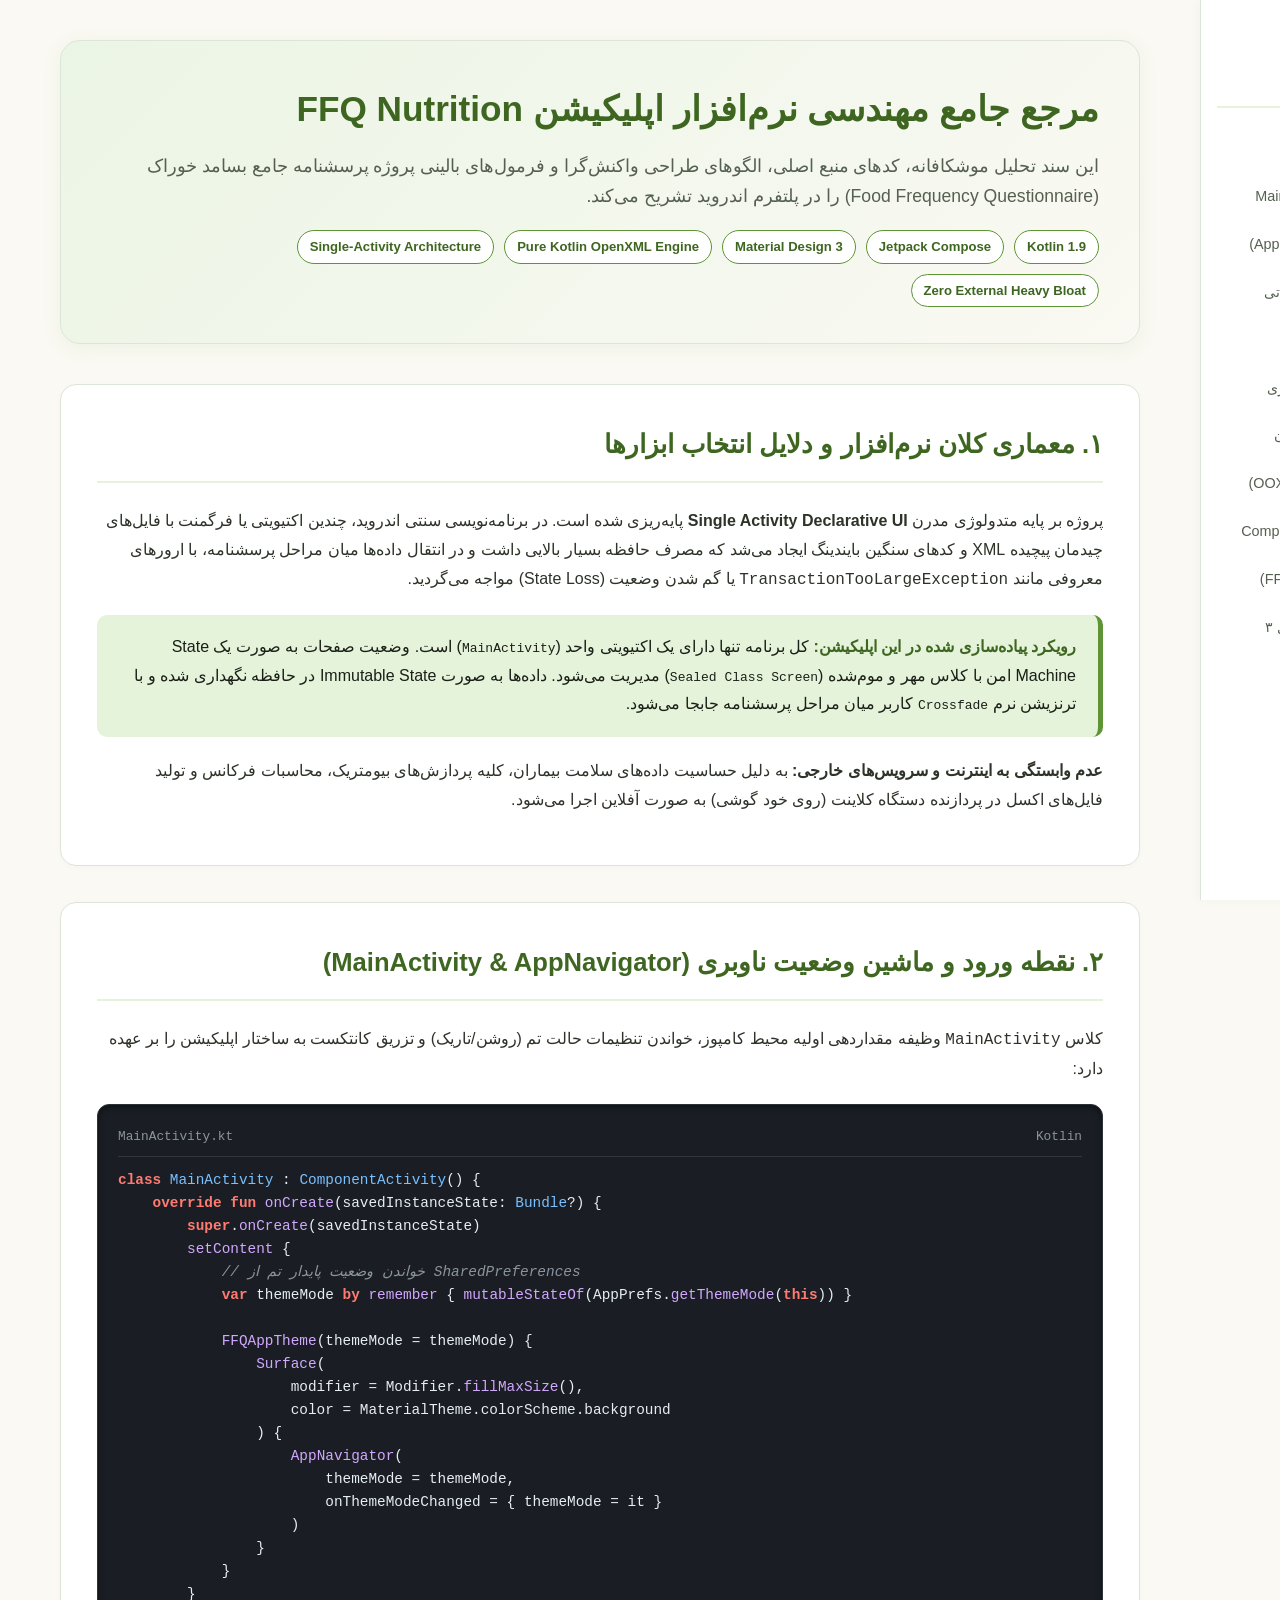
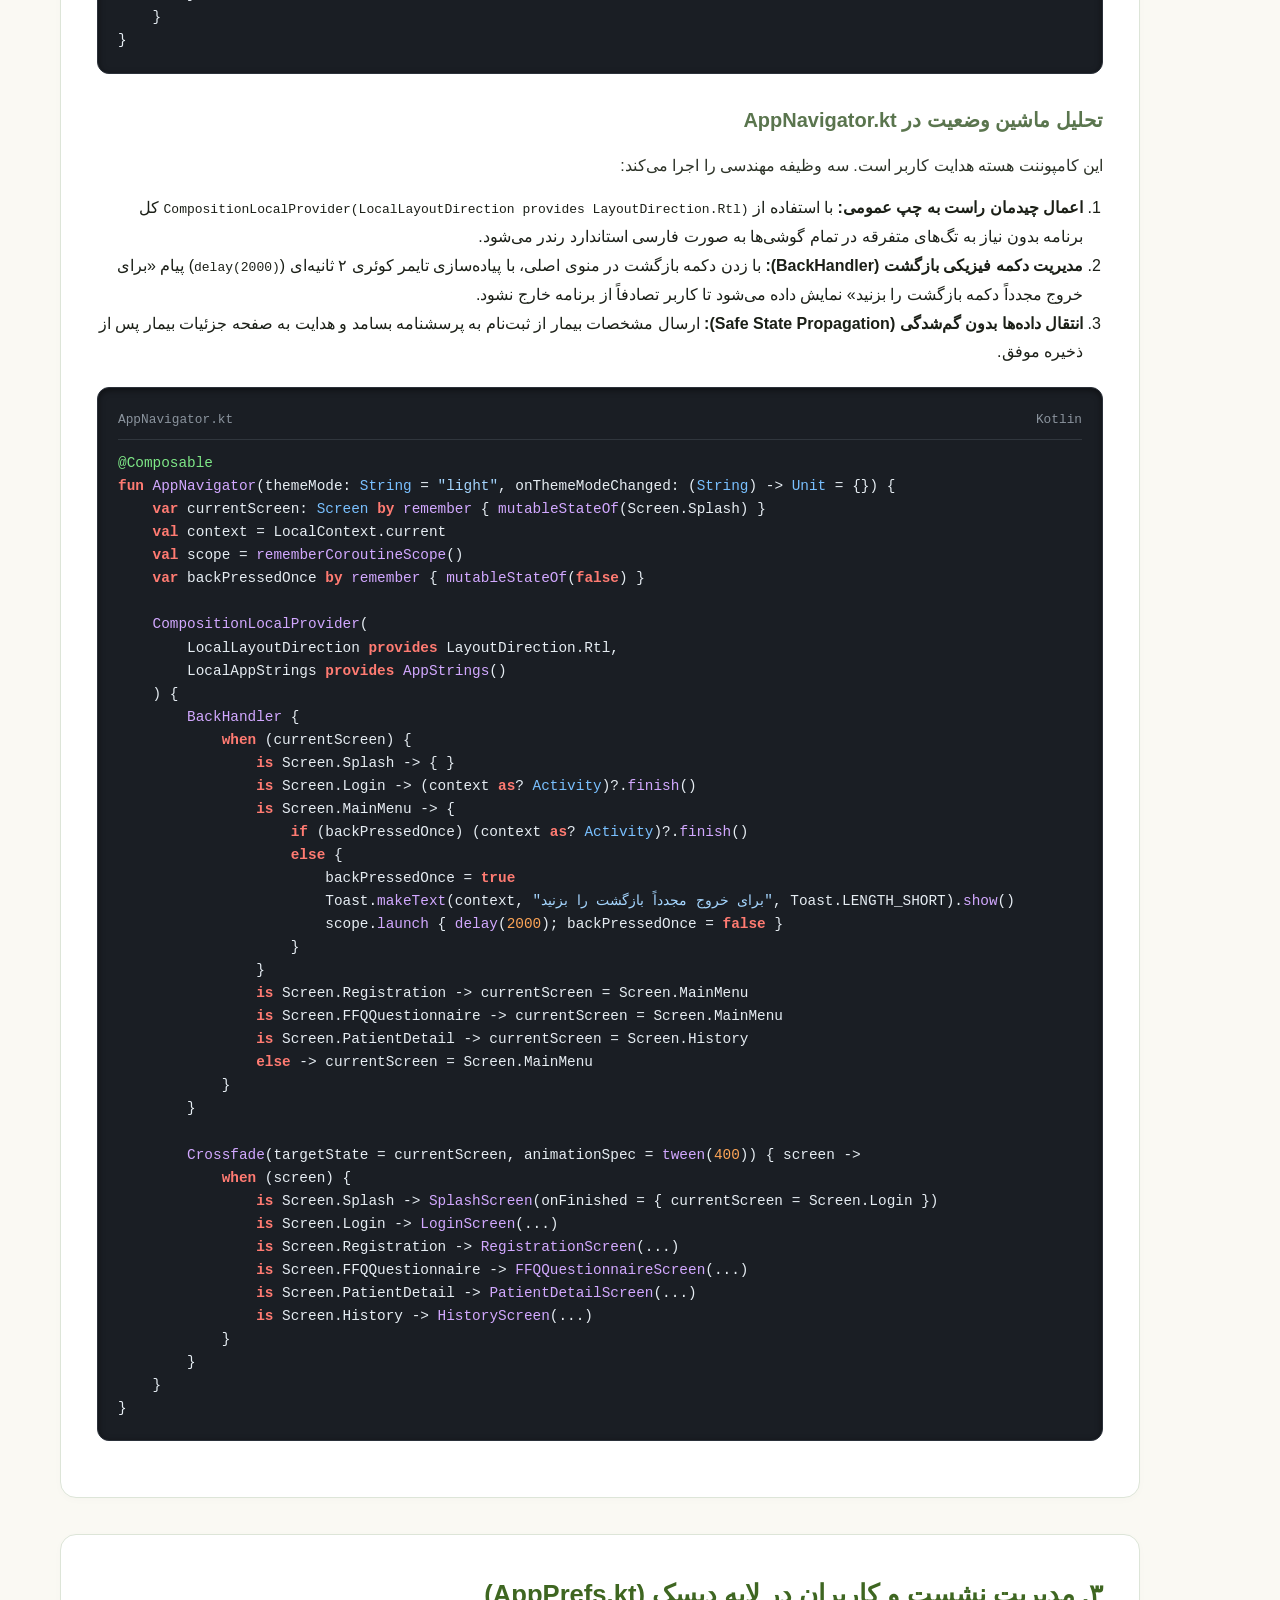
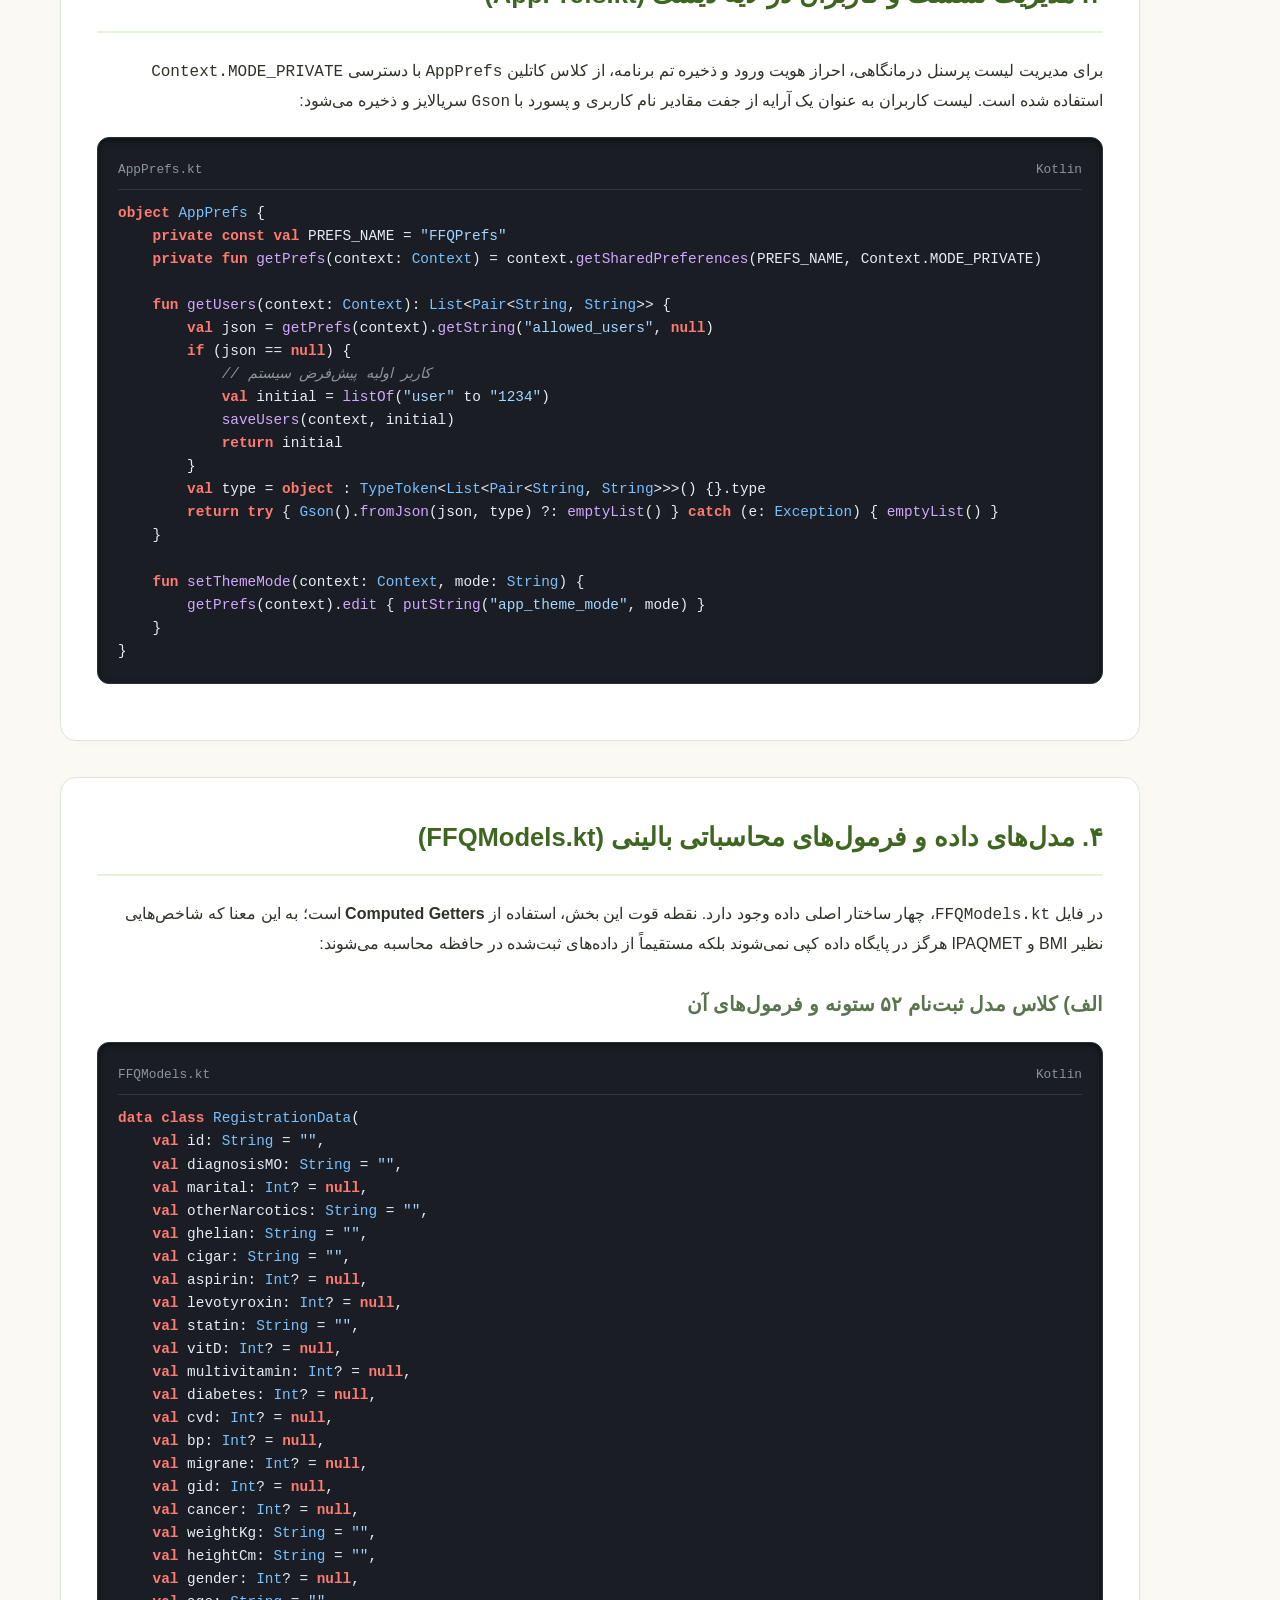
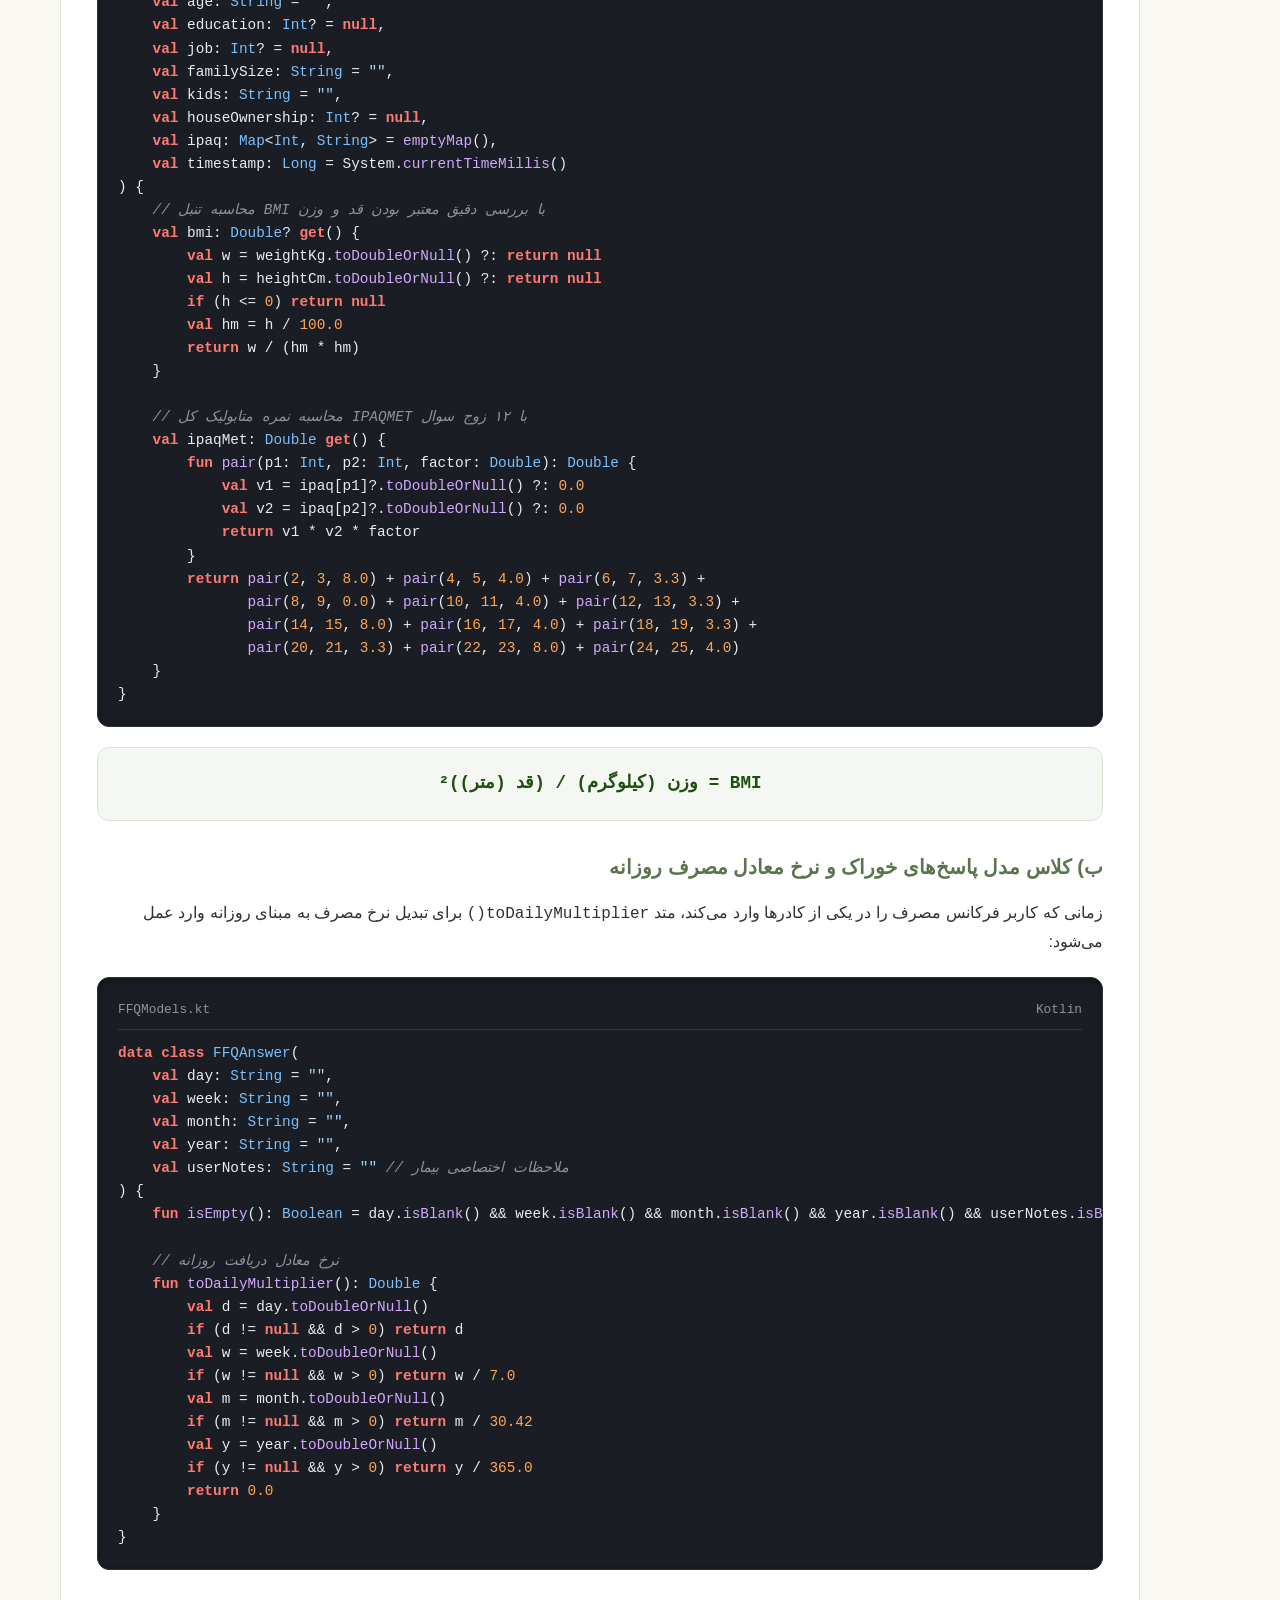
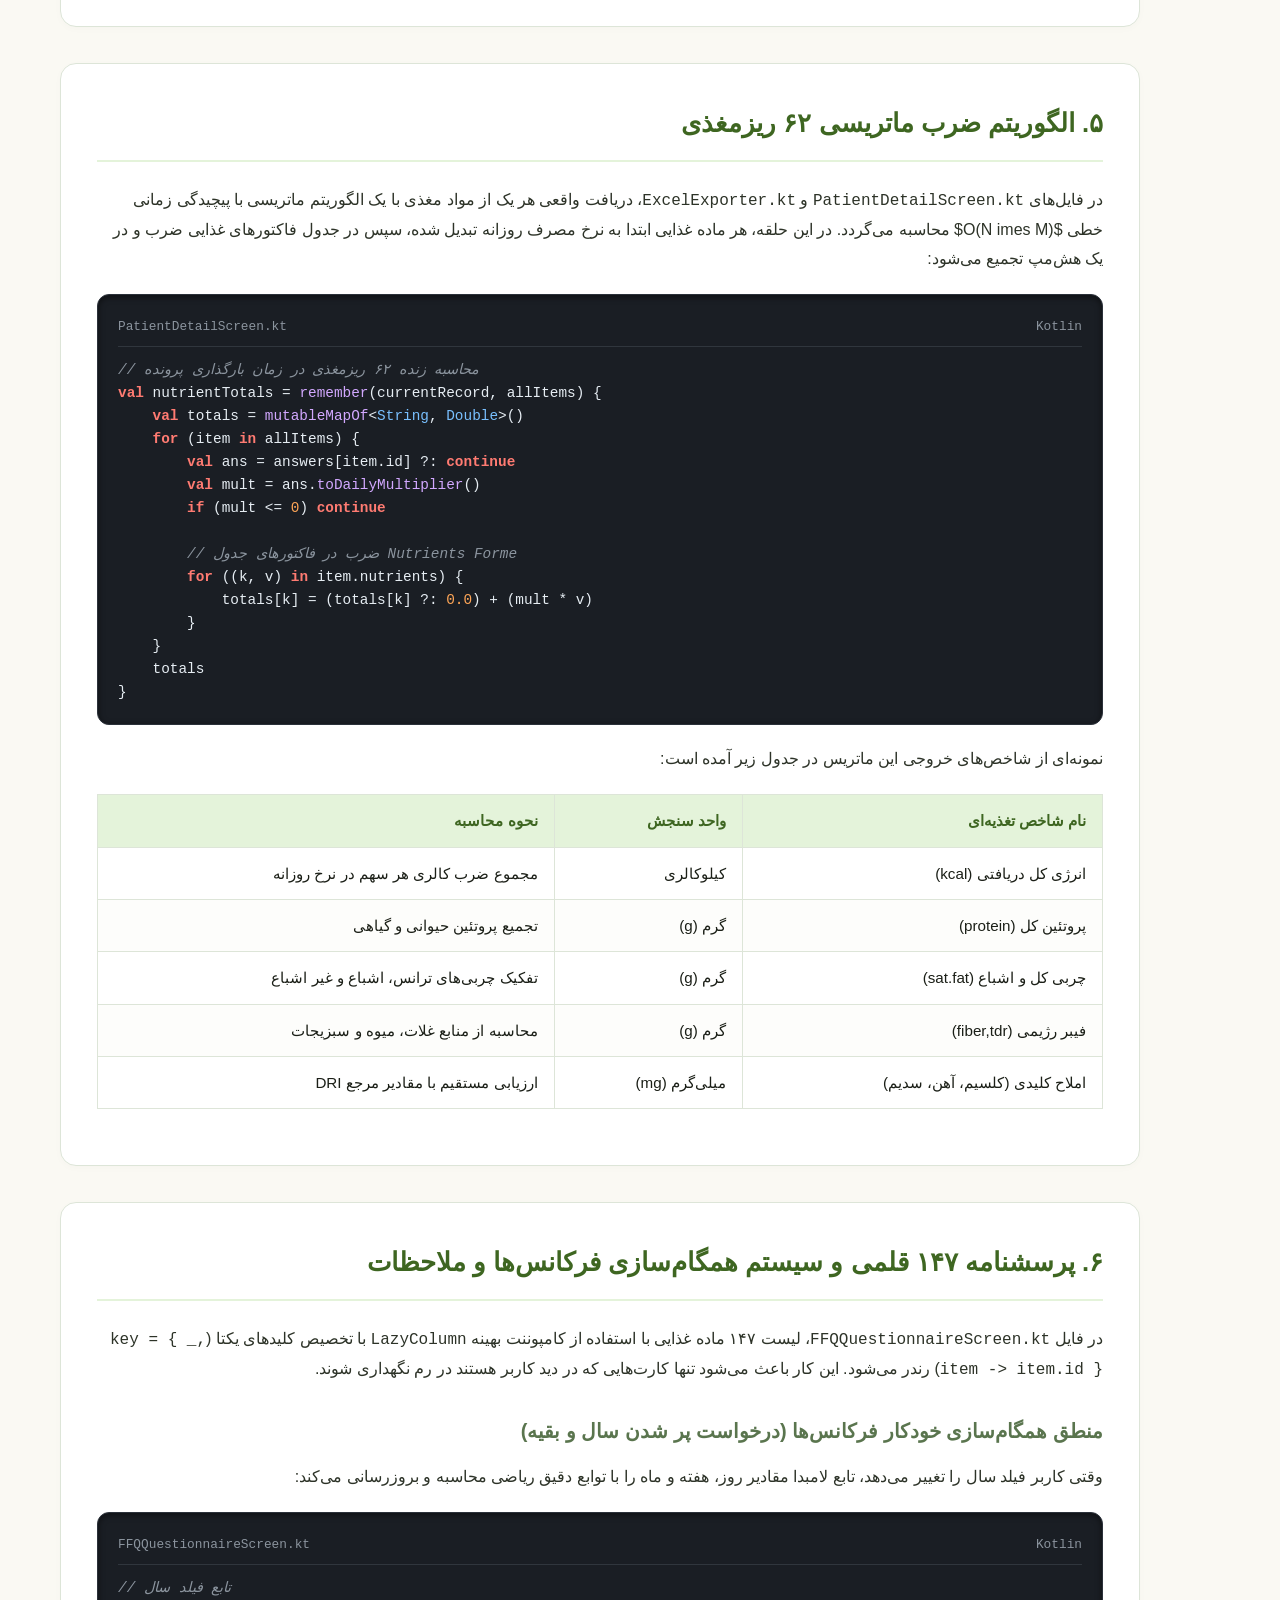
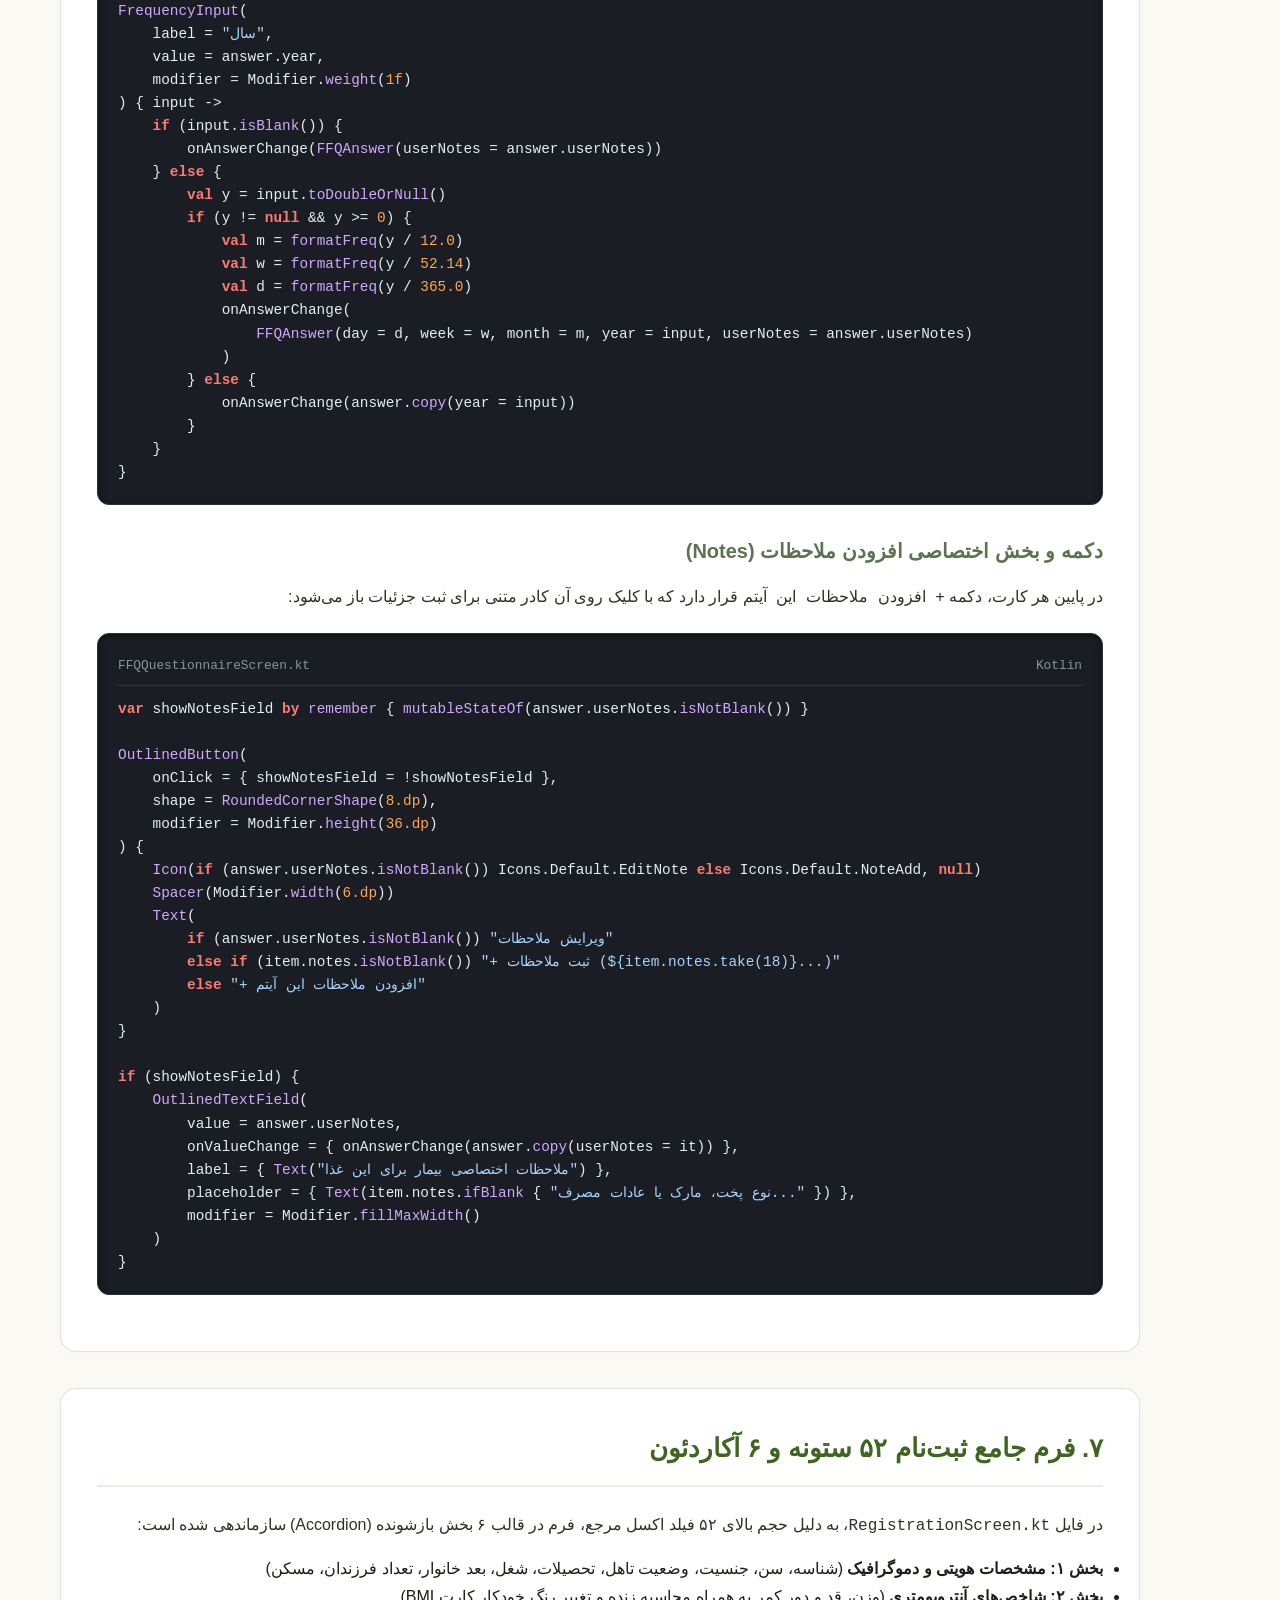
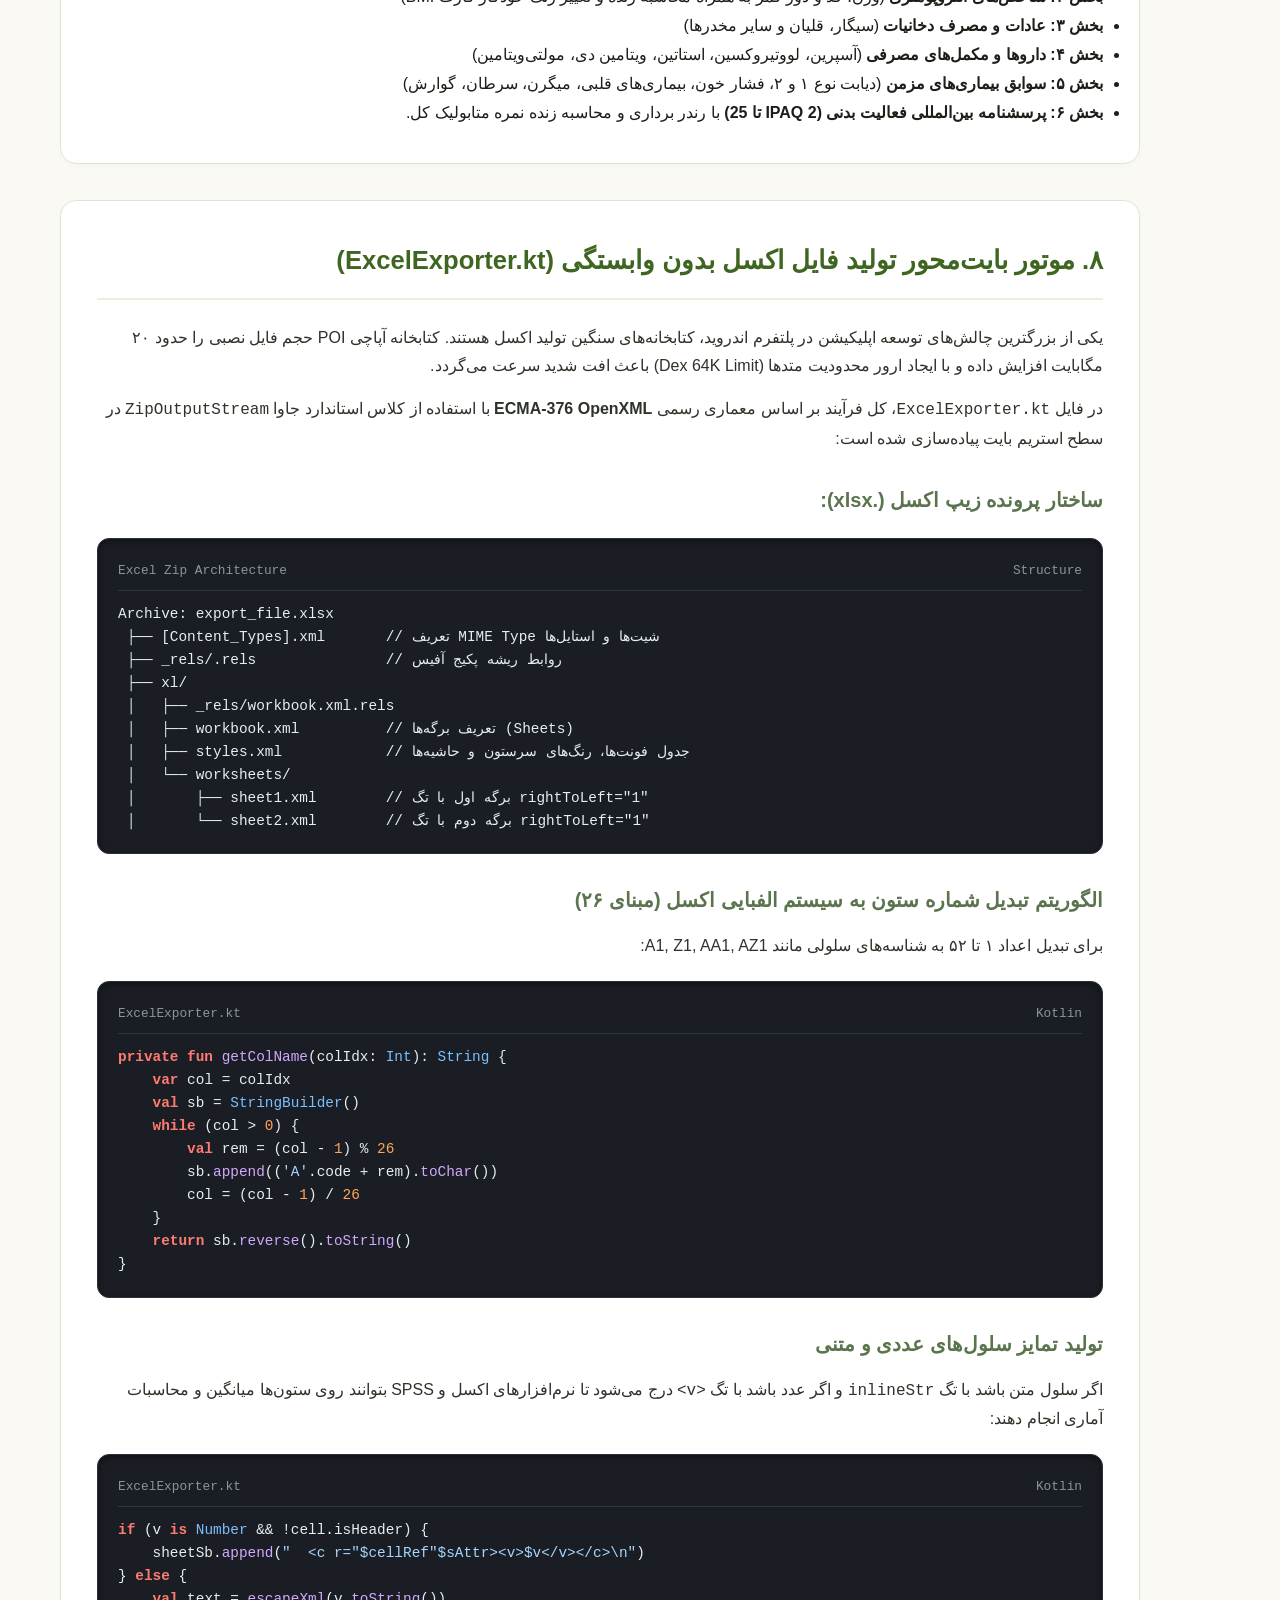
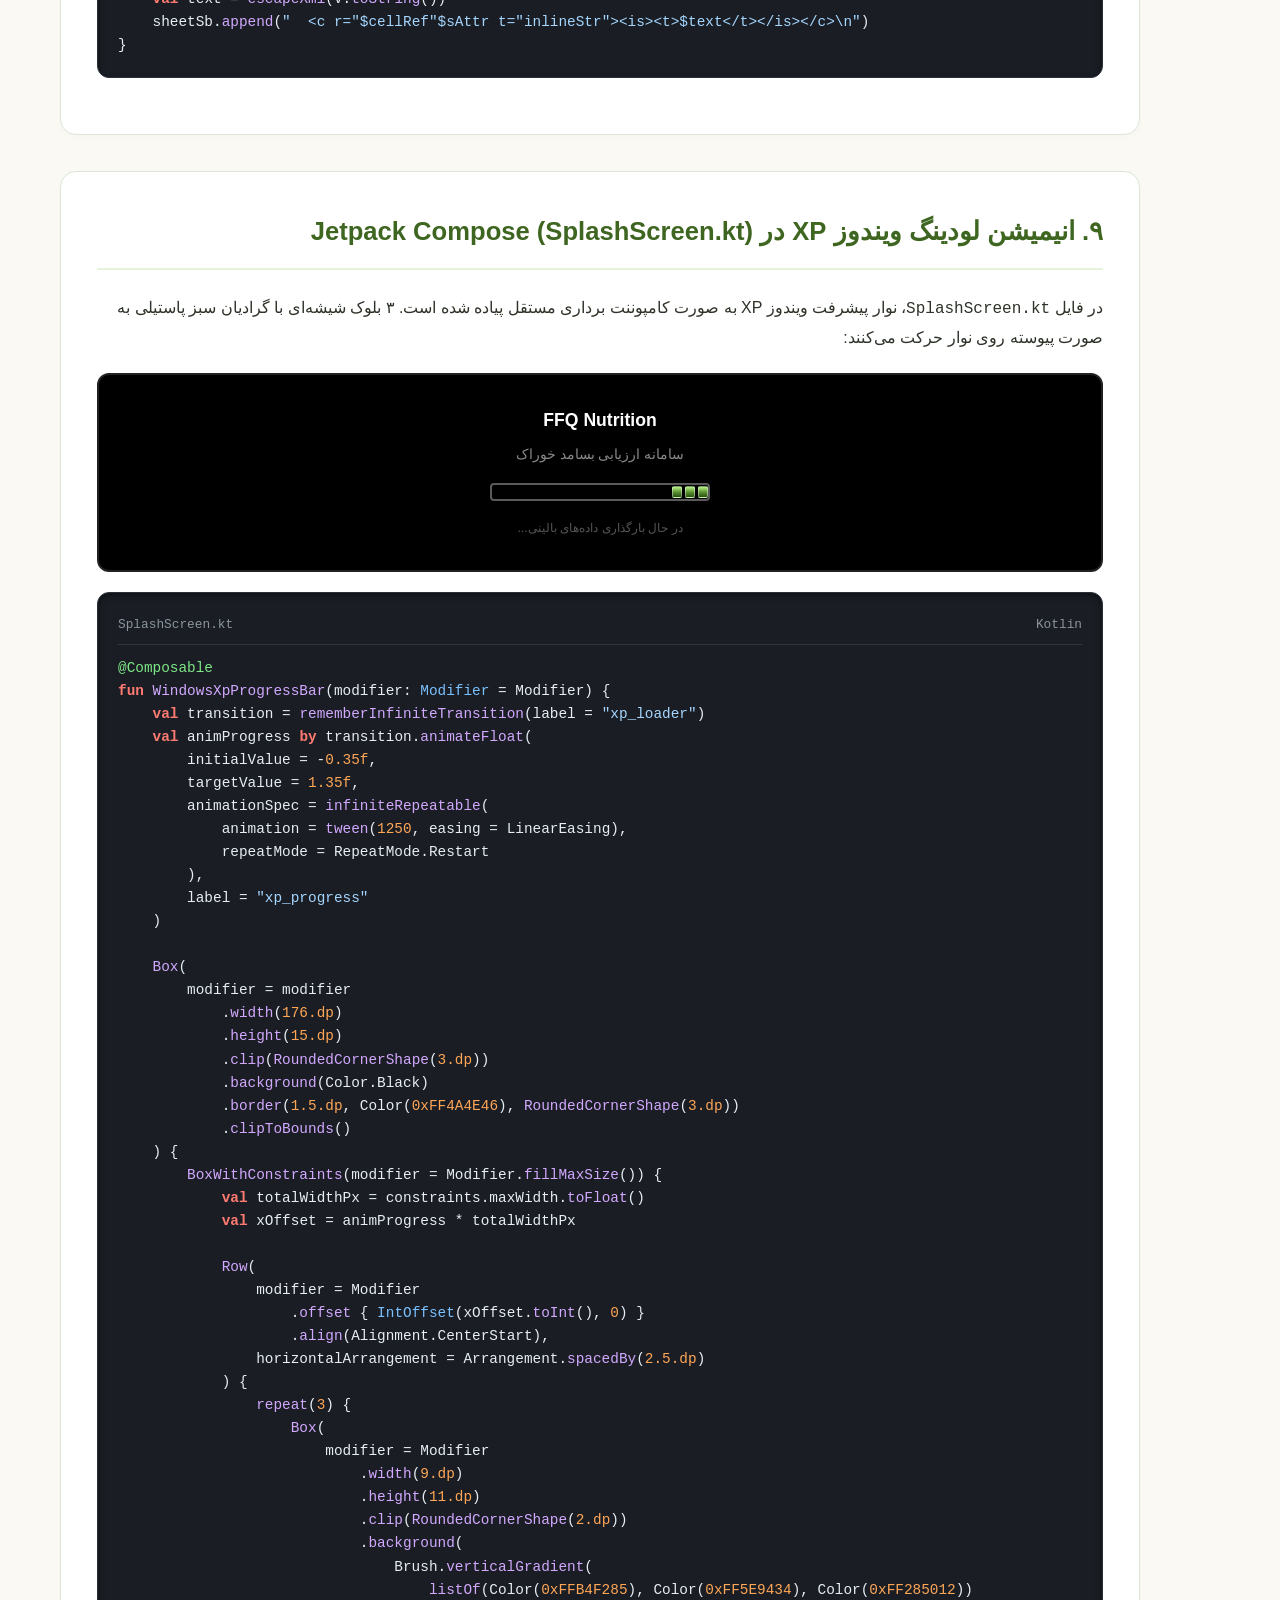
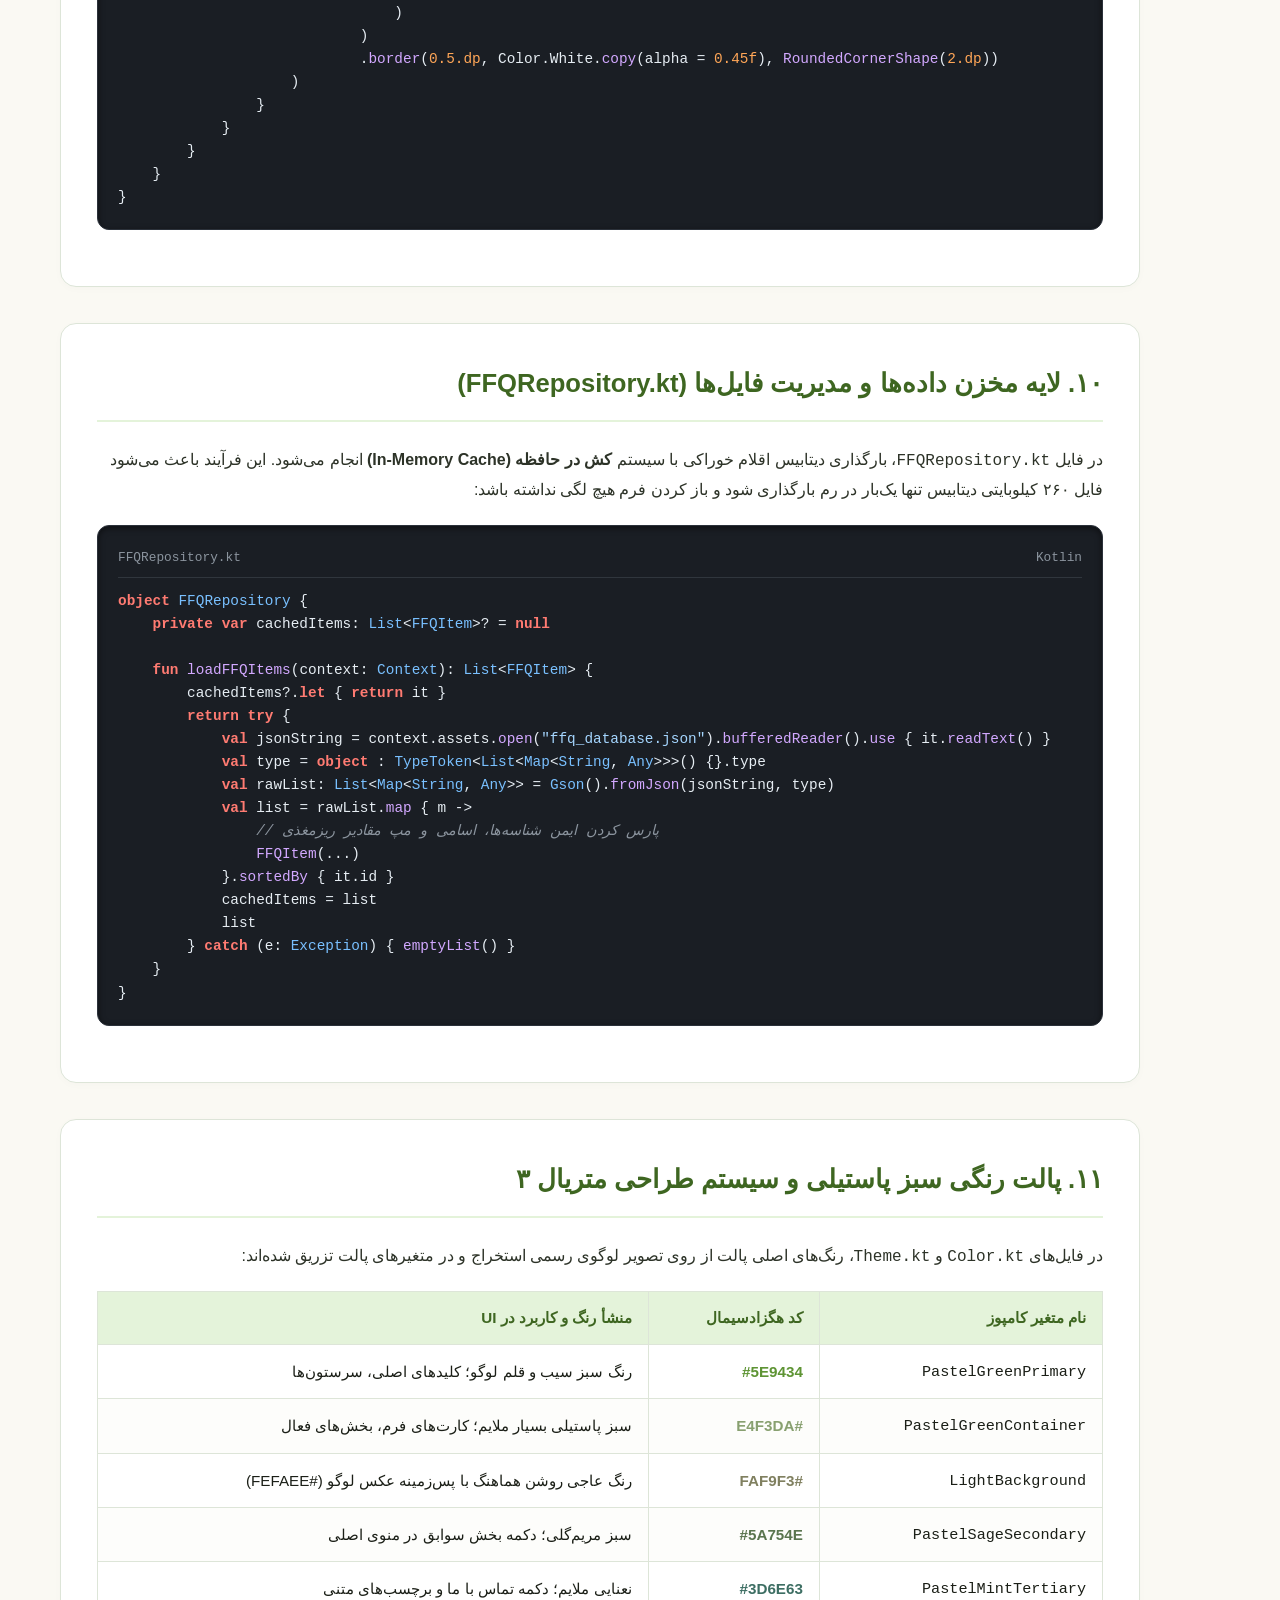
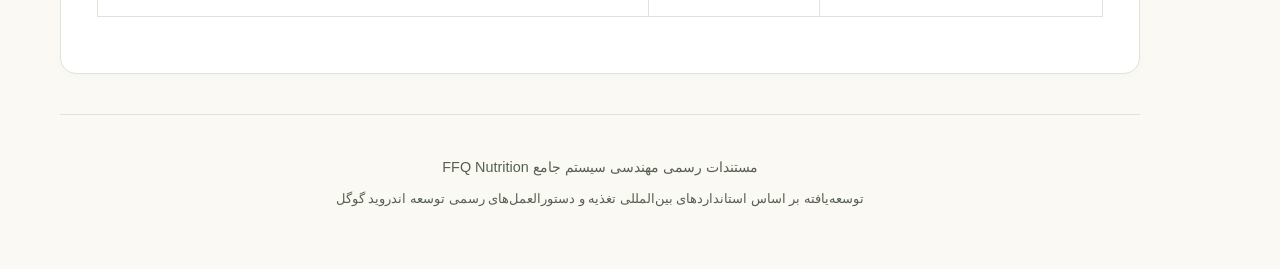
<file: FFQ/FFQ_App_Full_Technical_Documentation.html>
<!DOCTYPE html>
<html lang="fa" dir="rtl">
<head>
    <meta charset="UTF-8">
    <meta name="viewport" content="width=device-width, initial-scale=1.0">
    <title>مستندات جامع فنی و کدنویسی اپلیکیشن FFQ Nutrition</title>
    <style>
        :root {
            --primary: #5E9434;
            --primary-dark: #3E6621;
            --primary-light: #86BF5C;
            --primary-container: #E4F3DA;
            --secondary: #5A754E;
            --bg-color: #FAF9F3;
            --surface-color: #FFFFFF;
            --text-main: #1B1F17;
            --text-muted: #556050;
            --border-color: #DDE5D8;
            --code-bg: #1A1E24;
            --code-text: #E6EDF3;
            --accent-xp: #2563EB;
        }

        * {
            box-sizing: border-box;
            margin: 0;
            padding: 0;
        }

        body {
            font-family: Vazirmatn, Tahoma, -apple-system, BlinkMacSystemFont, "Segoe UI", Roboto, sans-serif;
            background-color: var(--bg-color);
            color: var(--text-main);
            line-height: 1.8;
            padding: 0;
        }

        /* Layout Container */
        .wrapper {
            display: flex;
            min-height: 100vh;
        }

        /* Sidebar Navigation */
        .sidebar {
            width: 320px;
            background: #FFFFFF;
            border-left: 1px solid var(--border-color);
            position: sticky;
            top: 0;
            height: 100vh;
            overflow-y: auto;
            padding: 24px 16px;
            flex-shrink: 0;
            box-shadow: -2px 0 10px rgba(0,0,0,0.03);
        }

        .sidebar-brand {
            display: flex;
            align-items: center;
            gap: 12px;
            padding-bottom: 20px;
            border-bottom: 2px solid var(--primary-container);
            margin-bottom: 20px;
        }

        .sidebar-brand .logo-circle {
            width: 48px;
            height: 48px;
            border-radius: 50%;
            background: #FEFAEE;
            border: 2px solid var(--primary);
            display: flex;
            align-items: center;
            justify-content: center;
            font-size: 24px;
        }

        .sidebar-brand h2 {
            font-size: 1.15rem;
            color: var(--primary-dark);
            font-weight: 800;
        }

        .sidebar-nav ul {
            list-style: none;
        }

        .sidebar-nav li {
            margin-bottom: 6px;
        }

        .sidebar-nav a {
            display: block;
            padding: 8px 12px;
            color: var(--text-muted);
            text-decoration: none;
            border-radius: 8px;
            font-size: 0.9rem;
            font-weight: 500;
            transition: all 0.2s ease;
        }

        .sidebar-nav a:hover {
            background: var(--primary-container);
            color: var(--primary-dark);
            font-weight: 700;
            padding-right: 18px;
        }

        /* Main Content */
        .main-content {
            flex-grow: 1;
            padding: 40px 60px;
            max-width: 1200px;
        }

        header.hero {
            background: linear-gradient(135deg, #EBF5E5 0%, #FAF9F3 100%);
            border: 1px solid var(--border-color);
            border-radius: 20px;
            padding: 36px 40px;
            margin-bottom: 40px;
            box-shadow: 0 4px 20px rgba(94, 148, 52, 0.08);
        }

        header.hero h1 {
            color: var(--primary-dark);
            font-size: 2.2rem;
            font-weight: 900;
            margin-bottom: 12px;
        }

        header.hero p {
            color: var(--text-muted);
            font-size: 1.1rem;
            line-height: 1.7;
        }

        .badge-list {
            display: flex;
            gap: 10px;
            margin-top: 18px;
            flex-wrap: wrap;
        }

        .badge {
            background: #FFFFFF;
            border: 1px solid var(--primary);
            color: var(--primary-dark);
            padding: 4px 12px;
            border-radius: 20px;
            font-size: 0.82rem;
            font-weight: 700;
        }

        /* Sections */
        section {
            background: var(--surface-color);
            border-radius: 16px;
            border: 1px solid var(--border-color);
            padding: 36px 36px;
            margin-bottom: 36px;
            box-shadow: 0 2px 8px rgba(0,0,0,0.02);
        }

        h2.section-title {
            color: var(--primary-dark);
            font-size: 1.6rem;
            font-weight: 800;
            padding-bottom: 14px;
            margin-bottom: 24px;
            border-bottom: 2px solid var(--primary-container);
            display: flex;
            align-items: center;
            gap: 12px;
        }

        h3.sub-title {
            color: var(--secondary);
            font-size: 1.25rem;
            font-weight: 700;
            margin: 28px 0 14px 0;
            display: flex;
            align-items: center;
            gap: 8px;
        }

        p {
            margin-bottom: 14px;
            color: #2D3328;
            font-size: 1rem;
        }

        /* Callout Box */
        .callout {
            background: var(--primary-container);
            border-right: 5px solid var(--primary);
            padding: 18px 22px;
            border-radius: 10px;
            margin: 20px 0;
            color: var(--text-main);
        }

        .callout strong {
            color: var(--primary-dark);
        }

        /* Code Blocks */
        .code-container {
            direction: ltr;
            text-align: left;
            background: var(--code-bg);
            border-radius: 12px;
            padding: 20px;
            margin: 20px 0;
            overflow-x: auto;
            position: relative;
            box-shadow: inset 0 2px 6px rgba(0,0,0,0.5);
            border: 1px solid #2B313A;
        }

        .code-header {
            display: flex;
            justify-content: space-between;
            align-items: center;
            margin-bottom: 12px;
            padding-bottom: 8px;
            border-bottom: 1px solid #30363D;
            font-family: Consolas, monospace;
            font-size: 0.8rem;
            color: #8B949E;
        }

        pre {
            font-family: "JetBrains Mono", Consolas, "Courier New", monospace;
            font-size: 0.9rem;
            line-height: 1.6;
            color: var(--code-text);
            margin: 0;
        }

        /* Syntax Highlighting Fake Classes */
        .kw { color: #FF7B72; font-weight: bold; } /* keyword */
        .dt { color: #79C0FF; } /* data type */
        .fn { color: #D2A8FF; } /* function */
        .str { color: #A5D6FF; } /* string */
        .num { color: #FFA657; } /* number */
        .com { color: #8B949E; font-style: italic; } /* comment */
        .ann { color: #7EE787; } /* annotation */

        /* Formula Card */
        .formula-card {
            background: #F4F7F2;
            border: 1px solid #D6E2CE;
            border-radius: 12px;
            padding: 20px 24px;
            margin: 18px 0;
            text-align: center;
            font-family: Consolas, monospace;
            font-size: 1.1rem;
            color: #1F4E11;
            font-weight: 700;
        }

        /* Tables */
        table {
            width: 100%;
            border-collapse: collapse;
            margin: 20px 0;
            font-size: 0.95rem;
        }

        th, td {
            border: 1px solid var(--border-color);
            padding: 12px 16px;
            text-align: right;
        }

        th {
            background: var(--primary-container);
            color: var(--primary-dark);
            font-weight: 800;
        }

        tr:nth-child(even) {
            background: #FDFDFB;
        }

        /* Windows XP Loader Mockup */
        .xp-mockup {
            background: #000000;
            border-radius: 12px;
            padding: 30px;
            text-align: center;
            color: white;
            margin: 20px 0;
            border: 2px solid #222;
        }

        .xp-track {
            width: 220px;
            height: 18px;
            background: #000000;
            border: 2px solid #5A5A5A;
            border-radius: 4px;
            margin: 16px auto;
            position: relative;
            overflow: hidden;
            display: flex;
            align-items: center;
        }

        .xp-blocks {
            display: flex;
            gap: 3px;
            animation: xp-slide 1.3s linear infinite;
        }

        .xp-block {
            width: 10px;
            height: 12px;
            border-radius: 2px;
            background: linear-gradient(180deg, #B4F285 0%, #5E9434 50%, #285012 100%);
            border: 1px solid rgba(255,255,255,0.4);
        }

        @keyframes xp-slide {
            0% { transform: translateX(220px); }
            100% { transform: translateX(-50px); }
        }

        footer {
            text-align: center;
            padding: 40px;
            color: var(--text-muted);
            font-size: 0.9rem;
            border-top: 1px solid var(--border-color);
            margin-top: 40px;
        }
    </style>
</head>
<body>

<div class="wrapper">
    <!-- Sidebar -->
    <aside class="sidebar">
        <div class="sidebar-brand">
            <div class="logo-circle">🍏</div>
            <div>
                <h2>FFQ Nutrition</h2>
                <span style="font-size: 0.78rem; color: #777;">مستندات معماری و سورس کد</span>
            </div>
        </div>

        <nav class="sidebar-nav">
            <ul>
                <li><a href="#sec1">۱. معماری کلان و انتخاب پلتفرم</a></li>
                <li><a href="#sec2">۲. ماشین وضعیت ناوبری و MainActivity</a></li>
                <li><a href="#sec3">۳. مدیریت نشست و تنظیمات (AppPrefs)</a></li>
                <li><a href="#sec4">۴. مدل‌های داده و فرمول‌های محاسباتی</a></li>
                <li><a href="#sec5">۵. الگوریتم ماتریسی ۶۲ ریزمغذی</a></li>
                <li><a href="#sec6">۶. پرسشنامه ۱۴۷ قلمی و همگام‌سازی</a></li>
                <li><a href="#sec7">۷. فرم ثبت‌نام ۵۲ ستونه و ۶ آکاردئون</a></li>
                <li><a href="#sec8">۸. موتور بایت‌محور تولید اکسل (OOXML)</a></li>
                <li><a href="#sec9">۹. انیمیشن لودینگ ویندوز XP در Compose</a></li>
                <li><a href="#sec10">۱۰. لایه مخزن داده‌ها (FFQRepository)</a></li>
                <li><a href="#sec11">۱۱. پالت رنگی سبز پاستیلی و متریال ۳</a></li>
            </ul>
        </nav>
    </aside>

    <!-- Main Body -->
    <main class="main-content">
        <header class="hero">
            <h1>مرجع جامع مهندسی نرم‌افزار اپلیکیشن FFQ Nutrition</h1>
            <p>این سند تحلیل موشکافانه، کدهای منبع اصلی، الگوهای طراحی واکنش‌گرا و فرمول‌های بالینی پروژه پرسشنامه جامع بسامد خوراک (Food Frequency Questionnaire) را در پلتفرم اندروید تشریح می‌کند.</p>
            <div class="badge-list">
                <span class="badge">Kotlin 1.9</span>
                <span class="badge">Jetpack Compose</span>
                <span class="badge">Material Design 3</span>
                <span class="badge">Pure Kotlin OpenXML Engine</span>
                <span class="badge">Single-Activity Architecture</span>
                <span class="badge">Zero External Heavy Bloat</span>
            </div>
        </header>

        <!-- Section 1 -->
        <section id="sec1">
            <h2 class="section-title">۱. معماری کلان نرم‌افزار و دلایل انتخاب ابزارها</h2>
            <p>پروژه بر پایه متدولوژی مدرن <strong>Single Activity Declarative UI</strong> پایه‌ریزی شده است. در برنامه‌نویسی سنتی اندروید، چندین اکتیویتی یا فرگمنت با فایل‌های چیدمان پیچیده XML و کدهای سنگین بایندینگ ایجاد می‌شد که مصرف حافظه بسیار بالایی داشت و در انتقال داده‌ها میان مراحل پرسشنامه، با ارورهای معروفی مانند <code>TransactionTooLargeException</code> یا گم شدن وضعیت (State Loss) مواجه می‌گردید.</p>
            
            <div class="callout">
                <strong>رویکرد پیاده‌سازی شده در این اپلیکیشن:</strong>
                کل برنامه تنها دارای یک اکتیویتی واحد (<code>MainActivity</code>) است. وضعیت صفحات به صورت یک State Machine امن با کلاس مهر و موم‌شده (<code>Sealed Class Screen</code>) مدیریت می‌شود. داده‌ها به صورت Immutable State در حافظه نگهداری شده و با ترنزیشن نرم <code>Crossfade</code> کاربر میان مراحل پرسشنامه جابجا می‌شود.
            </div>

            <p><strong>عدم وابستگی به اینترنت و سرویس‌های خارجی:</strong> به دلیل حساسیت داده‌های سلامت بیماران، کلیه پردازش‌های بیومتریک، محاسبات فرکانس و تولید فایل‌های اکسل در پردازنده دستگاه کلاینت (روی خود گوشی) به صورت آفلاین اجرا می‌شود.</p>
        </section>

        <!-- Section 2 -->
        <section id="sec2">
            <h2 class="section-title">۲. نقطه ورود و ماشین وضعیت ناوبری (MainActivity & AppNavigator)</h2>
            <p>کلاس <code>MainActivity</code> وظیفه مقداردهی اولیه محیط کامپوز، خواندن تنظیمات حالت تم (روشن/تاریک) و تزریق کانتکست به ساختار اپلیکیشن را بر عهده دارد:</p>

            <div class="code-container">
                <div class="code-header">
                    <span>MainActivity.kt</span>
                    <span>Kotlin</span>
                </div>
                <pre><span class="kw">class</span> <span class="dt">MainActivity</span> : <span class="dt">ComponentActivity</span>() {
    <span class="kw">override fun</span> <span class="fn">onCreate</span>(savedInstanceState: <span class="dt">Bundle</span>?) {
        <span class="kw">super</span>.<span class="fn">onCreate</span>(savedInstanceState)
        <span class="fn">setContent</span> {
            <span class="com">// خواندن وضعیت پایدار تم از SharedPreferences</span>
            <span class="kw">var</span> themeMode <span class="kw">by</span> <span class="fn">remember</span> { <span class="fn">mutableStateOf</span>(AppPrefs.<span class="fn">getThemeMode</span>(<span class="kw">this</span>)) }
            
            <span class="fn">FFQAppTheme</span>(themeMode = themeMode) {
                <span class="fn">Surface</span>(
                    modifier = Modifier.<span class="fn">fillMaxSize</span>(),
                    color = MaterialTheme.colorScheme.background
                ) {
                    <span class="fn">AppNavigator</span>(
                        themeMode = themeMode,
                        onThemeModeChanged = { themeMode = it }
                    )
                }
            }
        }
    }
}</pre>
            </div>

            <h3 class="sub-title">تحلیل ماشین وضعیت در AppNavigator.kt</h3>
            <p>این کامپوننت هسته هدایت کاربر است. سه وظیفه مهندسی را اجرا می‌کند:</p>
            <ol style="padding-right: 20px; margin-bottom: 16px;">
                <li><strong>اعمال چیدمان راست به چپ عمومی:</strong> با استفاده از <code>CompositionLocalProvider(LocalLayoutDirection provides LayoutDirection.Rtl)</code> کل برنامه بدون نیاز به تگ‌های متفرقه در تمام گوشی‌ها به صورت فارسی استاندارد رندر می‌شود.</li>
                <li><strong>مدیریت دکمه فیزیکی بازگشت (BackHandler):</strong> با زدن دکمه بازگشت در منوی اصلی، با پیاده‌سازی تایمر کوئری ۲ ثانیه‌ای (<code>delay(2000)</code>) پیام «برای خروج مجدداً دکمه بازگشت را بزنید» نمایش داده می‌شود تا کاربر تصادفاً از برنامه خارج نشود.</li>
                <li><strong>انتقال داده‌ها بدون گم‌شدگی (Safe State Propagation):</strong> ارسال مشخصات بیمار از ثبت‌نام به پرسشنامه بسامد و هدایت به صفحه جزئیات بیمار پس از ذخیره موفق.</li>
            </ol>

            <div class="code-container">
                <div class="code-header">
                    <span>AppNavigator.kt</span>
                    <span>Kotlin</span>
                </div>
                <pre><span class="ann">@Composable</span>
<span class="kw">fun</span> <span class="fn">AppNavigator</span>(themeMode: <span class="dt">String</span> = <span class="str">"light"</span>, onThemeModeChanged: (<span class="dt">String</span>) -> <span class="dt">Unit</span> = {}) {
    <span class="kw">var</span> currentScreen: <span class="dt">Screen</span> <span class="kw">by</span> <span class="fn">remember</span> { <span class="fn">mutableStateOf</span>(Screen.Splash) }
    <span class="kw">val</span> context = LocalContext.current
    <span class="kw">val</span> scope = <span class="fn">rememberCoroutineScope</span>()
    <span class="kw">var</span> backPressedOnce <span class="kw">by</span> <span class="fn">remember</span> { <span class="fn">mutableStateOf</span>(<span class="kw">false</span>) }

    <span class="fn">CompositionLocalProvider</span>(
        LocalLayoutDirection <span class="kw">provides</span> LayoutDirection.Rtl,
        LocalAppStrings <span class="kw">provides</span> <span class="fn">AppStrings</span>()
    ) {
        <span class="fn">BackHandler</span> {
            <span class="kw">when</span> (currentScreen) {
                <span class="kw">is</span> Screen.Splash -> { }
                <span class="kw">is</span> Screen.Login -> (context <span class="kw">as</span>? <span class="dt">Activity</span>)?.<span class="fn">finish</span>()
                <span class="kw">is</span> Screen.MainMenu -> {
                    <span class="kw">if</span> (backPressedOnce) (context <span class="kw">as</span>? <span class="dt">Activity</span>)?.<span class="fn">finish</span>()
                    <span class="kw">else</span> {
                        backPressedOnce = <span class="kw">true</span>
                        Toast.<span class="fn">makeText</span>(context, <span class="str">"برای خروج مجدداً بازگشت را بزنید"</span>, Toast.LENGTH_SHORT).<span class="fn">show</span>()
                        scope.<span class="fn">launch</span> { <span class="fn">delay</span>(<span class="num">2000</span>); backPressedOnce = <span class="kw">false</span> }
                    }
                }
                <span class="kw">is</span> Screen.Registration -> currentScreen = Screen.MainMenu
                <span class="kw">is</span> Screen.FFQQuestionnaire -> currentScreen = Screen.MainMenu
                <span class="kw">is</span> Screen.PatientDetail -> currentScreen = Screen.History
                <span class="kw">else</span> -> currentScreen = Screen.MainMenu
            }
        }

        <span class="fn">Crossfade</span>(targetState = currentScreen, animationSpec = <span class="fn">tween</span>(<span class="num">400</span>)) { screen ->
            <span class="kw">when</span> (screen) {
                <span class="kw">is</span> Screen.Splash -> <span class="fn">SplashScreen</span>(onFinished = { currentScreen = Screen.Login })
                <span class="kw">is</span> Screen.Login -> <span class="fn">LoginScreen</span>(...)
                <span class="kw">is</span> Screen.Registration -> <span class="fn">RegistrationScreen</span>(...)
                <span class="kw">is</span> Screen.FFQQuestionnaire -> <span class="fn">FFQQuestionnaireScreen</span>(...)
                <span class="kw">is</span> Screen.PatientDetail -> <span class="fn">PatientDetailScreen</span>(...)
                <span class="kw">is</span> Screen.History -> <span class="fn">HistoryScreen</span>(...)
            }
        }
    }
}</pre>
            </div>
        </section>

        <!-- Section 3 -->
        <section id="sec3">
            <h2 class="section-title">۳. مدیریت نشست و کاربران در لایه دیسک (AppPrefs.kt)</h2>
            <p>برای مدیریت لیست پرسنل درمانگاهی، احراز هویت ورود و ذخیره تم برنامه، از کلاس کاتلین <code>AppPrefs</code> با دسترسی <code>Context.MODE_PRIVATE</code> استفاده شده است. لیست کاربران به عنوان یک آرایه از جفت مقادیر نام کاربری و پسورد با <code>Gson</code> سریالایز و ذخیره می‌شود:</p>

            <div class="code-container">
                <div class="code-header">
                    <span>AppPrefs.kt</span>
                    <span>Kotlin</span>
                </div>
                <pre><span class="kw">object</span> <span class="dt">AppPrefs</span> {
    <span class="kw">private const val</span> PREFS_NAME = <span class="str">"FFQPrefs"</span>
    <span class="kw">private fun</span> <span class="fn">getPrefs</span>(context: <span class="dt">Context</span>) = context.<span class="fn">getSharedPreferences</span>(PREFS_NAME, Context.MODE_PRIVATE)

    <span class="kw">fun</span> <span class="fn">getUsers</span>(context: <span class="dt">Context</span>): <span class="dt">List</span><<span class="dt">Pair</span><<span class="dt">String</span>, <span class="dt">String</span>>> {
        <span class="kw">val</span> json = <span class="fn">getPrefs</span>(context).<span class="fn">getString</span>(<span class="str">"allowed_users"</span>, <span class="kw">null</span>)
        <span class="kw">if</span> (json == <span class="kw">null</span>) {
            <span class="com">// کاربر اولیه پیش‌فرض سیستم</span>
            <span class="kw">val</span> initial = <span class="fn">listOf</span>(<span class="str">"user"</span> to <span class="str">"1234"</span>)
            <span class="fn">saveUsers</span>(context, initial)
            <span class="kw">return</span> initial
        }
        <span class="kw">val</span> type = <span class="kw">object</span> : <span class="dt">TypeToken</span><<span class="dt">List</span><<span class="dt">Pair</span><<span class="dt">String</span>, <span class="dt">String</span>>>>() {}.type
        <span class="kw">return try</span> { <span class="dt">Gson</span>().<span class="fn">fromJson</span>(json, type) ?: <span class="fn">emptyList</span>() } <span class="kw">catch</span> (e: <span class="dt">Exception</span>) { <span class="fn">emptyList</span>() }
    }

    <span class="kw">fun</span> <span class="fn">setThemeMode</span>(context: <span class="dt">Context</span>, mode: <span class="dt">String</span>) {
        <span class="fn">getPrefs</span>(context).<span class="fn">edit</span> { <span class="fn">putString</span>(<span class="str">"app_theme_mode"</span>, mode) }
    }
}</pre>
            </div>
        </section>

        <!-- Section 4 -->
        <section id="sec4">
            <h2 class="section-title">۴. مدل‌های داده و فرمول‌های محاسباتی بالینی (FFQModels.kt)</h2>
            <p>در فایل <code>FFQModels.kt</code>، چهار ساختار اصلی داده وجود دارد. نقطه قوت این بخش، استفاده از <strong>Computed Getters</strong> است؛ به این معنا که شاخص‌هایی نظیر BMI و IPAQMET هرگز در پایگاه داده کپی نمی‌شوند بلکه مستقیماً از داده‌های ثبت‌شده در حافظه محاسبه می‌شوند:</p>

            <h3 class="sub-title">الف) کلاس مدل ثبت‌نام ۵۲ ستونه و فرمول‌های آن</h3>
            <div class="code-container">
                <div class="code-header">
                    <span>FFQModels.kt</span>
                    <span>Kotlin</span>
                </div>
                <pre><span class="kw">data class</span> <span class="dt">RegistrationData</span>(
    <span class="kw">val</span> id: <span class="dt">String</span> = <span class="str">""</span>,
    <span class="kw">val</span> diagnosisMO: <span class="dt">String</span> = <span class="str">""</span>,
    <span class="kw">val</span> marital: <span class="dt">Int</span>? = <span class="kw">null</span>,
    <span class="kw">val</span> otherNarcotics: <span class="dt">String</span> = <span class="str">""</span>,
    <span class="kw">val</span> ghelian: <span class="dt">String</span> = <span class="str">""</span>,
    <span class="kw">val</span> cigar: <span class="dt">String</span> = <span class="str">""</span>,
    <span class="kw">val</span> aspirin: <span class="dt">Int</span>? = <span class="kw">null</span>,
    <span class="kw">val</span> levotyroxin: <span class="dt">Int</span>? = <span class="kw">null</span>,
    <span class="kw">val</span> statin: <span class="dt">String</span> = <span class="str">""</span>,
    <span class="kw">val</span> vitD: <span class="dt">Int</span>? = <span class="kw">null</span>,
    <span class="kw">val</span> multivitamin: <span class="dt">Int</span>? = <span class="kw">null</span>,
    <span class="kw">val</span> diabetes: <span class="dt">Int</span>? = <span class="kw">null</span>,
    <span class="kw">val</span> cvd: <span class="dt">Int</span>? = <span class="kw">null</span>,
    <span class="kw">val</span> bp: <span class="dt">Int</span>? = <span class="kw">null</span>,
    <span class="kw">val</span> migrane: <span class="dt">Int</span>? = <span class="kw">null</span>,
    <span class="kw">val</span> gid: <span class="dt">Int</span>? = <span class="kw">null</span>,
    <span class="kw">val</span> cancer: <span class="dt">Int</span>? = <span class="kw">null</span>,
    <span class="kw">val</span> weightKg: <span class="dt">String</span> = <span class="str">""</span>,
    <span class="kw">val</span> heightCm: <span class="dt">String</span> = <span class="str">""</span>,
    <span class="kw">val</span> gender: <span class="dt">Int</span>? = <span class="kw">null</span>,
    <span class="kw">val</span> age: <span class="dt">String</span> = <span class="str">""</span>,
    <span class="kw">val</span> education: <span class="dt">Int</span>? = <span class="kw">null</span>,
    <span class="kw">val</span> job: <span class="dt">Int</span>? = <span class="kw">null</span>,
    <span class="kw">val</span> familySize: <span class="dt">String</span> = <span class="str">""</span>,
    <span class="kw">val</span> kids: <span class="dt">String</span> = <span class="str">""</span>,
    <span class="kw">val</span> houseOwnership: <span class="dt">Int</span>? = <span class="kw">null</span>,
    <span class="kw">val</span> ipaq: <span class="dt">Map</span><<span class="dt">Int</span>, <span class="dt">String</span>> = <span class="fn">emptyMap</span>(),
    <span class="kw">val</span> timestamp: <span class="dt">Long</span> = System.<span class="fn">currentTimeMillis</span>()
) {
    <span class="com">// محاسبه تنبل BMI با بررسی دقیق معتبر بودن قد و وزن</span>
    <span class="kw">val</span> bmi: <span class="dt">Double</span>? <span class="kw">get</span>() {
        <span class="kw">val</span> w = weightKg.<span class="fn">toDoubleOrNull</span>() ?: <span class="kw">return null</span>
        <span class="kw">val</span> h = heightCm.<span class="fn">toDoubleOrNull</span>() ?: <span class="kw">return null</span>
        <span class="kw">if</span> (h <= <span class="num">0</span>) <span class="kw">return null</span>
        <span class="kw">val</span> hm = h / <span class="num">100.0</span>
        <span class="kw">return</span> w / (hm * hm)
    }

    <span class="com">// محاسبه نمره متابولیک کل IPAQMET با ۱۲ زوج سوال</span>
    <span class="kw">val</span> ipaqMet: <span class="dt">Double</span> <span class="kw">get</span>() {
        <span class="kw">fun</span> <span class="fn">pair</span>(p1: <span class="dt">Int</span>, p2: <span class="dt">Int</span>, factor: <span class="dt">Double</span>): <span class="dt">Double</span> {
            <span class="kw">val</span> v1 = ipaq[p1]?.<span class="fn">toDoubleOrNull</span>() ?: <span class="num">0.0</span>
            <span class="kw">val</span> v2 = ipaq[p2]?.<span class="fn">toDoubleOrNull</span>() ?: <span class="num">0.0</span>
            <span class="kw">return</span> v1 * v2 * factor
        }
        <span class="kw">return</span> <span class="fn">pair</span>(<span class="num">2</span>, <span class="num">3</span>, <span class="num">8.0</span>) + <span class="fn">pair</span>(<span class="num">4</span>, <span class="num">5</span>, <span class="num">4.0</span>) + <span class="fn">pair</span>(<span class="num">6</span>, <span class="num">7</span>, <span class="num">3.3</span>) +
               <span class="fn">pair</span>(<span class="num">8</span>, <span class="num">9</span>, <span class="num">0.0</span>) + <span class="fn">pair</span>(<span class="num">10</span>, <span class="num">11</span>, <span class="num">4.0</span>) + <span class="fn">pair</span>(<span class="num">12</span>, <span class="num">13</span>, <span class="num">3.3</span>) +
               <span class="fn">pair</span>(<span class="num">14</span>, <span class="num">15</span>, <span class="num">8.0</span>) + <span class="fn">pair</span>(<span class="num">16</span>, <span class="num">17</span>, <span class="num">4.0</span>) + <span class="fn">pair</span>(<span class="num">18</span>, <span class="num">19</span>, <span class="num">3.3</span>) +
               <span class="fn">pair</span>(<span class="num">20</span>, <span class="num">21</span>, <span class="num">3.3</span>) + <span class="fn">pair</span>(<span class="num">22</span>, <span class="num">23</span>, <span class="num">8.0</span>) + <span class="fn">pair</span>(<span class="num">24</span>, <span class="num">25</span>, <span class="num">4.0</span>)
    }
}</pre>
            </div>

            <div class="formula-card">
                BMI = وزن (کیلوگرم) / (قد (متر))²
            </div>

            <h3 class="sub-title">ب) کلاس مدل پاسخ‌های خوراک و نرخ معادل مصرف روزانه</h3>
            <p>زمانی که کاربر فرکانس مصرف را در یکی از کادرها وارد می‌کند، متد <code>toDailyMultiplier()</code> برای تبدیل نرخ مصرف به مبنای روزانه وارد عمل می‌شود:</p>

            <div class="code-container">
                <div class="code-header">
                    <span>FFQModels.kt</span>
                    <span>Kotlin</span>
                </div>
                <pre><span class="kw">data class</span> <span class="dt">FFQAnswer</span>(
    <span class="kw">val</span> day: <span class="dt">String</span> = <span class="str">""</span>,
    <span class="kw">val</span> week: <span class="dt">String</span> = <span class="str">""</span>,
    <span class="kw">val</span> month: <span class="dt">String</span> = <span class="str">""</span>,
    <span class="kw">val</span> year: <span class="dt">String</span> = <span class="str">""</span>,
    <span class="kw">val</span> userNotes: <span class="dt">String</span> = <span class="str">""</span> <span class="com">// ملاحظات اختصاصی بیمار</span>
) {
    <span class="kw">fun</span> <span class="fn">isEmpty</span>(): <span class="dt">Boolean</span> = day.<span class="fn">isBlank</span>() && week.<span class="fn">isBlank</span>() && month.<span class="fn">isBlank</span>() && year.<span class="fn">isBlank</span>() && userNotes.<span class="fn">isBlank</span>()

    <span class="com">// نرخ معادل دریافت روزانه</span>
    <span class="kw">fun</span> <span class="fn">toDailyMultiplier</span>(): <span class="dt">Double</span> {
        <span class="kw">val</span> d = day.<span class="fn">toDoubleOrNull</span>()
        <span class="kw">if</span> (d != <span class="kw">null</span> && d > <span class="num">0</span>) <span class="kw">return</span> d
        <span class="kw">val</span> w = week.<span class="fn">toDoubleOrNull</span>()
        <span class="kw">if</span> (w != <span class="kw">null</span> && w > <span class="num">0</span>) <span class="kw">return</span> w / <span class="num">7.0</span>
        <span class="kw">val</span> m = month.<span class="fn">toDoubleOrNull</span>()
        <span class="kw">if</span> (m != <span class="kw">null</span> && m > <span class="num">0</span>) <span class="kw">return</span> m / <span class="num">30.42</span>
        <span class="kw">val</span> y = year.<span class="fn">toDoubleOrNull</span>()
        <span class="kw">if</span> (y != <span class="kw">null</span> && y > <span class="num">0</span>) <span class="kw">return</span> y / <span class="num">365.0</span>
        <span class="kw">return</span> <span class="num">0.0</span>
    }
}</pre>
            </div>
        </section>

        <!-- Section 5 -->
        <section id="sec5">
            <h2 class="section-title">۵. الگوریتم ضرب ماتریسی ۶۲ ریزمغذی</h2>
            <p>در فایل‌های <code>PatientDetailScreen.kt</code> و <code>ExcelExporter.kt</code>، دریافت واقعی هر یک از مواد مغذی با یک الگوریتم ماتریسی با پیچیدگی زمانی خطی $O(N 	imes M)$ محاسبه می‌گردد. در این حلقه، هر ماده غذایی ابتدا به نرخ مصرف روزانه تبدیل شده، سپس در جدول فاکتورهای غذایی ضرب و در یک هش‌مپ تجمیع می‌شود:</p>

            <div class="code-container">
                <div class="code-header">
                    <span>PatientDetailScreen.kt</span>
                    <span>Kotlin</span>
                </div>
                <pre><span class="com">// محاسبه زنده ۶۲ ریزمغذی در زمان بارگذاری پرونده</span>
<span class="kw">val</span> nutrientTotals = <span class="fn">remember</span>(currentRecord, allItems) {
    <span class="kw">val</span> totals = <span class="fn">mutableMapOf</span><<span class="dt">String</span>, <span class="dt">Double</span>>()
    <span class="kw">for</span> (item <span class="kw">in</span> allItems) {
        <span class="kw">val</span> ans = answers[item.id] ?: <span class="kw">continue</span>
        <span class="kw">val</span> mult = ans.<span class="fn">toDailyMultiplier</span>()
        <span class="kw">if</span> (mult <= <span class="num">0</span>) <span class="kw">continue</span>

        <span class="com">// ضرب در فاکتورهای جدول Nutrients Forme</span>
        <span class="kw">for</span> ((k, v) <span class="kw">in</span> item.nutrients) {
            totals[k] = (totals[k] ?: <span class="num">0.0</span>) + (mult * v)
        }
    }
    totals
}</pre>
            </div>

            <p>نمونه‌ای از شاخص‌های خروجی این ماتریس در جدول زیر آمده است:</p>
            <table>
                <thead>
                    <tr>
                        <th>نام شاخص تغذیه‌ای</th>
                        <th>واحد سنجش</th>
                        <th>نحوه محاسبه</th>
                    </tr>
                </thead>
                <tbody>
                    <tr>
                        <td>انرژی کل دریافتی (kcal)</td>
                        <td>کیلوکالری</td>
                        <td>مجموع ضرب کالری هر سهم در نرخ روزانه</td>
                    </tr>
                    <tr>
                        <td>پروتئین کل (protein)</td>
                        <td>گرم (g)</td>
                        <td>تجمیع پروتئین حیوانی و گیاهی</td>
                    </tr>
                    <tr>
                        <td>چربی کل و اشباع (sat.fat)</td>
                        <td>گرم (g)</td>
                        <td>تفکیک چربی‌های ترانس، اشباع و غیر اشباع</td>
                    </tr>
                    <tr>
                        <td>فیبر رژیمی (fiber,tdr)</td>
                        <td>گرم (g)</td>
                        <td>محاسبه از منابع غلات، میوه و سبزیجات</td>
                    </tr>
                    <tr>
                        <td>املاح کلیدی (کلسیم، آهن، سدیم)</td>
                        <td>میلی‌گرم (mg)</td>
                        <td>ارزیابی مستقیم با مقادیر مرجع DRI</td>
                    </tr>
                </tbody>
            </table>
        </section>

        <!-- Section 6 -->
        <section id="sec6">
            <h2 class="section-title">۶. پرسشنامه ۱۴۷ قلمی و سیستم همگام‌سازی فرکانس‌ها و ملاحظات</h2>
            <p>در فایل <code>FFQQuestionnaireScreen.kt</code>، لیست ۱۴۷ ماده غذایی با استفاده از کامپوننت بهینه <code>LazyColumn</code> با تخصیص کلیدهای یکتا (<code>key = { _, item -> item.id }</code>) رندر می‌شود. این کار باعث می‌شود تنها کارت‌هایی که در دید کاربر هستند در رم نگهداری شوند.</p>

            <h3 class="sub-title">منطق همگام‌سازی خودکار فرکانس‌ها (درخواست پر شدن سال و بقیه)</h3>
            <p>وقتی کاربر فیلد سال را تغییر می‌دهد، تابع لامبدا مقادیر روز، هفته و ماه را با توابع دقیق ریاضی محاسبه و بروزرسانی می‌کند:</p>

            <div class="code-container">
                <div class="code-header">
                    <span>FFQQuestionnaireScreen.kt</span>
                    <span>Kotlin</span>
                </div>
                <pre><span class="com">// تابع فیلد سال</span>
<span class="fn">FrequencyInput</span>(
    label = <span class="str">"سال"</span>,
    value = answer.year,
    modifier = Modifier.<span class="fn">weight</span>(<span class="num">1f</span>)
) { input ->
    <span class="kw">if</span> (input.<span class="fn">isBlank</span>()) {
        onAnswerChange(<span class="fn">FFQAnswer</span>(userNotes = answer.userNotes))
    } <span class="kw">else</span> {
        <span class="kw">val</span> y = input.<span class="fn">toDoubleOrNull</span>()
        <span class="kw">if</span> (y != <span class="kw">null</span> && y >= <span class="num">0</span>) {
            <span class="kw">val</span> m = <span class="fn">formatFreq</span>(y / <span class="num">12.0</span>)
            <span class="kw">val</span> w = <span class="fn">formatFreq</span>(y / <span class="num">52.14</span>)
            <span class="kw">val</span> d = <span class="fn">formatFreq</span>(y / <span class="num">365.0</span>)
            onAnswerChange(
                <span class="fn">FFQAnswer</span>(day = d, week = w, month = m, year = input, userNotes = answer.userNotes)
            )
        } <span class="kw">else</span> {
            onAnswerChange(answer.<span class="fn">copy</span>(year = input))
        }
    }
}</pre>
            </div>

            <h3 class="sub-title">دکمه و بخش اختصاصی افزودن ملاحظات (Notes)</h3>
            <p>در پایین هر کارت، دکمه <code>+ افزودن ملاحظات این آیتم</code> قرار دارد که با کلیک روی آن کادر متنی برای ثبت جزئیات باز می‌شود:</p>

            <div class="code-container">
                <div class="code-header">
                    <span>FFQQuestionnaireScreen.kt</span>
                    <span>Kotlin</span>
                </div>
                <pre><span class="kw">var</span> showNotesField <span class="kw">by</span> <span class="fn">remember</span> { <span class="fn">mutableStateOf</span>(answer.userNotes.<span class="fn">isNotBlank</span>()) }

<span class="fn">OutlinedButton</span>(
    onClick = { showNotesField = !showNotesField },
    shape = <span class="fn">RoundedCornerShape</span>(<span class="num">8.dp</span>),
    modifier = Modifier.<span class="fn">height</span>(<span class="num">36.dp</span>)
) {
    <span class="fn">Icon</span>(<span class="kw">if</span> (answer.userNotes.<span class="fn">isNotBlank</span>()) Icons.Default.EditNote <span class="kw">else</span> Icons.Default.NoteAdd, <span class="kw">null</span>)
    <span class="fn">Spacer</span>(Modifier.<span class="fn">width</span>(<span class="num">6.dp</span>))
    <span class="fn">Text</span>(
        <span class="kw">if</span> (answer.userNotes.<span class="fn">isNotBlank</span>()) <span class="str">"ویرایش ملاحظات"</span>
        <span class="kw">else if</span> (item.notes.<span class="fn">isNotBlank</span>()) <span class="str">"+ ثبت ملاحظات (${item.notes.take(18)}...)"</span>
        <span class="kw">else</span> <span class="str">"+ افزودن ملاحظات این آیتم"</span>
    )
}

<span class="kw">if</span> (showNotesField) {
    <span class="fn">OutlinedTextField</span>(
        value = answer.userNotes,
        onValueChange = { onAnswerChange(answer.<span class="fn">copy</span>(userNotes = it)) },
        label = { <span class="fn">Text</span>(<span class="str">"ملاحظات اختصاصی بیمار برای این غذا"</span>) },
        placeholder = { <span class="fn">Text</span>(item.notes.<span class="fn">ifBlank</span> { <span class="str">"نوع پخت، مارک یا عادات مصرف..."</span> }) },
        modifier = Modifier.<span class="fn">fillMaxWidth</span>()
    )
}</pre>
            </div>
        </section>

        <!-- Section 7 -->
        <section id="sec7">
            <h2 class="section-title">۷. فرم جامع ثبت‌نام ۵۲ ستونه و ۶ آکاردئون</h2>
            <p>در فایل <code>RegistrationScreen.kt</code>، به دلیل حجم بالای ۵۲ فیلد اکسل مرجع، فرم در قالب ۶ بخش بازشونده (Accordion) سازماندهی شده است:</p>
            <ul>
                <li><strong>بخش ۱: مشخصات هویتی و دموگرافیک</strong> (شناسه، سن، جنسیت، وضعیت تاهل، تحصیلات، شغل، بعد خانوار، تعداد فرزندان، مسکن)</li>
                <li><strong>بخش ۲: شاخص‌های آنتروپومتری</strong> (وزن، قد و دور کمر به همراه محاسبه زنده و تغییر رنگ خودکار کارت BMI)</li>
                <li><strong>بخش ۳: عادات و مصرف دخانیات</strong> (سیگار، قلیان و سایر مخدرها)</li>
                <li><strong>بخش ۴: داروها و مکمل‌های مصرفی</strong> (آسپرین، لووتیروکسین، استاتین، ویتامین دی، مولتی‌ویتامین)</li>
                <li><strong>بخش ۵: سوابق بیماری‌های مزمن</strong> (دیابت نوع ۱ و ۲، فشار خون، بیماری‌های قلبی، میگرن، سرطان، گوارش)</li>
                <li><strong>بخش ۶: پرسشنامه بین‌المللی فعالیت بدنی (IPAQ 2 تا 25)</strong> با رندر برداری و محاسبه زنده نمره متابولیک کل.</li>
            </ul>
        </section>

        <!-- Section 8 -->
        <section id="sec8">
            <h2 class="section-title">۸. موتور بایت‌محور تولید فایل اکسل بدون وابستگی (ExcelExporter.kt)</h2>
            <p>یکی از بزرگترین چالش‌های توسعه اپلیکیشن در پلتفرم اندروید، کتابخانه‌های سنگین تولید اکسل هستند. کتابخانه آپاچی POI حجم فایل نصبی را حدود ۲۰ مگابایت افزایش داده و با ایجاد ارور محدودیت متدها (Dex 64K Limit) باعث افت شدید سرعت می‌گردد.</p>
            
            <p>در فایل <code>ExcelExporter.kt</code>، کل فرآیند بر اساس معماری رسمی <strong>ECMA-376 OpenXML</strong> با استفاده از کلاس استاندارد جاوا <code>ZipOutputStream</code> در سطح استریم بایت پیاده‌سازی شده است:</p>

            <h3 class="sub-title">ساختار پرونده زیپ اکسل (.xlsx):</h3>
            <div class="code-container">
                <div class="code-header">
                    <span>Excel Zip Architecture</span>
                    <span>Structure</span>
                </div>
                <pre>Archive: export_file.xlsx
 ├── [Content_Types].xml       // تعریف MIME Type شیت‌ها و استایل‌ها
 ├── _rels/.rels               // روابط ریشه پکیج آفیس
 ├── xl/
 │   ├── _rels/workbook.xml.rels
 │   ├── workbook.xml          // تعریف برگه‌ها (Sheets)
 │   ├── styles.xml            // جدول فونت‌ها، رنگ‌های سرستون و حاشیه‌ها
 │   └── worksheets/
 │       ├── sheet1.xml        // برگه اول با تگ rightToLeft="1"
 │       └── sheet2.xml        // برگه دوم با تگ rightToLeft="1"</pre>
            </div>

            <h3 class="sub-title">الگوریتم تبدیل شماره ستون به سیستم الفبایی اکسل (مبنای ۲۶)</h3>
            <p>برای تبدیل اعداد ۱ تا ۵۲ به شناسه‌های سلولی مانند A1, Z1, AA1, AZ1:</p>

            <div class="code-container">
                <div class="code-header">
                    <span>ExcelExporter.kt</span>
                    <span>Kotlin</span>
                </div>
                <pre><span class="kw">private fun</span> <span class="fn">getColName</span>(colIdx: <span class="dt">Int</span>): <span class="dt">String</span> {
    <span class="kw">var</span> col = colIdx
    <span class="kw">val</span> sb = <span class="dt">StringBuilder</span>()
    <span class="kw">while</span> (col > <span class="num">0</span>) {
        <span class="kw">val</span> rem = (col - <span class="num">1</span>) % <span class="num">26</span>
        sb.<span class="fn">append</span>((<span class="str">'A'</span>.code + rem).<span class="fn">toChar</span>())
        col = (col - <span class="num">1</span>) / <span class="num">26</span>
    }
    <span class="kw">return</span> sb.<span class="fn">reverse</span>().<span class="fn">toString</span>()
}</pre>
            </div>

            <h3 class="sub-title">تولید تمایز سلول‌های عددی و متنی</h3>
            <p>اگر سلول متن باشد با تگ <code>inlineStr</code> و اگر عدد باشد با تگ <code>&lt;v&gt;</code> درج می‌شود تا نرم‌افزارهای اکسل و SPSS بتوانند روی ستون‌ها میانگین و محاسبات آماری انجام دهند:</p>

            <div class="code-container">
                <div class="code-header">
                    <span>ExcelExporter.kt</span>
                    <span>Kotlin</span>
                </div>
                <pre><span class="kw">if</span> (v <span class="kw">is</span> <span class="dt">Number</span> && !cell.isHeader) {
    sheetSb.<span class="fn">append</span>(<span class="str">"  &lt;c r="$cellRef"$sAttr>&lt;v>$v&lt;/v>&lt;/c>\n"</span>)
} <span class="kw">else</span> {
    <span class="kw">val</span> text = <span class="fn">escapeXml</span>(v.<span class="fn">toString</span>())
    sheetSb.<span class="fn">append</span>(<span class="str">"  &lt;c r="$cellRef"$sAttr t="inlineStr">&lt;is>&lt;t>$text&lt;/t>&lt;/is>&lt;/c>\n"</span>)
}</pre>
            </div>
        </section>

        <!-- Section 9 -->
        <section id="sec9">
            <h2 class="section-title">۹. انیمیشن لودینگ ویندوز XP در Jetpack Compose (SplashScreen.kt)</h2>
            <p>در فایل <code>SplashScreen.kt</code>، نوار پیشرفت ویندوز XP به صورت کامپوننت برداری مستقل پیاده شده است. ۳ بلوک شیشه‌ای با گرادیان سبز پاستیلی به صورت پیوسته روی نوار حرکت می‌کنند:</p>

            <div class="xp-mockup">
                <div style="font-size: 1.1rem; font-weight: bold; margin-bottom: 6px;">FFQ Nutrition</div>
                <div style="font-size: 0.85rem; color: #888;">سامانه ارزیابی بسامد خوراک</div>
                <div class="xp-track">
                    <div class="xp-blocks">
                        <div class="xp-block"></div>
                        <div class="xp-block"></div>
                        <div class="xp-block"></div>
                    </div>
                </div>
                <div style="font-size: 0.78rem; color: #555;">در حال بارگذاری داده‌های بالینی...</div>
            </div>

            <div class="code-container">
                <div class="code-header">
                    <span>SplashScreen.kt</span>
                    <span>Kotlin</span>
                </div>
                <pre><span class="ann">@Composable</span>
<span class="kw">fun</span> <span class="fn">WindowsXpProgressBar</span>(modifier: <span class="dt">Modifier</span> = Modifier) {
    <span class="kw">val</span> transition = <span class="fn">rememberInfiniteTransition</span>(label = <span class="str">"xp_loader"</span>)
    <span class="kw">val</span> animProgress <span class="kw">by</span> transition.<span class="fn">animateFloat</span>(
        initialValue = -<span class="num">0.35f</span>,
        targetValue = <span class="num">1.35f</span>,
        animationSpec = <span class="fn">infiniteRepeatable</span>(
            animation = <span class="fn">tween</span>(<span class="num">1250</span>, easing = LinearEasing),
            repeatMode = RepeatMode.Restart
        ),
        label = <span class="str">"xp_progress"</span>
    )

    <span class="fn">Box</span>(
        modifier = modifier
            .<span class="fn">width</span>(<span class="num">176.dp</span>)
            .<span class="fn">height</span>(<span class="num">15.dp</span>)
            .<span class="fn">clip</span>(<span class="fn">RoundedCornerShape</span>(<span class="num">3.dp</span>))
            .<span class="fn">background</span>(Color.Black)
            .<span class="fn">border</span>(<span class="num">1.5.dp</span>, Color(<span class="num">0xFF4A4E46</span>), <span class="fn">RoundedCornerShape</span>(<span class="num">3.dp</span>))
            .<span class="fn">clipToBounds</span>()
    ) {
        <span class="fn">BoxWithConstraints</span>(modifier = Modifier.<span class="fn">fillMaxSize</span>()) {
            <span class="kw">val</span> totalWidthPx = constraints.maxWidth.<span class="fn">toFloat</span>()
            <span class="kw">val</span> xOffset = animProgress * totalWidthPx

            <span class="fn">Row</span>(
                modifier = Modifier
                    .<span class="fn">offset</span> { <span class="dt">IntOffset</span>(xOffset.<span class="fn">toInt</span>(), <span class="num">0</span>) }
                    .<span class="fn">align</span>(Alignment.CenterStart),
                horizontalArrangement = Arrangement.<span class="fn">spacedBy</span>(<span class="num">2.5.dp</span>)
            ) {
                <span class="fn">repeat</span>(<span class="num">3</span>) {
                    <span class="fn">Box</span>(
                        modifier = Modifier
                            .<span class="fn">width</span>(<span class="num">9.dp</span>)
                            .<span class="fn">height</span>(<span class="num">11.dp</span>)
                            .<span class="fn">clip</span>(<span class="fn">RoundedCornerShape</span>(<span class="num">2.dp</span>))
                            .<span class="fn">background</span>(
                                Brush.<span class="fn">verticalGradient</span>(
                                    <span class="fn">listOf</span>(Color(<span class="num">0xFFB4F285</span>), Color(<span class="num">0xFF5E9434</span>), Color(<span class="num">0xFF285012</span>))
                                )
                            )
                            .<span class="fn">border</span>(<span class="num">0.5.dp</span>, Color.White.<span class="fn">copy</span>(alpha = <span class="num">0.45f</span>), <span class="fn">RoundedCornerShape</span>(<span class="num">2.dp</span>))
                    )
                }
            }
        }
    }
}</pre>
            </div>
        </section>

        <!-- Section 10 -->
        <section id="sec10">
            <h2 class="section-title">۱۰. لایه مخزن داده‌ها و مدیریت فایل‌ها (FFQRepository.kt)</h2>
            <p>در فایل <code>FFQRepository.kt</code>، بارگذاری دیتابیس اقلام خوراکی با سیستم <strong>کش در حافظه (In-Memory Cache)</strong> انجام می‌شود. این فرآیند باعث می‌شود فایل ۲۶۰ کیلوبایتی دیتابیس تنها یک‌بار در رم بارگذاری شود و باز کردن فرم هیچ لگی نداشته باشد:</p>

            <div class="code-container">
                <div class="code-header">
                    <span>FFQRepository.kt</span>
                    <span>Kotlin</span>
                </div>
                <pre><span class="kw">object</span> <span class="dt">FFQRepository</span> {
    <span class="kw">private var</span> cachedItems: <span class="dt">List</span><<span class="dt">FFQItem</span>>? = <span class="kw">null</span>

    <span class="kw">fun</span> <span class="fn">loadFFQItems</span>(context: <span class="dt">Context</span>): <span class="dt">List</span><<span class="dt">FFQItem</span>> {
        cachedItems?.<span class="kw">let</span> { <span class="kw">return</span> it }
        <span class="kw">return try</span> {
            <span class="kw">val</span> jsonString = context.assets.<span class="fn">open</span>(<span class="str">"ffq_database.json"</span>).<span class="fn">bufferedReader</span>().<span class="fn">use</span> { it.<span class="fn">readText</span>() }
            <span class="kw">val</span> type = <span class="kw">object</span> : <span class="dt">TypeToken</span><<span class="dt">List</span><<span class="dt">Map</span><<span class="dt">String</span>, <span class="dt">Any</span>>>>() {}.type
            <span class="kw">val</span> rawList: <span class="dt">List</span><<span class="dt">Map</span><<span class="dt">String</span>, <span class="dt">Any</span>>> = <span class="dt">Gson</span>().<span class="fn">fromJson</span>(jsonString, type)
            <span class="kw">val</span> list = rawList.<span class="fn">map</span> { m ->
                <span class="com">// پارس کردن ایمن شناسه‌ها، اسامی و مپ مقادیر ریزمغذی</span>
                <span class="fn">FFQItem</span>(...)
            }.<span class="fn">sortedBy</span> { it.id }
            cachedItems = list
            list
        } <span class="kw">catch</span> (e: <span class="dt">Exception</span>) { <span class="fn">emptyList</span>() }
    }
}</pre>
            </div>
        </section>

        <!-- Section 11 -->
        <section id="sec11">
            <h2 class="section-title">۱۱. پالت رنگی سبز پاستیلی و سیستم طراحی متریال ۳</h2>
            <p>در فایل‌های <code>Color.kt</code> و <code>Theme.kt</code>، رنگ‌های اصلی پالت از روی تصویر لوگوی رسمی استخراج و در متغیرهای پالت تزریق شده‌اند:</p>

            <table>
                <thead>
                    <tr>
                        <th>نام متغیر کامپوز</th>
                        <th>کد هگزادسیمال</th>
                        <th>منشأ رنگ و کاربرد در UI</th>
                    </tr>
                </thead>
                <tbody>
                    <tr>
                        <td><code>PastelGreenPrimary</code></td>
                        <td><span style="color:#5E9434; font-weight:bold;">#5E9434</span></td>
                        <td>رنگ سبز سیب و قلم لوگو؛ کلیدهای اصلی، سرستون‌ها</td>
                    </tr>
                    <tr>
                        <td><code>PastelGreenContainer</code></td>
                        <td><span style="color:#88A070; font-weight:bold;">#E4F3DA</span></td>
                        <td>سبز پاستیلی بسیار ملایم؛ کارت‌های فرم، بخش‌های فعال</td>
                    </tr>
                    <tr>
                        <td><code>LightBackground</code></td>
                        <td><span style="color:#808060; font-weight:bold;">#FAF9F3</span></td>
                        <td>رنگ عاجی روشن هماهنگ با پس‌زمینه عکس لوگو (#FEFAEE)</td>
                    </tr>
                    <tr>
                        <td><code>PastelSageSecondary</code></td>
                        <td><span style="color:#5A754E; font-weight:bold;">#5A754E</span></td>
                        <td>سبز مریم‌گلی؛ دکمه بخش سوابق در منوی اصلی</td>
                    </tr>
                    <tr>
                        <td><code>PastelMintTertiary</code></td>
                        <td><span style="color:#3D6E63; font-weight:bold;">#3D6E63</span></td>
                        <td>نعنایی ملایم؛ دکمه تماس با ما و برچسب‌های متنی</td>
                    </tr>
                </tbody>
            </table>
        </section>

        <footer>
            <div>مستندات رسمی مهندسی سیستم جامع FFQ Nutrition</div>
            <div style="margin-top: 6px; font-size: 0.8rem;">توسعه‌یافته بر اساس استانداردهای بین‌المللی تغذیه و دستورالعمل‌های رسمی توسعه اندروید گوگل</div>
        </footer>
    </main>
</div>

</body>
</html>
</file>
